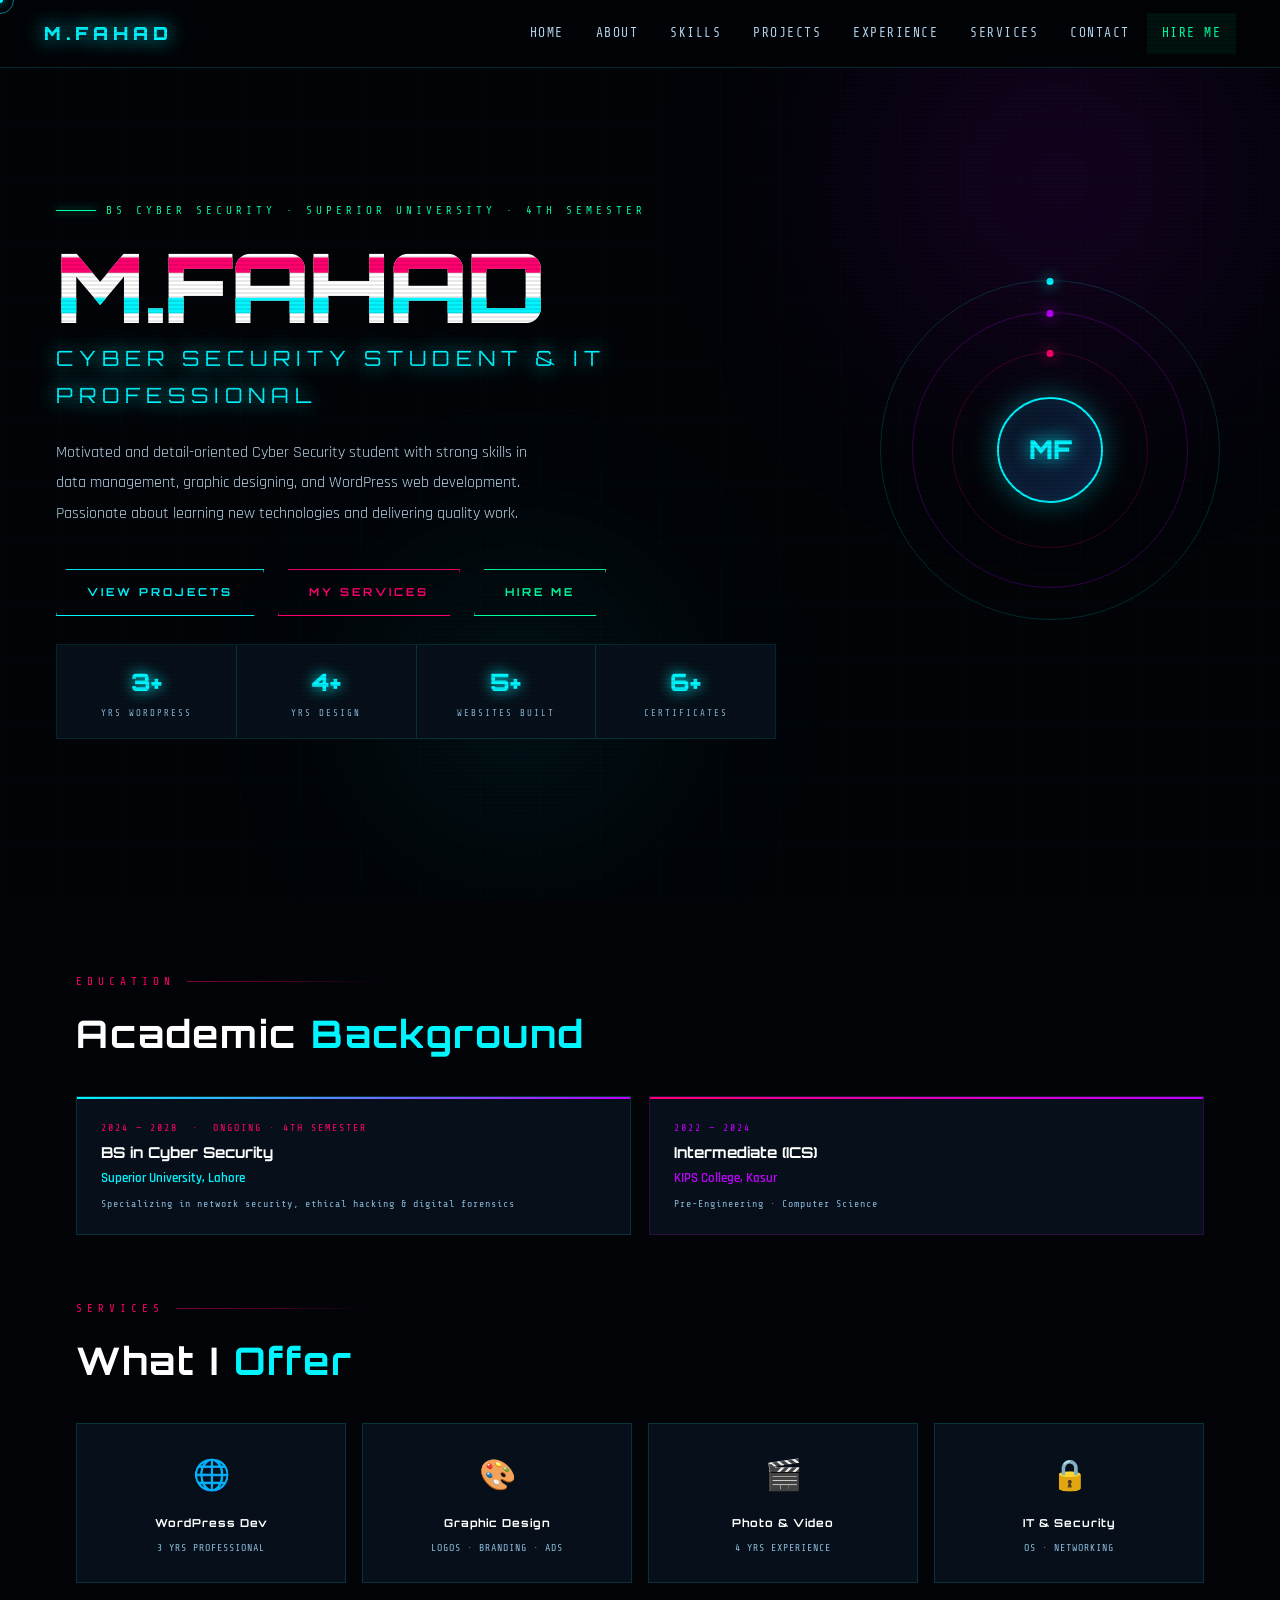
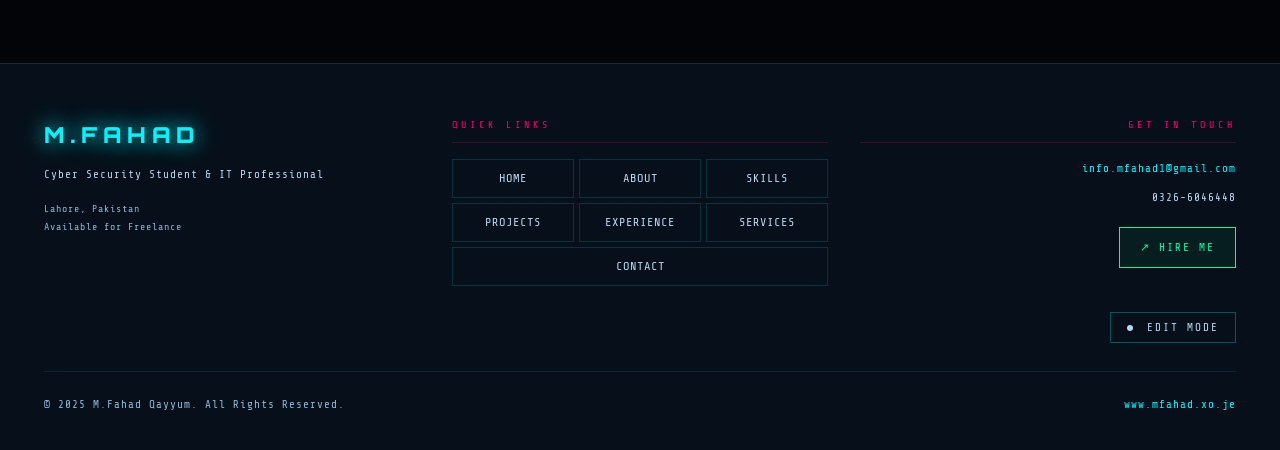
<file: index.html>
<!DOCTYPE html>
<html lang="en">
<head>
<meta charset="UTF-8"><meta name="viewport" content="width=device-width, initial-scale=1.0">
<title>M.Fahad Qayyum — Cyber Security Student & IT Professional</title>
<link rel="stylesheet" href="style.css">

</head>
<body>
<div class="cursor-dot" id="cdot"></div>
<div class="cursor-ring" id="cring"></div>

<nav>
  <a href="index.html" class="nav-logo">M.FAHAD</a>
  <ul class="nav-links">
    <li><a href="index.html" data-page="home">Home</a></li>
    <li><a href="about.html" data-page="about">About</a></li>
    <li><a href="skills.html" data-page="skills">Skills</a></li>
    <li><a href="projects.html" data-page="projects">Projects</a></li>
    <li><a href="experience.html" data-page="experience">Experience</a></li>
    <li><a href="services.html" data-page="services">Services</a></li>
    <li><a href="contact.html" data-page="contact">Contact</a></li>
    <li><a href="contact.html" class="nav-hire">Hire Me</a></li>
  </ul>
</nav>



<section id="hero">
  <div class="hero-bg a"></div>
  <div class="hero-bg b"></div>
  <div class="hero-content">
    <div class="hero-tag">BS CYBER SECURITY · SUPERIOR UNIVERSITY · 4TH SEMESTER</div>
    <h1 class="name" data-text="M.FAHAD" data-editable="hero_name">M.FAHAD</h1>
    <div class="hero-slogan" data-editable="hero_slogan">CYBER SECURITY STUDENT &amp; IT PROFESSIONAL</div>
    <p class="hero-desc" data-editable="hero_desc">Motivated and detail-oriented Cyber Security student with strong skills in data management, graphic designing, and WordPress web development. Passionate about learning new technologies and delivering quality work.</p>
    <div class="hero-btns">
      <a href="projects.html" class="btn-neon">View Projects</a>
      <a href="services.html" class="btn-neon pink">My Services</a>
      <a href="contact.html"  class="btn-neon green">Hire Me</a>
    </div>
    <div class="stats-strip">
      <div class="sstat"><div class="sstat-num" data-editable="s1n">3+</div><div class="sstat-lbl" data-editable="s1l">YRS WORDPRESS</div></div>
      <div class="sstat"><div class="sstat-num" data-editable="s2n">4+</div><div class="sstat-lbl" data-editable="s2l">YRS DESIGN</div></div>
      <div class="sstat"><div class="sstat-num" data-editable="s3n">5+</div><div class="sstat-lbl" data-editable="s3l">WEBSITES BUILT</div></div>
      <div class="sstat"><div class="sstat-num" data-editable="s4n">6+</div><div class="sstat-lbl" data-editable="s4l">CERTIFICATES</div></div>
    </div>
  </div>
  <div class="hero-geo">
    <div class="hring"><div class="hdot"></div></div>
    <div class="hring r2"><div class="hdot"></div></div>
    <div class="hring r3"><div class="hdot"></div></div>
    <div class="geo-mid"><div class="geo-av">MF</div></div>
  </div>
</section>

<!-- EDUCATION -->
<div style="position:relative;z-index:1;padding:72px 56px 0;max-width:1240px;margin:0 auto;">
  <div class="section-label">EDUCATION</div>
  <h2 class="page-title" style="font-size:clamp(22px,3vw,38px);margin-bottom:28px;">Academic <span>Background</span></h2>
  <div class="edu-strip" id="eduContainer">
    <div class="edu-card">
      <div style="position:absolute;top:0;left:0;right:0;height:2px;background:linear-gradient(to right,var(--cyan),var(--purple));"></div>
      <div class="item-actions"><button class="act-btn del" onclick="this.closest('.edu-card').remove()">✕ REMOVE</button></div>
      <div class="edu-year"   data-editable="edu1y">2024 — 2028 &nbsp;·&nbsp; ONGOING · 4TH SEMESTER</div>
      <div class="edu-degree" data-editable="edu1d">BS in Cyber Security</div>
      <div class="edu-inst"   data-editable="edu1i">Superior University, Lahore</div>
      <div class="edu-note"   data-editable="edu1n">Specializing in network security, ethical hacking &amp; digital forensics</div>
    </div>
    <div class="edu-card" style="border-color:rgba(191,0,255,0.18);">
      <div style="position:absolute;top:0;left:0;right:0;height:2px;background:linear-gradient(to right,var(--pink),var(--purple));"></div>
      <div class="item-actions"><button class="act-btn del" onclick="this.closest('.edu-card').remove()">✕ REMOVE</button></div>
      <div class="edu-year"   style="color:var(--purple);" data-editable="edu2y">2022 — 2024</div>
      <div class="edu-degree" data-editable="edu2d">Intermediate (ICS)</div>
      <div class="edu-inst"   style="color:var(--purple);" data-editable="edu2i">KIPS College, Kasur</div>
      <div class="edu-note"   data-editable="edu2n">Pre-Engineering · Computer Science</div>
    </div>
  </div>
  <div class="add-new-row">
    <button class="add-new-btn" onclick="openAddModal('edu')">+ ADD EDUCATION</button>
  </div>
</div>

<!-- SERVICES PREVIEW -->
<div style="position:relative;z-index:1;padding:64px 56px 0;max-width:1240px;margin:0 auto;">
  <div class="section-label">SERVICES</div>
  <h2 class="page-title" style="font-size:clamp(22px,3vw,38px);margin-bottom:28px;">What I <span>Offer</span></h2>
  <div style="display:grid;grid-template-columns:repeat(4,1fr);gap:16px;">
    <a href="services.html" class="cyber-card" style="text-align:center;text-decoration:none;display:block;padding:26px 16px;">
      <div style="font-size:30px;margin-bottom:12px;">🌐</div>
      <div style="font-family:'Orbitron',sans-serif;font-size:11px;font-weight:700;color:#fff;letter-spacing:1px;margin-bottom:5px;">WordPress Dev</div>
      <div style="font-family:'Share Tech Mono',monospace;font-size:10px;color:#8ab8d8;letter-spacing:1px;">3 YRS PROFESSIONAL</div>
    </a>
    <a href="services.html" class="cyber-card" style="text-align:center;text-decoration:none;display:block;padding:26px 16px;">
      <div style="font-size:30px;margin-bottom:12px;">🎨</div>
      <div style="font-family:'Orbitron',sans-serif;font-size:11px;font-weight:700;color:#fff;letter-spacing:1px;margin-bottom:5px;">Graphic Design</div>
      <div style="font-family:'Share Tech Mono',monospace;font-size:10px;color:#8ab8d8;letter-spacing:1px;">LOGOS · BRANDING · ADS</div>
    </a>
    <a href="services.html" class="cyber-card" style="text-align:center;text-decoration:none;display:block;padding:26px 16px;">
      <div style="font-size:30px;margin-bottom:12px;">🎬</div>
      <div style="font-family:'Orbitron',sans-serif;font-size:11px;font-weight:700;color:#fff;letter-spacing:1px;margin-bottom:5px;">Photo &amp; Video</div>
      <div style="font-family:'Share Tech Mono',monospace;font-size:10px;color:#8ab8d8;letter-spacing:1px;">4 YRS EXPERIENCE</div>
    </a>
    <a href="services.html" class="cyber-card" style="text-align:center;text-decoration:none;display:block;padding:26px 16px;">
      <div style="font-size:30px;margin-bottom:12px;">🔒</div>
      <div style="font-family:'Orbitron',sans-serif;font-size:11px;font-weight:700;color:#fff;letter-spacing:1px;margin-bottom:5px;">IT &amp; Security</div>
      <div style="font-family:'Share Tech Mono',monospace;font-size:10px;color:#8ab8d8;letter-spacing:1px;">OS · NETWORKING</div>
    </a>
  </div>
</div>


<footer style="position:relative;z-index:1;background:#07101a;border-top:1px solid rgba(0,245,255,0.15);padding:52px 44px 32px;margin-top:80px;">
  <div style="max-width:1240px;margin:0 auto;display:grid;grid-template-columns:1fr 1fr 1fr;gap:32px;align-items:start;">

    <div>
      <a href="index.html" style="font-family:'Orbitron',sans-serif;font-size:22px;font-weight:900;color:#00f5ff;letter-spacing:6px;text-shadow:0 0 20px #00f5ff,0 0 40px rgba(0,245,255,0.3);display:block;margin-bottom:10px;text-decoration:none;">M.FAHAD</a>
      <div style="font-family:'Share Tech Mono',monospace;font-size:11px;color:#b8d8f0;letter-spacing:1px;margin-bottom:16px;">Cyber Security Student &amp; IT Professional</div>
      <div style="font-family:'Share Tech Mono',monospace;font-size:10px;color:#8ab8d8;letter-spacing:1px;line-height:1.8;">Lahore, Pakistan<br>Available for Freelance</div>
    </div>

    <div>
      <div style="font-family:'Share Tech Mono',monospace;font-size:10px;color:#ff006e;letter-spacing:4px;text-transform:uppercase;margin-bottom:16px;padding-bottom:8px;border-bottom:1px solid rgba(255,0,110,0.2);">Quick Links</div>
      <div style="display:grid;grid-template-columns:1fr 1fr 1fr;gap:5px;">
        <a href="index.html" style="font-family:'Share Tech Mono',monospace;font-size:12px;color:#b8d8f0;text-decoration:none;letter-spacing:1px;text-transform:uppercase;padding:8px 6px;text-align:center;border:1px solid rgba(0,245,255,0.15);display:block;" onmouseover="this.style.color='#00f5ff';this.style.borderColor='rgba(0,245,255,0.5)';this.style.background='rgba(0,245,255,0.08)';this.style.textShadow='0 0 10px rgba(0,245,255,0.7)';" onmouseout="this.style.color='#b8d8f0';this.style.borderColor='rgba(0,245,255,0.15)';this.style.background='transparent';this.style.textShadow='none';">Home</a>
        <a href="about.html" style="font-family:'Share Tech Mono',monospace;font-size:12px;color:#b8d8f0;text-decoration:none;letter-spacing:1px;text-transform:uppercase;padding:8px 6px;text-align:center;border:1px solid rgba(0,245,255,0.15);display:block;" onmouseover="this.style.color='#00f5ff';this.style.borderColor='rgba(0,245,255,0.5)';this.style.background='rgba(0,245,255,0.08)';this.style.textShadow='0 0 10px rgba(0,245,255,0.7)';" onmouseout="this.style.color='#b8d8f0';this.style.borderColor='rgba(0,245,255,0.15)';this.style.background='transparent';this.style.textShadow='none';">About</a>
        <a href="skills.html" style="font-family:'Share Tech Mono',monospace;font-size:12px;color:#b8d8f0;text-decoration:none;letter-spacing:1px;text-transform:uppercase;padding:8px 6px;text-align:center;border:1px solid rgba(0,245,255,0.15);display:block;" onmouseover="this.style.color='#00f5ff';this.style.borderColor='rgba(0,245,255,0.5)';this.style.background='rgba(0,245,255,0.08)';this.style.textShadow='0 0 10px rgba(0,245,255,0.7)';" onmouseout="this.style.color='#b8d8f0';this.style.borderColor='rgba(0,245,255,0.15)';this.style.background='transparent';this.style.textShadow='none';">Skills</a>
        <a href="projects.html" style="font-family:'Share Tech Mono',monospace;font-size:12px;color:#b8d8f0;text-decoration:none;letter-spacing:1px;text-transform:uppercase;padding:8px 6px;text-align:center;border:1px solid rgba(0,245,255,0.15);display:block;" onmouseover="this.style.color='#00f5ff';this.style.borderColor='rgba(0,245,255,0.5)';this.style.background='rgba(0,245,255,0.08)';this.style.textShadow='0 0 10px rgba(0,245,255,0.7)';" onmouseout="this.style.color='#b8d8f0';this.style.borderColor='rgba(0,245,255,0.15)';this.style.background='transparent';this.style.textShadow='none';">Projects</a>
        <a href="experience.html" style="font-family:'Share Tech Mono',monospace;font-size:12px;color:#b8d8f0;text-decoration:none;letter-spacing:1px;text-transform:uppercase;padding:8px 6px;text-align:center;border:1px solid rgba(0,245,255,0.15);display:block;" onmouseover="this.style.color='#00f5ff';this.style.borderColor='rgba(0,245,255,0.5)';this.style.background='rgba(0,245,255,0.08)';this.style.textShadow='0 0 10px rgba(0,245,255,0.7)';" onmouseout="this.style.color='#b8d8f0';this.style.borderColor='rgba(0,245,255,0.15)';this.style.background='transparent';this.style.textShadow='none';">Experience</a>
        <a href="services.html" style="font-family:'Share Tech Mono',monospace;font-size:12px;color:#b8d8f0;text-decoration:none;letter-spacing:1px;text-transform:uppercase;padding:8px 6px;text-align:center;border:1px solid rgba(0,245,255,0.15);display:block;" onmouseover="this.style.color='#00f5ff';this.style.borderColor='rgba(0,245,255,0.5)';this.style.background='rgba(0,245,255,0.08)';this.style.textShadow='0 0 10px rgba(0,245,255,0.7)';" onmouseout="this.style.color='#b8d8f0';this.style.borderColor='rgba(0,245,255,0.15)';this.style.background='transparent';this.style.textShadow='none';">Services</a>
        <a href="contact.html" style="font-family:'Share Tech Mono',monospace;font-size:12px;color:#b8d8f0;text-decoration:none;letter-spacing:1px;text-transform:uppercase;padding:8px 6px;text-align:center;border:1px solid rgba(0,245,255,0.15);display:block; grid-column:1/-1;" onmouseover="this.style.color='#00f5ff';this.style.borderColor='rgba(0,245,255,0.5)';this.style.background='rgba(0,245,255,0.08)';this.style.textShadow='0 0 10px rgba(0,245,255,0.7)';" onmouseout="this.style.color='#b8d8f0';this.style.borderColor='rgba(0,245,255,0.15)';this.style.background='transparent';this.style.textShadow='none';">Contact</a>
      </div>
    </div>

    <div style="text-align:right;">
      <div style="font-family:'Share Tech Mono',monospace;font-size:10px;color:#ff006e;letter-spacing:4px;text-transform:uppercase;margin-bottom:16px;padding-bottom:8px;border-bottom:1px solid rgba(255,0,110,0.2);">Get In Touch</div>
      <p style="font-family:'Share Tech Mono',monospace;font-size:11px;color:#b8d8f0;letter-spacing:1px;margin-bottom:10px;"><a href="mailto:info.mfahad1@gmail.com" style="color:#00f5ff;text-decoration:none;">info.mfahad1@gmail.com</a></p>
      <p style="font-family:'Share Tech Mono',monospace;font-size:11px;color:#b8d8f0;letter-spacing:1px;margin-bottom:20px;"><a href="tel:03266046448" style="color:#b8d8f0;text-decoration:none;">0326-6046448</a></p>
      <a href="contact.html" style="font-family:'Share Tech Mono',monospace;font-size:11px;letter-spacing:2px;padding:10px 20px;border:1px solid #00ff9f;color:#00ff9f;background:rgba(0,255,159,0.06);text-decoration:none;display:inline-block;" onmouseover="this.style.background='rgba(0,255,159,0.15)';this.style.boxShadow='0 0 18px rgba(0,255,159,0.3)';" onmouseout="this.style.background='rgba(0,255,159,0.06)';this.style.boxShadow='none';">↗ HIRE ME</a>
      <br><br>
      <button class="footer-edit-btn" id="footerEditBtn" style="font-family:'Share Tech Mono',monospace;font-size:11px;letter-spacing:2px;padding:8px 16px;border:1px solid rgba(0,245,255,0.3);color:#b8d8f0;background:transparent;cursor:pointer;">
        <span class="edit-dot" style="width:6px;height:6px;border-radius:50%;background:currentColor;display:inline-block;margin-right:6px;"></span><span class="eb-text">EDIT MODE</span>
      </button>
    </div>

  </div>
  <div style="max-width:1240px;margin:28px auto 0;padding-top:18px;border-top:1px solid rgba(0,245,255,0.1);display:flex;justify-content:space-between;align-items:center;flex-wrap:wrap;gap:12px;">
    <p style="font-family:'Share Tech Mono',monospace;font-size:11px;color:#8ab8d8;letter-spacing:1px;">&copy; 2025 M.Fahad Qayyum. All Rights Reserved.</p>
    <p><a href="https://mfahad.xo.je" target="_blank" style="font-family:'Share Tech Mono',monospace;font-size:11px;color:#00f5ff;text-decoration:none;letter-spacing:1px;">www.mfahad.xo.je</a></p>
  </div>
</footer>

<!-- LOGIN -->
<div id="loginOverlay">
  <div class="login-box">
    <div class="login-title">// ADMIN ACCESS</div>
    <div class="login-sub">ENTER CREDENTIALS TO EDIT PORTFOLIO</div>
    <div class="login-field"><label>USERNAME</label><input type="text" id="loginUser" placeholder="username" autocomplete="off"></div>
    <div class="login-field"><label>PASSWORD</label><input type="password" id="loginPass" placeholder="••••••••" autocomplete="off"></div>
    <div class="login-err" id="loginErr"></div>
    <button class="login-submit" id="loginSubmitBtn"><span>↗ AUTHENTICATE</span></button>
    <button class="login-cancel" id="loginCancelBtn">CANCEL</button>
  </div>
</div>
<!-- ADD MODAL -->
<div id="addModal">
  <div class="modal-box">
    <div class="modal-title" id="modalTitle">Add <span>Item</span></div>
    <div id="modalFields"></div>
    <div class="modal-btns">
      <button class="modal-save" id="modalSaveBtn"><span>↗ SAVE</span></button>
      <button class="modal-cancel" id="modalCancelBtn">CANCEL</button>
    </div>
  </div>
</div>
<!-- DETAIL PANEL -->
<div class="detail-panel" id="detailPanel">
  <button class="dp-close" id="dpCloseBtn">✕</button>
  <div class="dp-tag"></div>
  <div class="dp-title"></div>
  <img class="dp-img" alt="" style="display:none;">
  <div class="dp-desc"></div>
  <div class="dp-tags"></div>
  <div id="dpRows"></div>
</div>

<script src="script.js"></script>
<script>
portfolioInit('index');


</script>
</body>
</html>
</file>
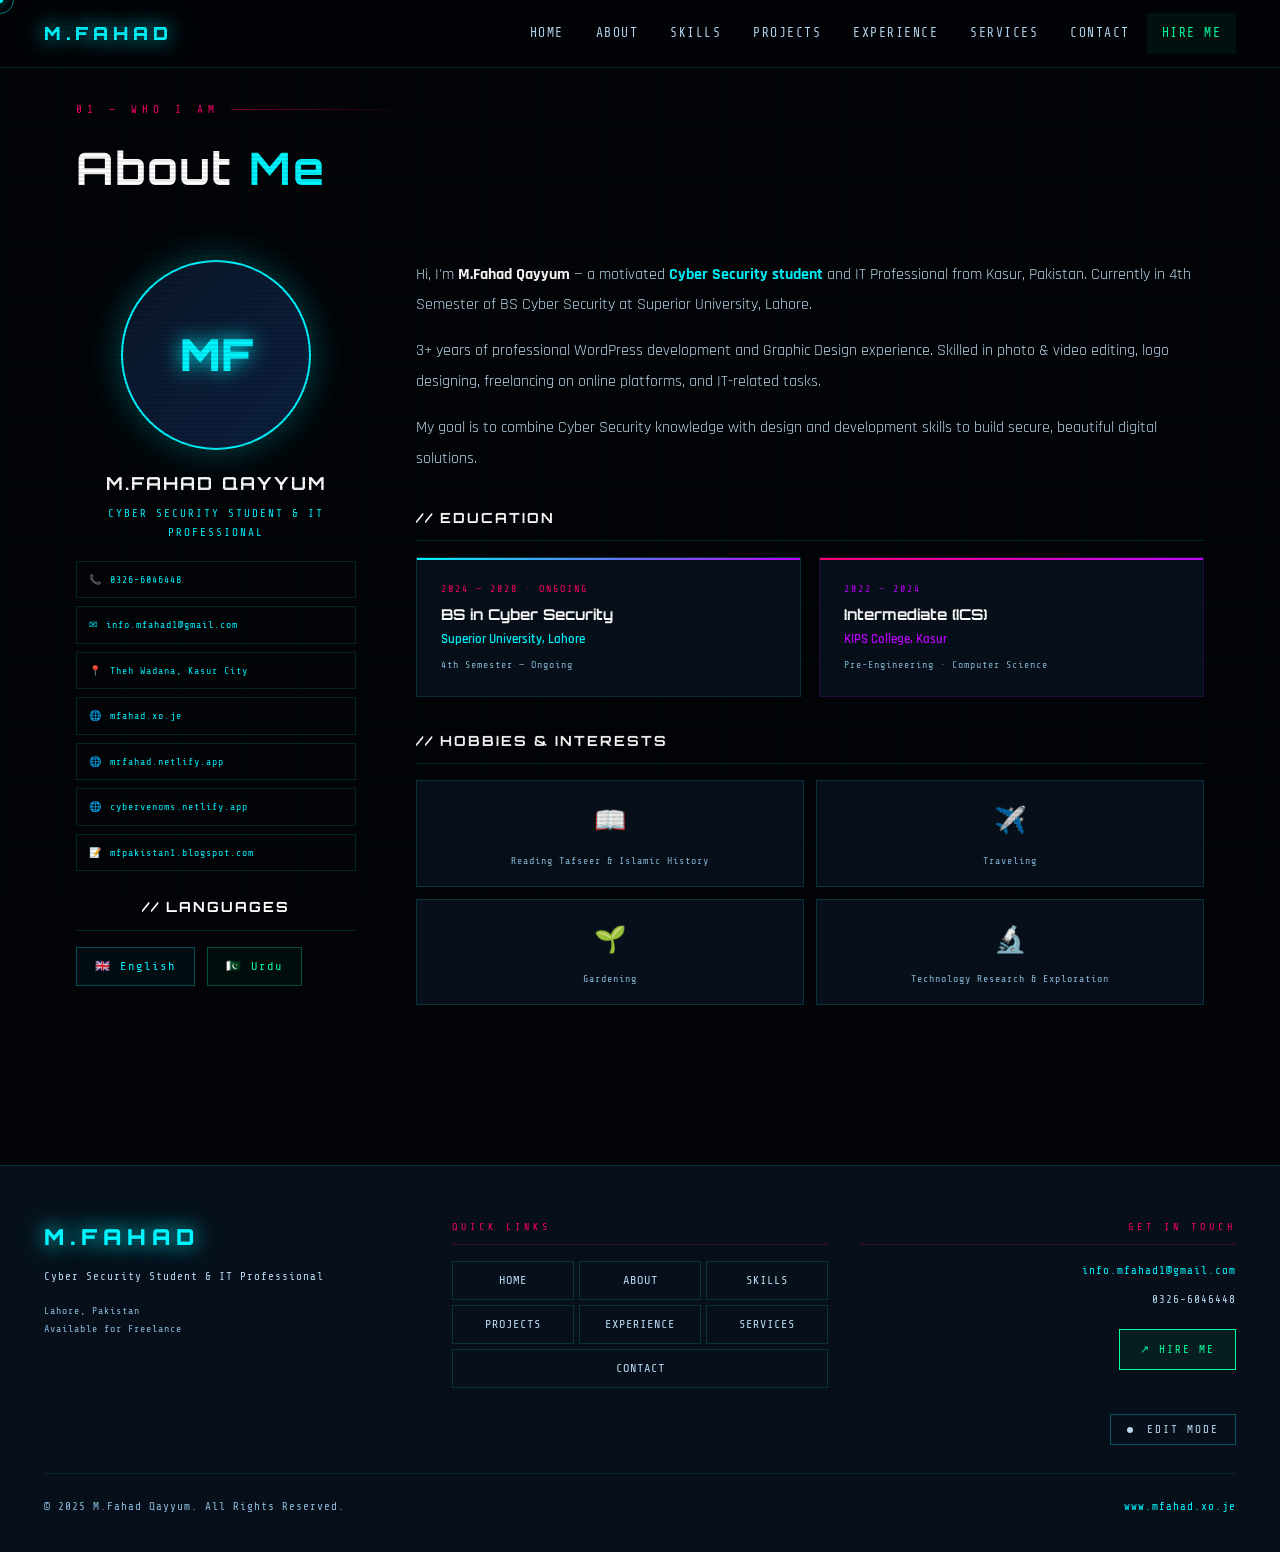
<file: about.html>
<!DOCTYPE html>
<html lang="en">
<head>
<meta charset="UTF-8"><meta name="viewport" content="width=device-width,initial-scale=1.0">
<title>M.Fahad — About Me</title>
<link rel="stylesheet" href="style.css">
</head>
<body>
<div class="cursor-dot" id="cdot"></div>
<div class="cursor-ring" id="cring"></div>
<nav>
  <a href="index.html" class="nav-logo">M.FAHAD</a>
  <ul class="nav-links">
    <li><a href="index.html" data-page="home">Home</a></li>
    <li><a href="about.html" data-page="about">About</a></li>
    <li><a href="skills.html" data-page="skills">Skills</a></li>
    <li><a href="projects.html" data-page="projects">Projects</a></li>
    <li><a href="experience.html" data-page="experience">Experience</a></li>
    <li><a href="services.html" data-page="services">Services</a></li>
    <li><a href="contact.html" data-page="contact">Contact</a></li>
    <li><a href="contact.html" class="nav-hire">Hire Me</a></li>
  </ul>
</nav>


<div class="page-wrap">
  <div class="section-label">01 — WHO I AM</div>
  <h1 class="page-title">About <span>Me</span></h1>
  <div class="about-grid">
    <div class="av-box">
      <div class="av-photo-wrap" id="avPhotoWrap">
        <div class="av-photo-initials">MF</div>
        <div class="av-photo-edit" onclick="triggerPhotoUpload()" title="Update Photo">📷</div>
      </div>
      <input type="file" id="photoFileInput" accept="image/*" style="display:none" onchange="handlePhotoUpload(this)">
      <div class="av-name" data-editable="av_name">M.FAHAD QAYYUM</div>
      <div class="av-role" data-editable="av_role">CYBER SECURITY STUDENT &amp; IT PROFESSIONAL</div>
      <div class="av-links" id="contactLinks">
        <div class="av-link"><span>📞</span><span data-editable="ct_phone">0326-6046448</span></div>
        <div class="av-link"><span>✉</span><span data-editable="ct_email">info.mfahad1@gmail.com</span></div>
        <div class="av-link"><span>📍</span><span data-editable="ct_addr">Theh Wadana, Kasur City</span></div>
        <a href="https://mfahad.xo.je"           target="_blank" class="av-link"><span>🌐</span><span data-editable="ct_w1">mfahad.xo.je</span></a>
        <a href="https://mrfahad.netlify.app"     target="_blank" class="av-link"><span>🌐</span><span data-editable="ct_w2">mrfahad.netlify.app</span></a>
        <a href="https://cybervenoms.netlify.app" target="_blank" class="av-link"><span>🌐</span><span data-editable="ct_w3">cybervenoms.netlify.app</span></a>
        <a href="https://mfpakistan1.blogspot.com" target="_blank" class="av-link"><span>📝</span><span data-editable="ct_w4">mfpakistan1.blogspot.com</span></a>
      </div>
      <div class="add-new-row" style="justify-content:center;">
        <button class="add-new-btn" style="font-size:10px;" onclick="addWebsite()">+ ADD WEBSITE</button>
      </div>
      <div style="margin-top:24px;">
        <div class="skills-title">// LANGUAGES</div>
        <div class="lang-strip" id="langContainer">
          <span class="lang-pill" data-editable="lng1">🇬🇧 English</span>
          <span class="lang-pill" style="color:var(--green);border-color:rgba(0,255,159,0.28);background:rgba(0,255,159,0.04);" data-editable="lng2">🇵🇰 Urdu</span>
        </div>
        <div class="add-new-row"><button class="add-new-btn" style="font-size:10px;" onclick="addLanguage()">+ ADD LANGUAGE</button></div>
      </div>
    </div>
    <div>
      <p class="bio-text" data-editable="bio1">Hi, I'm <strong style="color:#fff">M.Fahad Qayyum</strong> — a motivated <strong style="color:var(--cyan)">Cyber Security student</strong> and IT Professional from Kasur, Pakistan. Currently in 4th Semester of BS Cyber Security at Superior University, Lahore.</p>
      <p class="bio-text" data-editable="bio2">3+ years of professional WordPress development and Graphic Design experience. Skilled in photo &amp; video editing, logo designing, freelancing on online platforms, and IT-related tasks.</p>
      <p class="bio-text" data-editable="bio3">My goal is to combine Cyber Security knowledge with design and development skills to build secure, beautiful digital solutions.</p>
      <div style="margin-top:32px;">
        <div class="skills-title">// EDUCATION</div>
        <div class="edu-strip" id="eduContainer" style="margin-top:14px;">
          <div class="edu-card">
            <div style="position:absolute;top:0;left:0;right:0;height:2px;background:linear-gradient(to right,var(--cyan),var(--purple));"></div>
            <div class="item-actions"><button class="act-btn del" onclick="this.closest('.edu-card').remove()">✕</button></div>
            <div class="edu-year"   data-editable="abt_e1y">2024 — 2028 · ONGOING</div>
            <div class="edu-degree" data-editable="abt_e1d">BS in Cyber Security</div>
            <div class="edu-inst"   data-editable="abt_e1i">Superior University, Lahore</div>
            <div class="edu-note"   data-editable="abt_e1n">4th Semester — Ongoing</div>
          </div>
          <div class="edu-card" style="border-color:rgba(191,0,255,0.18);">
            <div style="position:absolute;top:0;left:0;right:0;height:2px;background:linear-gradient(to right,var(--pink),var(--purple));"></div>
            <div class="item-actions"><button class="act-btn del" onclick="this.closest('.edu-card').remove()">✕</button></div>
            <div class="edu-year"   style="color:var(--purple);" data-editable="abt_e2y">2022 — 2024</div>
            <div class="edu-degree" data-editable="abt_e2d">Intermediate (ICS)</div>
            <div class="edu-inst"   style="color:var(--purple);" data-editable="abt_e2i">KIPS College, Kasur</div>
            <div class="edu-note"   data-editable="abt_e2n">Pre-Engineering · Computer Science</div>
          </div>
        </div>
        <div class="add-new-row"><button class="add-new-btn" onclick="openAddModal('edu')">+ ADD EDUCATION</button></div>
      </div>
      <div style="margin-top:32px;">
        <div class="skills-title">// HOBBIES &amp; INTERESTS</div>
        <div class="hobbies-grid" id="hobbiesContainer">
          <div class="hobby-card"><div class="item-actions" style="justify-content:center;"><button class="act-btn del" onclick="this.closest('.hobby-card').remove()">✕</button></div><span class="hobby-icon" data-editable="hb1i">📖</span><div class="hobby-name" data-editable="hb1n">Reading Tafseer &amp; Islamic History</div></div>
          <div class="hobby-card"><div class="item-actions" style="justify-content:center;"><button class="act-btn del" onclick="this.closest('.hobby-card').remove()">✕</button></div><span class="hobby-icon" data-editable="hb2i">✈️</span><div class="hobby-name" data-editable="hb2n">Traveling</div></div>
          <div class="hobby-card"><div class="item-actions" style="justify-content:center;"><button class="act-btn del" onclick="this.closest('.hobby-card').remove()">✕</button></div><span class="hobby-icon" data-editable="hb3i">🌱</span><div class="hobby-name" data-editable="hb3n">Gardening</div></div>
          <div class="hobby-card"><div class="item-actions" style="justify-content:center;"><button class="act-btn del" onclick="this.closest('.hobby-card').remove()">✕</button></div><span class="hobby-icon" data-editable="hb4i">🔬</span><div class="hobby-name" data-editable="hb4n">Technology Research &amp; Exploration</div></div>
        </div>
        <div class="add-new-row"><button class="add-new-btn" onclick="openAddModal('hobby')">+ ADD HOBBY</button></div>
      </div>
    </div>
  </div>
</div>

<footer style="position:relative;z-index:1;background:#07101a;border-top:1px solid rgba(0,245,255,0.15);padding:52px 44px 32px;margin-top:80px;">
  <div style="max-width:1240px;margin:0 auto;display:grid;grid-template-columns:1fr 1fr 1fr;gap:32px;align-items:start;">

    <div>
      <a href="index.html" style="font-family:'Orbitron',sans-serif;font-size:22px;font-weight:900;color:#00f5ff;letter-spacing:6px;text-shadow:0 0 20px #00f5ff,0 0 40px rgba(0,245,255,0.3);display:block;margin-bottom:10px;text-decoration:none;">M.FAHAD</a>
      <div style="font-family:'Share Tech Mono',monospace;font-size:11px;color:#b8d8f0;letter-spacing:1px;margin-bottom:16px;">Cyber Security Student &amp; IT Professional</div>
      <div style="font-family:'Share Tech Mono',monospace;font-size:10px;color:#8ab8d8;letter-spacing:1px;line-height:1.8;">Lahore, Pakistan<br>Available for Freelance</div>
    </div>

    <div>
      <div style="font-family:'Share Tech Mono',monospace;font-size:10px;color:#ff006e;letter-spacing:4px;text-transform:uppercase;margin-bottom:16px;padding-bottom:8px;border-bottom:1px solid rgba(255,0,110,0.2);">Quick Links</div>
      <div style="display:grid;grid-template-columns:1fr 1fr 1fr;gap:5px;">
        <a href="index.html" style="font-family:'Share Tech Mono',monospace;font-size:12px;color:#b8d8f0;text-decoration:none;letter-spacing:1px;text-transform:uppercase;padding:8px 6px;text-align:center;border:1px solid rgba(0,245,255,0.15);display:block;" onmouseover="this.style.color='#00f5ff';this.style.borderColor='rgba(0,245,255,0.5)';this.style.background='rgba(0,245,255,0.08)';this.style.textShadow='0 0 10px rgba(0,245,255,0.7)';" onmouseout="this.style.color='#b8d8f0';this.style.borderColor='rgba(0,245,255,0.15)';this.style.background='transparent';this.style.textShadow='none';">Home</a>
        <a href="about.html" style="font-family:'Share Tech Mono',monospace;font-size:12px;color:#b8d8f0;text-decoration:none;letter-spacing:1px;text-transform:uppercase;padding:8px 6px;text-align:center;border:1px solid rgba(0,245,255,0.15);display:block;" onmouseover="this.style.color='#00f5ff';this.style.borderColor='rgba(0,245,255,0.5)';this.style.background='rgba(0,245,255,0.08)';this.style.textShadow='0 0 10px rgba(0,245,255,0.7)';" onmouseout="this.style.color='#b8d8f0';this.style.borderColor='rgba(0,245,255,0.15)';this.style.background='transparent';this.style.textShadow='none';">About</a>
        <a href="skills.html" style="font-family:'Share Tech Mono',monospace;font-size:12px;color:#b8d8f0;text-decoration:none;letter-spacing:1px;text-transform:uppercase;padding:8px 6px;text-align:center;border:1px solid rgba(0,245,255,0.15);display:block;" onmouseover="this.style.color='#00f5ff';this.style.borderColor='rgba(0,245,255,0.5)';this.style.background='rgba(0,245,255,0.08)';this.style.textShadow='0 0 10px rgba(0,245,255,0.7)';" onmouseout="this.style.color='#b8d8f0';this.style.borderColor='rgba(0,245,255,0.15)';this.style.background='transparent';this.style.textShadow='none';">Skills</a>
        <a href="projects.html" style="font-family:'Share Tech Mono',monospace;font-size:12px;color:#b8d8f0;text-decoration:none;letter-spacing:1px;text-transform:uppercase;padding:8px 6px;text-align:center;border:1px solid rgba(0,245,255,0.15);display:block;" onmouseover="this.style.color='#00f5ff';this.style.borderColor='rgba(0,245,255,0.5)';this.style.background='rgba(0,245,255,0.08)';this.style.textShadow='0 0 10px rgba(0,245,255,0.7)';" onmouseout="this.style.color='#b8d8f0';this.style.borderColor='rgba(0,245,255,0.15)';this.style.background='transparent';this.style.textShadow='none';">Projects</a>
        <a href="experience.html" style="font-family:'Share Tech Mono',monospace;font-size:12px;color:#b8d8f0;text-decoration:none;letter-spacing:1px;text-transform:uppercase;padding:8px 6px;text-align:center;border:1px solid rgba(0,245,255,0.15);display:block;" onmouseover="this.style.color='#00f5ff';this.style.borderColor='rgba(0,245,255,0.5)';this.style.background='rgba(0,245,255,0.08)';this.style.textShadow='0 0 10px rgba(0,245,255,0.7)';" onmouseout="this.style.color='#b8d8f0';this.style.borderColor='rgba(0,245,255,0.15)';this.style.background='transparent';this.style.textShadow='none';">Experience</a>
        <a href="services.html" style="font-family:'Share Tech Mono',monospace;font-size:12px;color:#b8d8f0;text-decoration:none;letter-spacing:1px;text-transform:uppercase;padding:8px 6px;text-align:center;border:1px solid rgba(0,245,255,0.15);display:block;" onmouseover="this.style.color='#00f5ff';this.style.borderColor='rgba(0,245,255,0.5)';this.style.background='rgba(0,245,255,0.08)';this.style.textShadow='0 0 10px rgba(0,245,255,0.7)';" onmouseout="this.style.color='#b8d8f0';this.style.borderColor='rgba(0,245,255,0.15)';this.style.background='transparent';this.style.textShadow='none';">Services</a>
        <a href="contact.html" style="font-family:'Share Tech Mono',monospace;font-size:12px;color:#b8d8f0;text-decoration:none;letter-spacing:1px;text-transform:uppercase;padding:8px 6px;text-align:center;border:1px solid rgba(0,245,255,0.15);display:block; grid-column:1/-1;" onmouseover="this.style.color='#00f5ff';this.style.borderColor='rgba(0,245,255,0.5)';this.style.background='rgba(0,245,255,0.08)';this.style.textShadow='0 0 10px rgba(0,245,255,0.7)';" onmouseout="this.style.color='#b8d8f0';this.style.borderColor='rgba(0,245,255,0.15)';this.style.background='transparent';this.style.textShadow='none';">Contact</a>
      </div>
    </div>

    <div style="text-align:right;">
      <div style="font-family:'Share Tech Mono',monospace;font-size:10px;color:#ff006e;letter-spacing:4px;text-transform:uppercase;margin-bottom:16px;padding-bottom:8px;border-bottom:1px solid rgba(255,0,110,0.2);">Get In Touch</div>
      <p style="font-family:'Share Tech Mono',monospace;font-size:11px;color:#b8d8f0;letter-spacing:1px;margin-bottom:10px;"><a href="mailto:info.mfahad1@gmail.com" style="color:#00f5ff;text-decoration:none;">info.mfahad1@gmail.com</a></p>
      <p style="font-family:'Share Tech Mono',monospace;font-size:11px;color:#b8d8f0;letter-spacing:1px;margin-bottom:20px;"><a href="tel:03266046448" style="color:#b8d8f0;text-decoration:none;">0326-6046448</a></p>
      <a href="contact.html" style="font-family:'Share Tech Mono',monospace;font-size:11px;letter-spacing:2px;padding:10px 20px;border:1px solid #00ff9f;color:#00ff9f;background:rgba(0,255,159,0.06);text-decoration:none;display:inline-block;" onmouseover="this.style.background='rgba(0,255,159,0.15)';this.style.boxShadow='0 0 18px rgba(0,255,159,0.3)';" onmouseout="this.style.background='rgba(0,255,159,0.06)';this.style.boxShadow='none';">↗ HIRE ME</a>
      <br><br>
      <button class="footer-edit-btn" id="footerEditBtn" style="font-family:'Share Tech Mono',monospace;font-size:11px;letter-spacing:2px;padding:8px 16px;border:1px solid rgba(0,245,255,0.3);color:#b8d8f0;background:transparent;cursor:pointer;">
        <span class="edit-dot" style="width:6px;height:6px;border-radius:50%;background:currentColor;display:inline-block;margin-right:6px;"></span><span class="eb-text">EDIT MODE</span>
      </button>
    </div>

  </div>
  <div style="max-width:1240px;margin:28px auto 0;padding-top:18px;border-top:1px solid rgba(0,245,255,0.1);display:flex;justify-content:space-between;align-items:center;flex-wrap:wrap;gap:12px;">
    <p style="font-family:'Share Tech Mono',monospace;font-size:11px;color:#8ab8d8;letter-spacing:1px;">&copy; 2025 M.Fahad Qayyum. All Rights Reserved.</p>
    <p><a href="https://mfahad.xo.je" target="_blank" style="font-family:'Share Tech Mono',monospace;font-size:11px;color:#00f5ff;text-decoration:none;letter-spacing:1px;">www.mfahad.xo.je</a></p>
  </div>
</footer>

<!-- LOGIN -->
<div id="loginOverlay">
  <div class="login-box">
    <div class="login-title">// ADMIN ACCESS</div>
    <div class="login-sub">ENTER CREDENTIALS TO EDIT PORTFOLIO</div>
    <div class="login-field"><label>USERNAME</label><input type="text" id="loginUser" placeholder="username" autocomplete="off"></div>
    <div class="login-field"><label>PASSWORD</label><input type="password" id="loginPass" placeholder="••••••••" autocomplete="off"></div>
    <div class="login-err" id="loginErr"></div>
    <button class="login-submit" id="loginSubmitBtn"><span>↗ AUTHENTICATE</span></button>
    <button class="login-cancel" id="loginCancelBtn">CANCEL</button>
  </div>
</div>
<!-- ADD MODAL -->
<div id="addModal">
  <div class="modal-box">
    <div class="modal-title" id="modalTitle">Add <span>Item</span></div>
    <div id="modalFields"></div>
    <div class="modal-btns">
      <button class="modal-save" id="modalSaveBtn"><span>↗ SAVE</span></button>
      <button class="modal-cancel" id="modalCancelBtn">CANCEL</button>
    </div>
  </div>
</div>
<!-- DETAIL PANEL -->
<div class="detail-panel" id="detailPanel">
  <button class="dp-close" id="dpCloseBtn">✕</button>
  <div class="dp-tag"></div>
  <div class="dp-title"></div>
  <img class="dp-img" alt="" style="display:none;">
  <div class="dp-desc"></div>
  <div class="dp-tags"></div>
  <div id="dpRows"></div>
</div>

<script src="script.js"></script>
<script>portfolioInit('about');
function addWebsite(){if(!EDIT_MODE)return;const u=prompt('Website URL:','https://');if(!u||u==='https://')return;const l=u.replace(/^https?:\/\//,'');const d=document.createElement('a');d.href=u;d.target='_blank';d.className='av-link';d.innerHTML='<span>🌐</span><span>'+l+'</span><button class="act-btn del" style="margin-left:auto;padding:2px 6px;" onclick="this.closest('a').remove()">✕</button>';document.getElementById('contactLinks').appendChild(d);}
function addLanguage(){if(!EDIT_MODE)return;const l=prompt('Language name:');if(!l)return;const el=document.createElement('span');el.className='lang-pill';el.textContent=l;el.style.cssText='color:var(--yellow);border-color:rgba(255,234,0,0.28);background:rgba(255,234,0,0.04);';document.getElementById('langContainer').appendChild(el);}

</script>
</body>
</html>
</file>
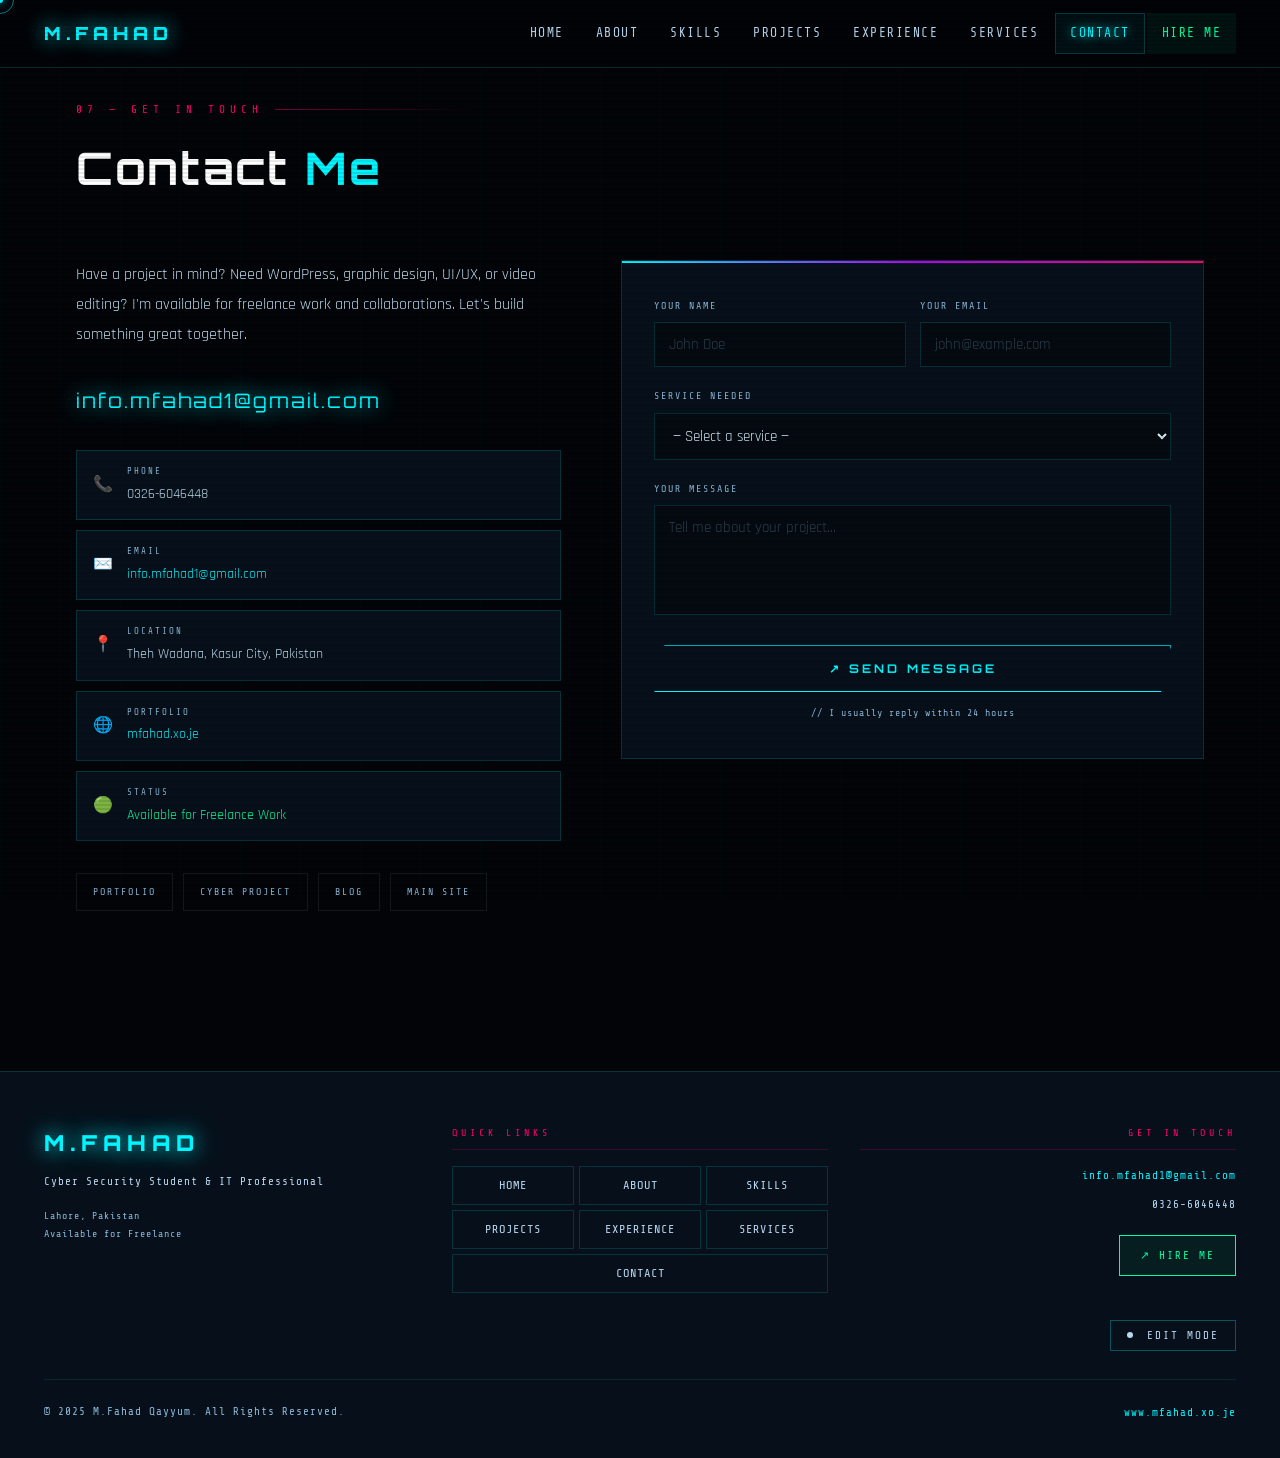
<file: contact.html>
<!DOCTYPE html>
<html lang="en">
<head>
<meta charset="UTF-8"><meta name="viewport" content="width=device-width,initial-scale=1.0">
<title>M.Fahad — Contact</title>
<link rel="stylesheet" href="style.css">
</head>
<body>
<div class="cursor-dot" id="cdot"></div>
<div class="cursor-ring" id="cring"></div>
<nav>
  <a href="index.html" class="nav-logo">M.FAHAD</a>
  <ul class="nav-links">
    <li><a href="index.html" data-page="home">Home</a></li>
    <li><a href="about.html" data-page="about">About</a></li>
    <li><a href="skills.html" data-page="skills">Skills</a></li>
    <li><a href="projects.html" data-page="projects">Projects</a></li>
    <li><a href="experience.html" data-page="experience">Experience</a></li>
    <li><a href="services.html" data-page="services">Services</a></li>
    <li><a href="contact.html" data-page="contact">Contact</a></li>
    <li><a href="contact.html" class="nav-hire">Hire Me</a></li>
  </ul>
</nav>


<div class="page-wrap">
  <div class="section-label">07 — GET IN TOUCH</div>
  <h1 class="page-title">Contact <span>Me</span></h1>
  <div class="contact-wrap">
    <div>
      <p class="contact-intro" data-editable="ct_intro">Have a project in mind? Need WordPress, graphic design, UI/UX, or video editing? I'm available for freelance work and collaborations. Let's build something great together.</p>
      <a href="mailto:info.mfahad1@gmail.com" class="contact-email-big" data-editable="ct_email">info.mfahad1@gmail.com</a>
      <div class="info-list">
        <div class="info-row"><div class="info-icon">📞</div><div><span class="info-label">PHONE</span><div class="info-val" data-editable="ct_ph">0326-6046448</div></div></div>
        <div class="info-row"><div class="info-icon">✉️</div><div><span class="info-label">EMAIL</span><div class="info-val"><a href="mailto:info.mfahad1@gmail.com">info.mfahad1@gmail.com</a></div></div></div>
        <div class="info-row"><div class="info-icon">📍</div><div><span class="info-label">LOCATION</span><div class="info-val" data-editable="ct_loc">Theh Wadana, Kasur City, Pakistan</div></div></div>
        <div class="info-row"><div class="info-icon">🌐</div><div><span class="info-label">PORTFOLIO</span><div class="info-val"><a href="https://mfahad.xo.je" target="_blank">mfahad.xo.je</a></div></div></div>
        <div class="info-row"><div class="info-icon">🟢</div><div><span class="info-label">STATUS</span><div class="info-val" style="color:var(--green);" data-editable="ct_status">Available for Freelance Work</div></div></div>
      </div>
      <div class="social-row">
        <a href="https://mrfahad.netlify.app"     target="_blank" class="soc-btn">PORTFOLIO</a>
        <a href="https://cybervenoms.netlify.app"  target="_blank" class="soc-btn">CYBER PROJECT</a>
        <a href="https://mfpakistan1.blogspot.com" target="_blank" class="soc-btn">BLOG</a>
        <a href="https://mfahad.xo.je"            target="_blank" class="soc-btn">MAIN SITE</a>
      </div>
    </div>
    <div class="contact-form">
      <form id="contactForm" action="https://api.web3forms.com/submit" method="POST" onsubmit="handleFormSubmit(event)">
        <input type="hidden" name="access_key" value="bbc3ee62-3e20-4a64-b081-4c5b3a9c28b7">
        <input type="hidden" name="subject" value="New Message — M.Fahad Portfolio">
        <input type="hidden" name="from_name" value="M.Fahad Portfolio">
        <input type="checkbox" name="botcheck" style="display:none;">
        <div class="form-row two">
          <div><label class="flabel">Your Name</label><input type="text" name="name" class="finput" placeholder="John Doe" required></div>
          <div><label class="flabel">Your Email</label><input type="email" name="email" class="finput" placeholder="john@example.com" required></div>
        </div>
        <div class="form-row"><label class="flabel">Service Needed</label>
          <select name="service" class="finput">
            <option value="">— Select a service —</option>
            <option>WordPress Development</option><option>Graphic Design</option>
            <option>UI/UX Design</option><option>Photo &amp; Video Editing</option>
            <option>HTML/CSS Website</option><option>IT Support / OS</option>
            <option>Data Entry</option><option>Other</option>
          </select>
        </div>
        <div class="form-row"><label class="flabel">Your Message</label><textarea name="message" class="finput" placeholder="Tell me about your project..." required></textarea></div>
        <button type="submit" class="form-submit" id="submitBtn"><span>↗ SEND MESSAGE</span></button>
        <div class="form-note">// I usually reply within 24 hours</div>
        <div id="smsg" style="display:none;background:rgba(0,255,159,0.06);border:1px solid rgba(0,255,159,0.28);padding:14px;text-align:center;font-family:'Share Tech Mono',monospace;font-size:11px;color:#00ff9f;letter-spacing:2px;margin-top:12px;">✓ MESSAGE SENT — I'LL BE IN TOUCH SOON!</div>
        <div id="errmsg" style="display:none;background:rgba(255,0,110,0.06);border:1px solid rgba(255,0,110,0.28);padding:14px;text-align:center;font-family:'Share Tech Mono',monospace;font-size:11px;color:#ff006e;letter-spacing:2px;margin-top:12px;">✕ SOMETHING WENT WRONG. PLEASE TRY AGAIN.</div>
      </form>
    </div>
  </div>
</div>

<footer style="position:relative;z-index:1;background:#07101a;border-top:1px solid rgba(0,245,255,0.15);padding:52px 44px 32px;margin-top:80px;">
  <div style="max-width:1240px;margin:0 auto;display:grid;grid-template-columns:1fr 1fr 1fr;gap:32px;align-items:start;">

    <div>
      <a href="index.html" style="font-family:'Orbitron',sans-serif;font-size:22px;font-weight:900;color:#00f5ff;letter-spacing:6px;text-shadow:0 0 20px #00f5ff,0 0 40px rgba(0,245,255,0.3);display:block;margin-bottom:10px;text-decoration:none;">M.FAHAD</a>
      <div style="font-family:'Share Tech Mono',monospace;font-size:11px;color:#b8d8f0;letter-spacing:1px;margin-bottom:16px;">Cyber Security Student &amp; IT Professional</div>
      <div style="font-family:'Share Tech Mono',monospace;font-size:10px;color:#8ab8d8;letter-spacing:1px;line-height:1.8;">Lahore, Pakistan<br>Available for Freelance</div>
    </div>

    <div>
      <div style="font-family:'Share Tech Mono',monospace;font-size:10px;color:#ff006e;letter-spacing:4px;text-transform:uppercase;margin-bottom:16px;padding-bottom:8px;border-bottom:1px solid rgba(255,0,110,0.2);">Quick Links</div>
      <div style="display:grid;grid-template-columns:1fr 1fr 1fr;gap:5px;">
        <a href="index.html" style="font-family:'Share Tech Mono',monospace;font-size:12px;color:#b8d8f0;text-decoration:none;letter-spacing:1px;text-transform:uppercase;padding:8px 6px;text-align:center;border:1px solid rgba(0,245,255,0.15);display:block;" onmouseover="this.style.color='#00f5ff';this.style.borderColor='rgba(0,245,255,0.5)';this.style.background='rgba(0,245,255,0.08)';this.style.textShadow='0 0 10px rgba(0,245,255,0.7)';" onmouseout="this.style.color='#b8d8f0';this.style.borderColor='rgba(0,245,255,0.15)';this.style.background='transparent';this.style.textShadow='none';">Home</a>
        <a href="about.html" style="font-family:'Share Tech Mono',monospace;font-size:12px;color:#b8d8f0;text-decoration:none;letter-spacing:1px;text-transform:uppercase;padding:8px 6px;text-align:center;border:1px solid rgba(0,245,255,0.15);display:block;" onmouseover="this.style.color='#00f5ff';this.style.borderColor='rgba(0,245,255,0.5)';this.style.background='rgba(0,245,255,0.08)';this.style.textShadow='0 0 10px rgba(0,245,255,0.7)';" onmouseout="this.style.color='#b8d8f0';this.style.borderColor='rgba(0,245,255,0.15)';this.style.background='transparent';this.style.textShadow='none';">About</a>
        <a href="skills.html" style="font-family:'Share Tech Mono',monospace;font-size:12px;color:#b8d8f0;text-decoration:none;letter-spacing:1px;text-transform:uppercase;padding:8px 6px;text-align:center;border:1px solid rgba(0,245,255,0.15);display:block;" onmouseover="this.style.color='#00f5ff';this.style.borderColor='rgba(0,245,255,0.5)';this.style.background='rgba(0,245,255,0.08)';this.style.textShadow='0 0 10px rgba(0,245,255,0.7)';" onmouseout="this.style.color='#b8d8f0';this.style.borderColor='rgba(0,245,255,0.15)';this.style.background='transparent';this.style.textShadow='none';">Skills</a>
        <a href="projects.html" style="font-family:'Share Tech Mono',monospace;font-size:12px;color:#b8d8f0;text-decoration:none;letter-spacing:1px;text-transform:uppercase;padding:8px 6px;text-align:center;border:1px solid rgba(0,245,255,0.15);display:block;" onmouseover="this.style.color='#00f5ff';this.style.borderColor='rgba(0,245,255,0.5)';this.style.background='rgba(0,245,255,0.08)';this.style.textShadow='0 0 10px rgba(0,245,255,0.7)';" onmouseout="this.style.color='#b8d8f0';this.style.borderColor='rgba(0,245,255,0.15)';this.style.background='transparent';this.style.textShadow='none';">Projects</a>
        <a href="experience.html" style="font-family:'Share Tech Mono',monospace;font-size:12px;color:#b8d8f0;text-decoration:none;letter-spacing:1px;text-transform:uppercase;padding:8px 6px;text-align:center;border:1px solid rgba(0,245,255,0.15);display:block;" onmouseover="this.style.color='#00f5ff';this.style.borderColor='rgba(0,245,255,0.5)';this.style.background='rgba(0,245,255,0.08)';this.style.textShadow='0 0 10px rgba(0,245,255,0.7)';" onmouseout="this.style.color='#b8d8f0';this.style.borderColor='rgba(0,245,255,0.15)';this.style.background='transparent';this.style.textShadow='none';">Experience</a>
        <a href="services.html" style="font-family:'Share Tech Mono',monospace;font-size:12px;color:#b8d8f0;text-decoration:none;letter-spacing:1px;text-transform:uppercase;padding:8px 6px;text-align:center;border:1px solid rgba(0,245,255,0.15);display:block;" onmouseover="this.style.color='#00f5ff';this.style.borderColor='rgba(0,245,255,0.5)';this.style.background='rgba(0,245,255,0.08)';this.style.textShadow='0 0 10px rgba(0,245,255,0.7)';" onmouseout="this.style.color='#b8d8f0';this.style.borderColor='rgba(0,245,255,0.15)';this.style.background='transparent';this.style.textShadow='none';">Services</a>
        <a href="contact.html" style="font-family:'Share Tech Mono',monospace;font-size:12px;color:#b8d8f0;text-decoration:none;letter-spacing:1px;text-transform:uppercase;padding:8px 6px;text-align:center;border:1px solid rgba(0,245,255,0.15);display:block; grid-column:1/-1;" onmouseover="this.style.color='#00f5ff';this.style.borderColor='rgba(0,245,255,0.5)';this.style.background='rgba(0,245,255,0.08)';this.style.textShadow='0 0 10px rgba(0,245,255,0.7)';" onmouseout="this.style.color='#b8d8f0';this.style.borderColor='rgba(0,245,255,0.15)';this.style.background='transparent';this.style.textShadow='none';">Contact</a>
      </div>
    </div>

    <div style="text-align:right;">
      <div style="font-family:'Share Tech Mono',monospace;font-size:10px;color:#ff006e;letter-spacing:4px;text-transform:uppercase;margin-bottom:16px;padding-bottom:8px;border-bottom:1px solid rgba(255,0,110,0.2);">Get In Touch</div>
      <p style="font-family:'Share Tech Mono',monospace;font-size:11px;color:#b8d8f0;letter-spacing:1px;margin-bottom:10px;"><a href="mailto:info.mfahad1@gmail.com" style="color:#00f5ff;text-decoration:none;">info.mfahad1@gmail.com</a></p>
      <p style="font-family:'Share Tech Mono',monospace;font-size:11px;color:#b8d8f0;letter-spacing:1px;margin-bottom:20px;"><a href="tel:03266046448" style="color:#b8d8f0;text-decoration:none;">0326-6046448</a></p>
      <a href="contact.html" style="font-family:'Share Tech Mono',monospace;font-size:11px;letter-spacing:2px;padding:10px 20px;border:1px solid #00ff9f;color:#00ff9f;background:rgba(0,255,159,0.06);text-decoration:none;display:inline-block;" onmouseover="this.style.background='rgba(0,255,159,0.15)';this.style.boxShadow='0 0 18px rgba(0,255,159,0.3)';" onmouseout="this.style.background='rgba(0,255,159,0.06)';this.style.boxShadow='none';">↗ HIRE ME</a>
      <br><br>
      <button class="footer-edit-btn" id="footerEditBtn" style="font-family:'Share Tech Mono',monospace;font-size:11px;letter-spacing:2px;padding:8px 16px;border:1px solid rgba(0,245,255,0.3);color:#b8d8f0;background:transparent;cursor:pointer;">
        <span class="edit-dot" style="width:6px;height:6px;border-radius:50%;background:currentColor;display:inline-block;margin-right:6px;"></span><span class="eb-text">EDIT MODE</span>
      </button>
    </div>

  </div>
  <div style="max-width:1240px;margin:28px auto 0;padding-top:18px;border-top:1px solid rgba(0,245,255,0.1);display:flex;justify-content:space-between;align-items:center;flex-wrap:wrap;gap:12px;">
    <p style="font-family:'Share Tech Mono',monospace;font-size:11px;color:#8ab8d8;letter-spacing:1px;">&copy; 2025 M.Fahad Qayyum. All Rights Reserved.</p>
    <p><a href="https://mfahad.xo.je" target="_blank" style="font-family:'Share Tech Mono',monospace;font-size:11px;color:#00f5ff;text-decoration:none;letter-spacing:1px;">www.mfahad.xo.je</a></p>
  </div>
</footer>

<!-- LOGIN -->
<div id="loginOverlay">
  <div class="login-box">
    <div class="login-title">// ADMIN ACCESS</div>
    <div class="login-sub">ENTER CREDENTIALS TO EDIT PORTFOLIO</div>
    <div class="login-field"><label>USERNAME</label><input type="text" id="loginUser" placeholder="username" autocomplete="off"></div>
    <div class="login-field"><label>PASSWORD</label><input type="password" id="loginPass" placeholder="••••••••" autocomplete="off"></div>
    <div class="login-err" id="loginErr"></div>
    <button class="login-submit" id="loginSubmitBtn"><span>↗ AUTHENTICATE</span></button>
    <button class="login-cancel" id="loginCancelBtn">CANCEL</button>
  </div>
</div>
<!-- ADD MODAL -->
<div id="addModal">
  <div class="modal-box">
    <div class="modal-title" id="modalTitle">Add <span>Item</span></div>
    <div id="modalFields"></div>
    <div class="modal-btns">
      <button class="modal-save" id="modalSaveBtn"><span>↗ SAVE</span></button>
      <button class="modal-cancel" id="modalCancelBtn">CANCEL</button>
    </div>
  </div>
</div>
<!-- DETAIL PANEL -->
<div class="detail-panel" id="detailPanel">
  <button class="dp-close" id="dpCloseBtn">✕</button>
  <div class="dp-tag"></div>
  <div class="dp-title"></div>
  <img class="dp-img" alt="" style="display:none;">
  <div class="dp-desc"></div>
  <div class="dp-tags"></div>
  <div id="dpRows"></div>
</div>

<script src="script.js"></script>
<script>portfolioInit('contact');
</script>
</body>
</html>
</file>
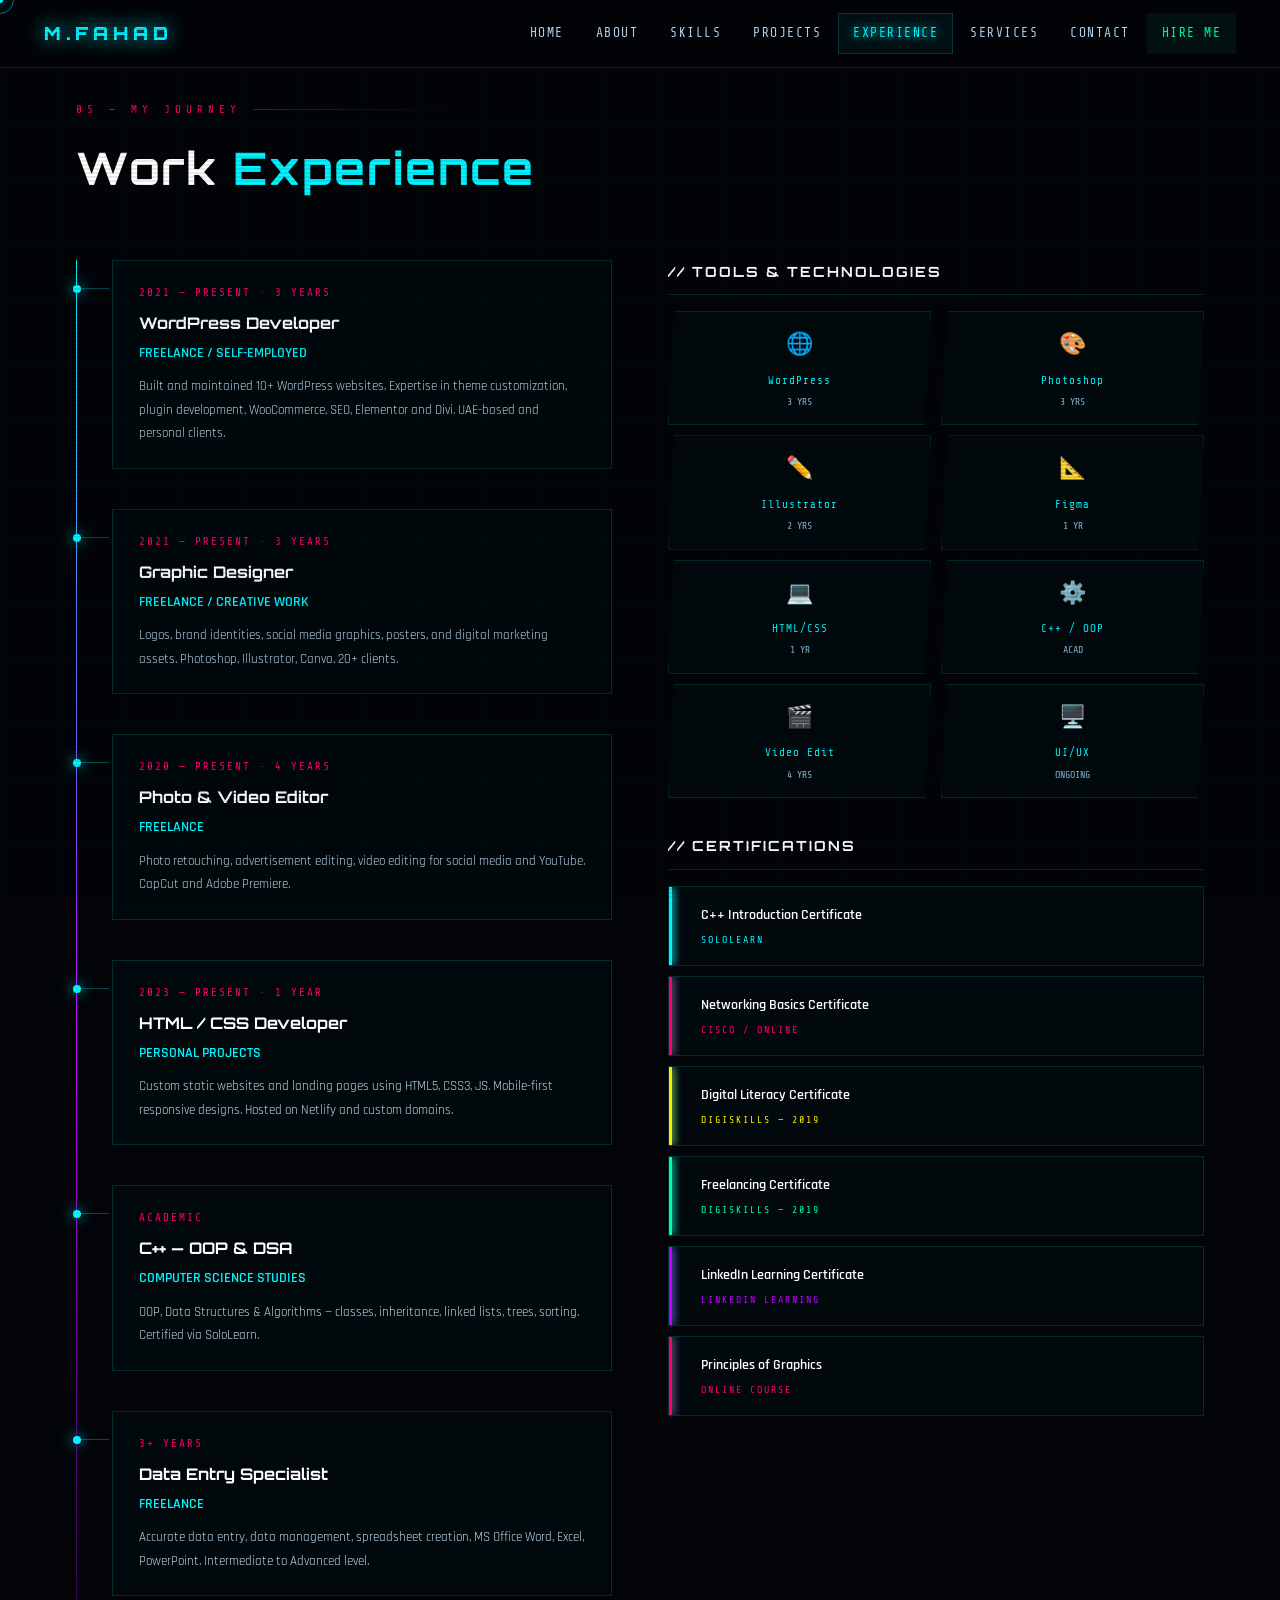
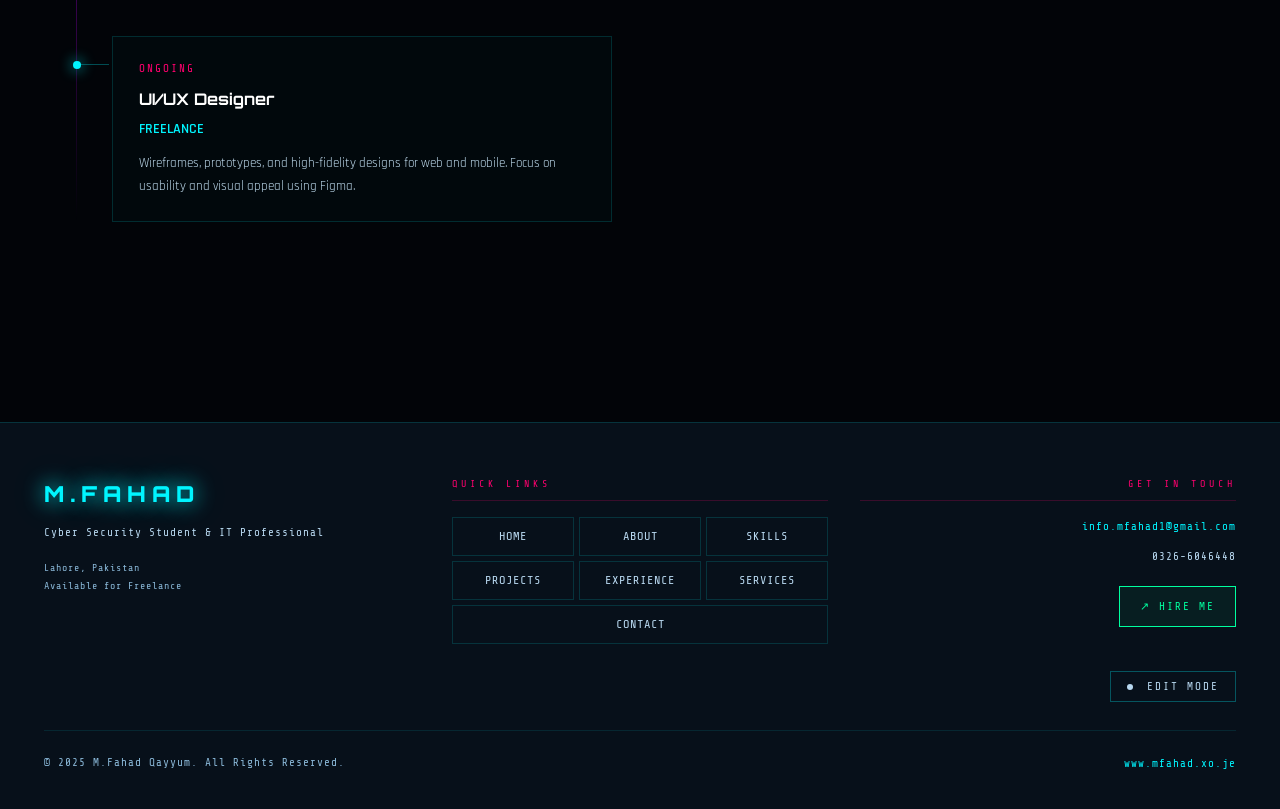
<file: experience.html>
<!DOCTYPE html>
<html lang="en">
<head>
<meta charset="UTF-8"><meta name="viewport" content="width=device-width,initial-scale=1.0">
<title>M.Fahad — Experience</title>
<link rel="stylesheet" href="style.css">
</head>
<body>
<div class="cursor-dot" id="cdot"></div>
<div class="cursor-ring" id="cring"></div>
<nav>
  <a href="index.html" class="nav-logo">M.FAHAD</a>
  <ul class="nav-links">
    <li><a href="index.html" data-page="home">Home</a></li>
    <li><a href="about.html" data-page="about">About</a></li>
    <li><a href="skills.html" data-page="skills">Skills</a></li>
    <li><a href="projects.html" data-page="projects">Projects</a></li>
    <li><a href="experience.html" data-page="experience">Experience</a></li>
    <li><a href="services.html" data-page="services">Services</a></li>
    <li><a href="contact.html" data-page="contact">Contact</a></li>
    <li><a href="contact.html" class="nav-hire">Hire Me</a></li>
  </ul>
</nav>


<div class="page-wrap">
  <div class="section-label">05 — MY JOURNEY</div>
  <h1 class="page-title">Work <span>Experience</span></h1>
  <div style="display:grid;grid-template-columns:1fr 1fr;gap:56px;">
    <div>
      <div class="timeline" id="timelineContainer">
        <div class="tl-item"><div class="item-actions"><button class="act-btn del" onclick="this.closest('.tl-item').remove()">✕</button></div><div class="tl-period" data-editable="e1p">2021 — PRESENT · 3 YEARS</div><div class="tl-role" data-editable="e1r">WordPress Developer</div><div class="tl-company" data-editable="e1c">FREELANCE / SELF-EMPLOYED</div><p class="tl-desc" data-editable="e1d">Built and maintained 10+ WordPress websites. Expertise in theme customization, plugin development, WooCommerce, SEO, Elementor and Divi. UAE-based and personal clients.</p></div>
        <div class="tl-item"><div class="item-actions"><button class="act-btn del" onclick="this.closest('.tl-item').remove()">✕</button></div><div class="tl-period" data-editable="e2p">2021 — PRESENT · 3 YEARS</div><div class="tl-role" data-editable="e2r">Graphic Designer</div><div class="tl-company" data-editable="e2c">FREELANCE / CREATIVE WORK</div><p class="tl-desc" data-editable="e2d">Logos, brand identities, social media graphics, posters, and digital marketing assets. Photoshop, Illustrator, Canva. 20+ clients.</p></div>
        <div class="tl-item"><div class="item-actions"><button class="act-btn del" onclick="this.closest('.tl-item').remove()">✕</button></div><div class="tl-period" data-editable="e3p">2020 — PRESENT · 4 YEARS</div><div class="tl-role" data-editable="e3r">Photo &amp; Video Editor</div><div class="tl-company" data-editable="e3c">FREELANCE</div><p class="tl-desc" data-editable="e3d">Photo retouching, advertisement editing, video editing for social media and YouTube. CapCut and Adobe Premiere.</p></div>
        <div class="tl-item"><div class="item-actions"><button class="act-btn del" onclick="this.closest('.tl-item').remove()">✕</button></div><div class="tl-period" data-editable="e4p">2023 — PRESENT · 1 YEAR</div><div class="tl-role" data-editable="e4r">HTML / CSS Developer</div><div class="tl-company" data-editable="e4c">PERSONAL PROJECTS</div><p class="tl-desc" data-editable="e4d">Custom static websites and landing pages using HTML5, CSS3, JS. Mobile-first responsive designs. Hosted on Netlify and custom domains.</p></div>
        <div class="tl-item"><div class="item-actions"><button class="act-btn del" onclick="this.closest('.tl-item').remove()">✕</button></div><div class="tl-period" data-editable="e5p">ACADEMIC</div><div class="tl-role" data-editable="e5r">C++ — OOP &amp; DSA</div><div class="tl-company" data-editable="e5c">COMPUTER SCIENCE STUDIES</div><p class="tl-desc" data-editable="e5d">OOP, Data Structures &amp; Algorithms — classes, inheritance, linked lists, trees, sorting. Certified via SoloLearn.</p></div>
        <div class="tl-item"><div class="item-actions"><button class="act-btn del" onclick="this.closest('.tl-item').remove()">✕</button></div><div class="tl-period" data-editable="e6p">3+ YEARS</div><div class="tl-role" data-editable="e6r">Data Entry Specialist</div><div class="tl-company" data-editable="e6c">FREELANCE</div><p class="tl-desc" data-editable="e6d">Accurate data entry, data management, spreadsheet creation, MS Office Word, Excel, PowerPoint. Intermediate to Advanced level.</p></div>
        <div class="tl-item"><div class="item-actions"><button class="act-btn del" onclick="this.closest('.tl-item').remove()">✕</button></div><div class="tl-period" data-editable="e7p">ONGOING</div><div class="tl-role" data-editable="e7r">UI/UX Designer</div><div class="tl-company" data-editable="e7c">FREELANCE</div><p class="tl-desc" data-editable="e7d">Wireframes, prototypes, and high-fidelity designs for web and mobile. Focus on usability and visual appeal using Figma.</p></div>
      </div>
      <div class="add-new-row"><button class="add-new-btn" onclick="openAddModal('experience')">+ ADD EXPERIENCE</button></div>
    </div>
    <div>
      <div class="skills-title">// TOOLS &amp; TECHNOLOGIES</div>
      <div class="tool-grid" style="margin-bottom:36px;">
        <div class="tool-card"><div class="item-actions" style="justify-content:center;"><button class="act-btn del" onclick="this.closest('.tool-card').remove()">✕</button></div><div class="tool-icon">🌐</div><div class="tool-name" data-editable="t1">WordPress</div><div class="tool-years" data-editable="t1y">3 YRS</div></div>
        <div class="tool-card"><div class="item-actions" style="justify-content:center;"><button class="act-btn del" onclick="this.closest('.tool-card').remove()">✕</button></div><div class="tool-icon">🎨</div><div class="tool-name" data-editable="t2">Photoshop</div><div class="tool-years" data-editable="t2y">3 YRS</div></div>
        <div class="tool-card"><div class="item-actions" style="justify-content:center;"><button class="act-btn del" onclick="this.closest('.tool-card').remove()">✕</button></div><div class="tool-icon">✏️</div><div class="tool-name" data-editable="t3">Illustrator</div><div class="tool-years" data-editable="t3y">2 YRS</div></div>
        <div class="tool-card"><div class="item-actions" style="justify-content:center;"><button class="act-btn del" onclick="this.closest('.tool-card').remove()">✕</button></div><div class="tool-icon">📐</div><div class="tool-name" data-editable="t4">Figma</div><div class="tool-years" data-editable="t4y">1 YR</div></div>
        <div class="tool-card"><div class="item-actions" style="justify-content:center;"><button class="act-btn del" onclick="this.closest('.tool-card').remove()">✕</button></div><div class="tool-icon">💻</div><div class="tool-name" data-editable="t5">HTML/CSS</div><div class="tool-years" data-editable="t5y">1 YR</div></div>
        <div class="tool-card"><div class="item-actions" style="justify-content:center;"><button class="act-btn del" onclick="this.closest('.tool-card').remove()">✕</button></div><div class="tool-icon">⚙️</div><div class="tool-name" data-editable="t6">C++ / OOP</div><div class="tool-years" data-editable="t6y">ACAD</div></div>
        <div class="tool-card"><div class="item-actions" style="justify-content:center;"><button class="act-btn del" onclick="this.closest('.tool-card').remove()">✕</button></div><div class="tool-icon">🎬</div><div class="tool-name" data-editable="t7">Video Edit</div><div class="tool-years" data-editable="t7y">4 YRS</div></div>
        <div class="tool-card"><div class="item-actions" style="justify-content:center;"><button class="act-btn del" onclick="this.closest('.tool-card').remove()">✕</button></div><div class="tool-icon">🖥️</div><div class="tool-name" data-editable="t8">UI/UX</div><div class="tool-years" data-editable="t8y">ONGOING</div></div>
      </div>
      <div class="skills-title">// CERTIFICATIONS</div>
      <div id="certContainer" style="display:flex;flex-direction:column;gap:10px;">
        <div class="cert-card"><div style="position:absolute;left:0;top:0;bottom:0;width:3px;background:var(--cyan);box-shadow:0 0 8px var(--cyan);"></div><div class="item-actions"><button class="act-btn del" onclick="this.closest('.cert-card').remove()">✕</button></div><div class="cert-card-name" data-editable="xc1n">C++ Introduction Certificate</div><div class="cert-card-src" data-editable="xc1s">SOLOLEARN</div></div>
        <div class="cert-card"><div style="position:absolute;left:0;top:0;bottom:0;width:3px;background:var(--pink);box-shadow:0 0 8px var(--pink);"></div><div class="item-actions"><button class="act-btn del" onclick="this.closest('.cert-card').remove()">✕</button></div><div class="cert-card-name" data-editable="xc2n">Networking Basics Certificate</div><div class="cert-card-src" style="color:var(--pink);" data-editable="xc2s">CISCO / ONLINE</div></div>
        <div class="cert-card"><div style="position:absolute;left:0;top:0;bottom:0;width:3px;background:var(--yellow);box-shadow:0 0 8px var(--yellow);"></div><div class="item-actions"><button class="act-btn del" onclick="this.closest('.cert-card').remove()">✕</button></div><div class="cert-card-name" data-editable="xc3n">Digital Literacy Certificate</div><div class="cert-card-src" style="color:var(--yellow);" data-editable="xc3s">DIGISKILLS — 2019</div></div>
        <div class="cert-card"><div style="position:absolute;left:0;top:0;bottom:0;width:3px;background:var(--green);box-shadow:0 0 8px var(--green);"></div><div class="item-actions"><button class="act-btn del" onclick="this.closest('.cert-card').remove()">✕</button></div><div class="cert-card-name" data-editable="xc4n">Freelancing Certificate</div><div class="cert-card-src" style="color:var(--green);" data-editable="xc4s">DIGISKILLS — 2019</div></div>
        <div class="cert-card"><div style="position:absolute;left:0;top:0;bottom:0;width:3px;background:var(--purple);box-shadow:0 0 8px var(--purple);"></div><div class="item-actions"><button class="act-btn del" onclick="this.closest('.cert-card').remove()">✕</button></div><div class="cert-card-name" data-editable="xc5n">LinkedIn Learning Certificate</div><div class="cert-card-src" style="color:var(--purple);" data-editable="xc5s">LINKEDIN LEARNING</div></div>
        <div class="cert-card"><div style="position:absolute;left:0;top:0;bottom:0;width:3px;background:var(--pink);box-shadow:0 0 8px var(--pink);"></div><div class="item-actions"><button class="act-btn del" onclick="this.closest('.cert-card').remove()">✕</button></div><div class="cert-card-name" data-editable="xc6n">Principles of Graphics</div><div class="cert-card-src" style="color:var(--pink);" data-editable="xc6s">ONLINE COURSE</div></div>
      </div>
      <div class="add-new-row"><button class="add-new-btn" onclick="openAddModal('cert')">+ ADD CERTIFICATE</button></div>
    </div>
  </div>
</div>

<footer style="position:relative;z-index:1;background:#07101a;border-top:1px solid rgba(0,245,255,0.15);padding:52px 44px 32px;margin-top:80px;">
  <div style="max-width:1240px;margin:0 auto;display:grid;grid-template-columns:1fr 1fr 1fr;gap:32px;align-items:start;">

    <div>
      <a href="index.html" style="font-family:'Orbitron',sans-serif;font-size:22px;font-weight:900;color:#00f5ff;letter-spacing:6px;text-shadow:0 0 20px #00f5ff,0 0 40px rgba(0,245,255,0.3);display:block;margin-bottom:10px;text-decoration:none;">M.FAHAD</a>
      <div style="font-family:'Share Tech Mono',monospace;font-size:11px;color:#b8d8f0;letter-spacing:1px;margin-bottom:16px;">Cyber Security Student &amp; IT Professional</div>
      <div style="font-family:'Share Tech Mono',monospace;font-size:10px;color:#8ab8d8;letter-spacing:1px;line-height:1.8;">Lahore, Pakistan<br>Available for Freelance</div>
    </div>

    <div>
      <div style="font-family:'Share Tech Mono',monospace;font-size:10px;color:#ff006e;letter-spacing:4px;text-transform:uppercase;margin-bottom:16px;padding-bottom:8px;border-bottom:1px solid rgba(255,0,110,0.2);">Quick Links</div>
      <div style="display:grid;grid-template-columns:1fr 1fr 1fr;gap:5px;">
        <a href="index.html" style="font-family:'Share Tech Mono',monospace;font-size:12px;color:#b8d8f0;text-decoration:none;letter-spacing:1px;text-transform:uppercase;padding:8px 6px;text-align:center;border:1px solid rgba(0,245,255,0.15);display:block;" onmouseover="this.style.color='#00f5ff';this.style.borderColor='rgba(0,245,255,0.5)';this.style.background='rgba(0,245,255,0.08)';this.style.textShadow='0 0 10px rgba(0,245,255,0.7)';" onmouseout="this.style.color='#b8d8f0';this.style.borderColor='rgba(0,245,255,0.15)';this.style.background='transparent';this.style.textShadow='none';">Home</a>
        <a href="about.html" style="font-family:'Share Tech Mono',monospace;font-size:12px;color:#b8d8f0;text-decoration:none;letter-spacing:1px;text-transform:uppercase;padding:8px 6px;text-align:center;border:1px solid rgba(0,245,255,0.15);display:block;" onmouseover="this.style.color='#00f5ff';this.style.borderColor='rgba(0,245,255,0.5)';this.style.background='rgba(0,245,255,0.08)';this.style.textShadow='0 0 10px rgba(0,245,255,0.7)';" onmouseout="this.style.color='#b8d8f0';this.style.borderColor='rgba(0,245,255,0.15)';this.style.background='transparent';this.style.textShadow='none';">About</a>
        <a href="skills.html" style="font-family:'Share Tech Mono',monospace;font-size:12px;color:#b8d8f0;text-decoration:none;letter-spacing:1px;text-transform:uppercase;padding:8px 6px;text-align:center;border:1px solid rgba(0,245,255,0.15);display:block;" onmouseover="this.style.color='#00f5ff';this.style.borderColor='rgba(0,245,255,0.5)';this.style.background='rgba(0,245,255,0.08)';this.style.textShadow='0 0 10px rgba(0,245,255,0.7)';" onmouseout="this.style.color='#b8d8f0';this.style.borderColor='rgba(0,245,255,0.15)';this.style.background='transparent';this.style.textShadow='none';">Skills</a>
        <a href="projects.html" style="font-family:'Share Tech Mono',monospace;font-size:12px;color:#b8d8f0;text-decoration:none;letter-spacing:1px;text-transform:uppercase;padding:8px 6px;text-align:center;border:1px solid rgba(0,245,255,0.15);display:block;" onmouseover="this.style.color='#00f5ff';this.style.borderColor='rgba(0,245,255,0.5)';this.style.background='rgba(0,245,255,0.08)';this.style.textShadow='0 0 10px rgba(0,245,255,0.7)';" onmouseout="this.style.color='#b8d8f0';this.style.borderColor='rgba(0,245,255,0.15)';this.style.background='transparent';this.style.textShadow='none';">Projects</a>
        <a href="experience.html" style="font-family:'Share Tech Mono',monospace;font-size:12px;color:#b8d8f0;text-decoration:none;letter-spacing:1px;text-transform:uppercase;padding:8px 6px;text-align:center;border:1px solid rgba(0,245,255,0.15);display:block;" onmouseover="this.style.color='#00f5ff';this.style.borderColor='rgba(0,245,255,0.5)';this.style.background='rgba(0,245,255,0.08)';this.style.textShadow='0 0 10px rgba(0,245,255,0.7)';" onmouseout="this.style.color='#b8d8f0';this.style.borderColor='rgba(0,245,255,0.15)';this.style.background='transparent';this.style.textShadow='none';">Experience</a>
        <a href="services.html" style="font-family:'Share Tech Mono',monospace;font-size:12px;color:#b8d8f0;text-decoration:none;letter-spacing:1px;text-transform:uppercase;padding:8px 6px;text-align:center;border:1px solid rgba(0,245,255,0.15);display:block;" onmouseover="this.style.color='#00f5ff';this.style.borderColor='rgba(0,245,255,0.5)';this.style.background='rgba(0,245,255,0.08)';this.style.textShadow='0 0 10px rgba(0,245,255,0.7)';" onmouseout="this.style.color='#b8d8f0';this.style.borderColor='rgba(0,245,255,0.15)';this.style.background='transparent';this.style.textShadow='none';">Services</a>
        <a href="contact.html" style="font-family:'Share Tech Mono',monospace;font-size:12px;color:#b8d8f0;text-decoration:none;letter-spacing:1px;text-transform:uppercase;padding:8px 6px;text-align:center;border:1px solid rgba(0,245,255,0.15);display:block; grid-column:1/-1;" onmouseover="this.style.color='#00f5ff';this.style.borderColor='rgba(0,245,255,0.5)';this.style.background='rgba(0,245,255,0.08)';this.style.textShadow='0 0 10px rgba(0,245,255,0.7)';" onmouseout="this.style.color='#b8d8f0';this.style.borderColor='rgba(0,245,255,0.15)';this.style.background='transparent';this.style.textShadow='none';">Contact</a>
      </div>
    </div>

    <div style="text-align:right;">
      <div style="font-family:'Share Tech Mono',monospace;font-size:10px;color:#ff006e;letter-spacing:4px;text-transform:uppercase;margin-bottom:16px;padding-bottom:8px;border-bottom:1px solid rgba(255,0,110,0.2);">Get In Touch</div>
      <p style="font-family:'Share Tech Mono',monospace;font-size:11px;color:#b8d8f0;letter-spacing:1px;margin-bottom:10px;"><a href="mailto:info.mfahad1@gmail.com" style="color:#00f5ff;text-decoration:none;">info.mfahad1@gmail.com</a></p>
      <p style="font-family:'Share Tech Mono',monospace;font-size:11px;color:#b8d8f0;letter-spacing:1px;margin-bottom:20px;"><a href="tel:03266046448" style="color:#b8d8f0;text-decoration:none;">0326-6046448</a></p>
      <a href="contact.html" style="font-family:'Share Tech Mono',monospace;font-size:11px;letter-spacing:2px;padding:10px 20px;border:1px solid #00ff9f;color:#00ff9f;background:rgba(0,255,159,0.06);text-decoration:none;display:inline-block;" onmouseover="this.style.background='rgba(0,255,159,0.15)';this.style.boxShadow='0 0 18px rgba(0,255,159,0.3)';" onmouseout="this.style.background='rgba(0,255,159,0.06)';this.style.boxShadow='none';">↗ HIRE ME</a>
      <br><br>
      <button class="footer-edit-btn" id="footerEditBtn" style="font-family:'Share Tech Mono',monospace;font-size:11px;letter-spacing:2px;padding:8px 16px;border:1px solid rgba(0,245,255,0.3);color:#b8d8f0;background:transparent;cursor:pointer;">
        <span class="edit-dot" style="width:6px;height:6px;border-radius:50%;background:currentColor;display:inline-block;margin-right:6px;"></span><span class="eb-text">EDIT MODE</span>
      </button>
    </div>

  </div>
  <div style="max-width:1240px;margin:28px auto 0;padding-top:18px;border-top:1px solid rgba(0,245,255,0.1);display:flex;justify-content:space-between;align-items:center;flex-wrap:wrap;gap:12px;">
    <p style="font-family:'Share Tech Mono',monospace;font-size:11px;color:#8ab8d8;letter-spacing:1px;">&copy; 2025 M.Fahad Qayyum. All Rights Reserved.</p>
    <p><a href="https://mfahad.xo.je" target="_blank" style="font-family:'Share Tech Mono',monospace;font-size:11px;color:#00f5ff;text-decoration:none;letter-spacing:1px;">www.mfahad.xo.je</a></p>
  </div>
</footer>

<!-- LOGIN -->
<div id="loginOverlay">
  <div class="login-box">
    <div class="login-title">// ADMIN ACCESS</div>
    <div class="login-sub">ENTER CREDENTIALS TO EDIT PORTFOLIO</div>
    <div class="login-field"><label>USERNAME</label><input type="text" id="loginUser" placeholder="username" autocomplete="off"></div>
    <div class="login-field"><label>PASSWORD</label><input type="password" id="loginPass" placeholder="••••••••" autocomplete="off"></div>
    <div class="login-err" id="loginErr"></div>
    <button class="login-submit" id="loginSubmitBtn"><span>↗ AUTHENTICATE</span></button>
    <button class="login-cancel" id="loginCancelBtn">CANCEL</button>
  </div>
</div>
<!-- ADD MODAL -->
<div id="addModal">
  <div class="modal-box">
    <div class="modal-title" id="modalTitle">Add <span>Item</span></div>
    <div id="modalFields"></div>
    <div class="modal-btns">
      <button class="modal-save" id="modalSaveBtn"><span>↗ SAVE</span></button>
      <button class="modal-cancel" id="modalCancelBtn">CANCEL</button>
    </div>
  </div>
</div>
<!-- DETAIL PANEL -->
<div class="detail-panel" id="detailPanel">
  <button class="dp-close" id="dpCloseBtn">✕</button>
  <div class="dp-tag"></div>
  <div class="dp-title"></div>
  <img class="dp-img" alt="" style="display:none;">
  <div class="dp-desc"></div>
  <div class="dp-tags"></div>
  <div id="dpRows"></div>
</div>

<script src="script.js"></script>
<script>portfolioInit('experience');function addSvcPhoto(i){const f=i.files[0];if(!f)return;const r=new FileReader();r.onload=e=>{const img=document.createElement('img');img.src=e.target.result;img.style.cssText='width:100%;height:120px;object-fit:cover;margin-bottom:14px;border:1px solid var(--border);display:block;';i.closest('.svc-card').insertBefore(img,i.closest('.svc-card').querySelector('.svc-icon'));};r.readAsDataURL(f);}
</script>
</body>
</html>
</file>
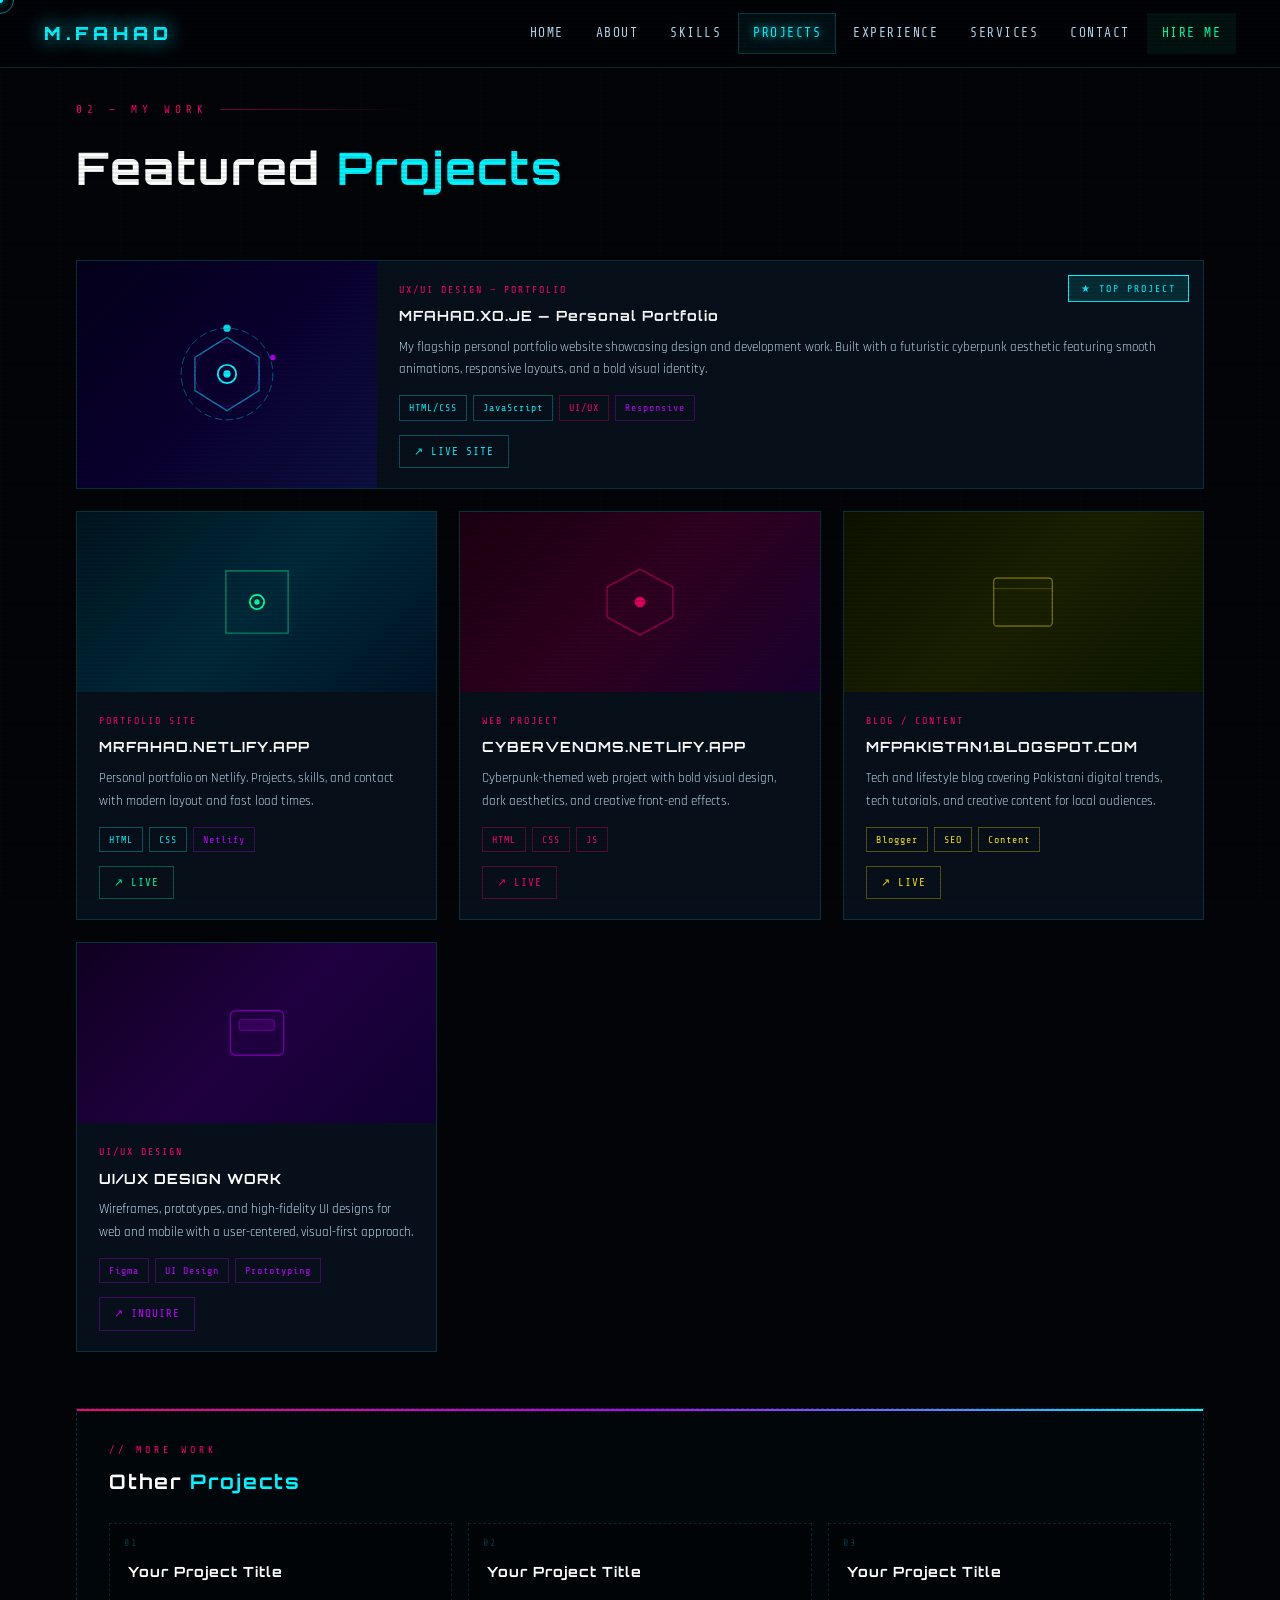
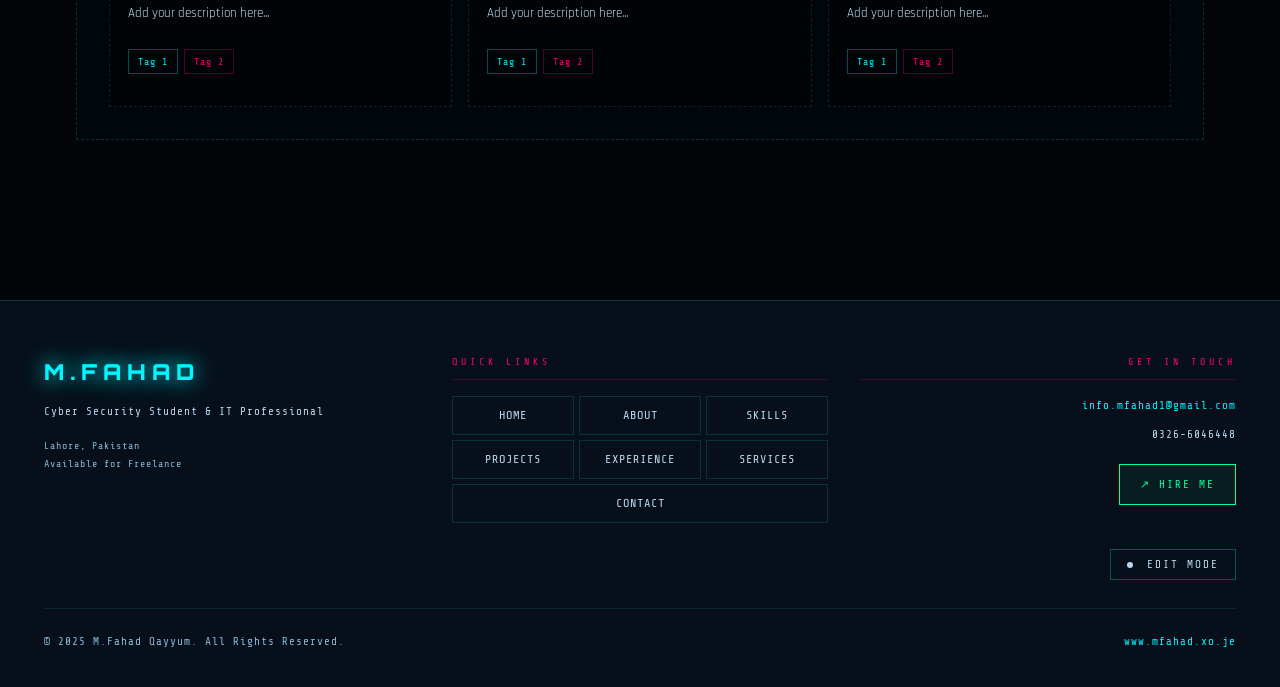
<file: projects.html>
<!DOCTYPE html>
<html lang="en">
<head>
<meta charset="UTF-8"><meta name="viewport" content="width=device-width,initial-scale=1.0">
<title>M.Fahad — Projects</title>
<link rel="stylesheet" href="style.css">
</head>
<body>
<div class="cursor-dot" id="cdot"></div>
<div class="cursor-ring" id="cring"></div>
<nav>
  <a href="index.html" class="nav-logo">M.FAHAD</a>
  <ul class="nav-links">
    <li><a href="index.html" data-page="home">Home</a></li>
    <li><a href="about.html" data-page="about">About</a></li>
    <li><a href="skills.html" data-page="skills">Skills</a></li>
    <li><a href="projects.html" data-page="projects">Projects</a></li>
    <li><a href="experience.html" data-page="experience">Experience</a></li>
    <li><a href="services.html" data-page="services">Services</a></li>
    <li><a href="contact.html" data-page="contact">Contact</a></li>
    <li><a href="contact.html" class="nav-hire">Hire Me</a></li>
  </ul>
</nav>


<div class="page-wrap">
  <div class="section-label">02 — MY WORK</div>
  <h1 class="page-title">Featured <span>Projects</span></h1>

  <div class="proj-grid" id="projGrid">
    <!-- FEATURED -->
    <div class="proj-card featured">
      <div class="feat-badge">★ TOP PROJECT</div>
      <div class="proj-thumb" style="background:linear-gradient(135deg,#04001a,#0a0030,#0d1040);">
        <svg width="110" height="110" viewBox="0 0 120 120"><circle cx="60" cy="60" r="50" fill="none" stroke="#00f5ff" stroke-width="1" opacity=".4" stroke-dasharray="8 4"/><circle cx="60" cy="60" r="35" fill="none" stroke="#bf00ff" stroke-width="1" opacity=".3"/><polygon points="60,20 95,42 95,78 60,100 25,78 25,42" fill="none" stroke="#00f5ff" stroke-width="1.5" opacity=".5"/><circle cx="60" cy="60" r="10" fill="none" stroke="#00f5ff" stroke-width="2"/><circle cx="60" cy="60" r="4" fill="#00f5ff"/><circle cx="60" cy="10" r="4" fill="#00f5ff" opacity=".9"/><circle cx="110" cy="42" r="3" fill="#bf00ff" opacity=".9"/></svg>
      </div>
      <div class="proj-body">
        <div class="item-actions">
          <button class="act-btn upd" onclick="this.closest('.proj-card').querySelector('input[type=file]').click()">📷 UPDATE PHOTO</button>
          <button class="act-btn del" onclick="this.closest('.proj-card').remove()">✕ DELETE</button>
          <input type="file" accept="image/*" style="display:none" onchange="updateStaticThumb(this)">
        </div>
        <div class="proj-tag"  data-editable="f_tag">UX/UI DESIGN — PORTFOLIO</div>
        <div class="proj-name" data-editable="f_name">MFAHAD.XO.JE — Personal Portfolio</div>
        <p class="proj-desc"   data-editable="f_desc">My flagship personal portfolio website showcasing design and development work. Built with a futuristic cyberpunk aesthetic featuring smooth animations, responsive layouts, and a bold visual identity.</p>
        <div class="proj-stack"><span class="pstag cyan">HTML/CSS</span><span class="pstag cyan">JavaScript</span><span class="pstag pink">UI/UX</span><span class="pstag">Responsive</span></div>
        <div class="proj-links"><a href="https://mfahad.xo.je" target="_blank" class="proj-link">↗ LIVE SITE</a></div>
      </div>
    </div>
    <!-- Card 2 -->
    <div class="proj-card">
      <div class="proj-thumb" style="background:linear-gradient(135deg,#001420,#002a3a,#001428);">
        <svg width="80" height="80" viewBox="0 0 90 90"><rect x="10" y="10" width="70" height="70" fill="none" stroke="#00ff9f" stroke-width="1.5" opacity=".45"/><circle cx="45" cy="45" r="8" fill="none" stroke="#00ff9f" stroke-width="2"/><circle cx="45" cy="45" r="3" fill="#00ff9f"/></svg>
      </div>
      <div class="proj-body">
        <div class="item-actions">
          <button class="act-btn upd" onclick="this.closest('.proj-card').querySelector('input[type=file]').click()">📷 PHOTO</button>
          <button class="act-btn del" onclick="this.closest('.proj-card').remove()">✕</button>
          <input type="file" accept="image/*" style="display:none" onchange="updateStaticThumb(this)">
        </div>
        <div class="proj-tag"  data-editable="p2t">PORTFOLIO SITE</div>
        <div class="proj-name" data-editable="p2n">MRFAHAD.NETLIFY.APP</div>
        <p class="proj-desc"   data-editable="p2d">Personal portfolio on Netlify. Projects, skills, and contact with modern layout and fast load times.</p>
        <div class="proj-stack"><span class="pstag cyan">HTML</span><span class="pstag cyan">CSS</span><span class="pstag">Netlify</span></div>
        <div class="proj-links"><a href="https://mrfahad.netlify.app" target="_blank" class="proj-link" style="color:var(--green);border-color:rgba(0,255,159,.3)">↗ LIVE</a></div>
      </div>
    </div>
    <!-- Card 3 -->
    <div class="proj-card">
      <div class="proj-thumb" style="background:linear-gradient(135deg,#1a0010,#300020,#1a0030);">
        <svg width="80" height="80" viewBox="0 0 90 90"><polygon points="45,8 82,28 82,62 45,82 8,62 8,28" fill="none" stroke="#ff006e" stroke-width="1.5" opacity=".5"/><circle cx="45" cy="45" r="6" fill="#ff006e" opacity=".85"/></svg>
      </div>
      <div class="proj-body">
        <div class="item-actions">
          <button class="act-btn upd" onclick="this.closest('.proj-card').querySelector('input[type=file]').click()">📷 PHOTO</button>
          <button class="act-btn del" onclick="this.closest('.proj-card').remove()">✕</button>
          <input type="file" accept="image/*" style="display:none" onchange="updateStaticThumb(this)">
        </div>
        <div class="proj-tag"  data-editable="p3t">WEB PROJECT</div>
        <div class="proj-name" data-editable="p3n">CYBERVENOMS.NETLIFY.APP</div>
        <p class="proj-desc"   data-editable="p3d">Cyberpunk-themed web project with bold visual design, dark aesthetics, and creative front-end effects.</p>
        <div class="proj-stack"><span class="pstag pink">HTML</span><span class="pstag pink">CSS</span><span class="pstag pink">JS</span></div>
        <div class="proj-links"><a href="https://cybervenoms.netlify.app" target="_blank" class="proj-link" style="color:var(--pink);border-color:rgba(255,0,110,.3)">↗ LIVE</a></div>
      </div>
    </div>
    <!-- Card 4 -->
    <div class="proj-card">
      <div class="proj-thumb" style="background:linear-gradient(135deg,#0d1200,#1a2000,#0d1800);">
        <svg width="80" height="80" viewBox="0 0 90 90"><rect x="12" y="18" width="66" height="54" rx="4" fill="none" stroke="#ffea00" stroke-width="1.5" opacity=".4"/><line x1="12" y1="30" x2="78" y2="30" stroke="#ffea00" stroke-width=".8" opacity=".35"/></svg>
      </div>
      <div class="proj-body">
        <div class="item-actions">
          <button class="act-btn upd" onclick="this.closest('.proj-card').querySelector('input[type=file]').click()">📷 PHOTO</button>
          <button class="act-btn del" onclick="this.closest('.proj-card').remove()">✕</button>
          <input type="file" accept="image/*" style="display:none" onchange="updateStaticThumb(this)">
        </div>
        <div class="proj-tag"  data-editable="p4t">BLOG / CONTENT</div>
        <div class="proj-name" data-editable="p4n">MFPAKISTAN1.BLOGSPOT.COM</div>
        <p class="proj-desc"   data-editable="p4d">Tech and lifestyle blog covering Pakistani digital trends, tech tutorials, and creative content for local audiences.</p>
        <div class="proj-stack"><span class="pstag yellow">Blogger</span><span class="pstag yellow">SEO</span><span class="pstag yellow">Content</span></div>
        <div class="proj-links"><a href="https://mfpakistan1.blogspot.com" target="_blank" class="proj-link" style="color:var(--yellow);border-color:rgba(255,234,0,.3)">↗ LIVE</a></div>
      </div>
    </div>
    <!-- Card 5 -->
    <div class="proj-card">
      <div class="proj-thumb" style="background:linear-gradient(135deg,#100020,#200040,#100030);">
        <svg width="80" height="80" viewBox="0 0 90 90"><rect x="15" y="20" width="60" height="50" rx="6" fill="none" stroke="#bf00ff" stroke-width="1.5" opacity=".5"/><rect x="25" y="30" width="40" height="12" rx="3" fill="rgba(191,0,255,0.2)" stroke="#bf00ff" stroke-width=".8" opacity=".6"/></svg>
      </div>
      <div class="proj-body">
        <div class="item-actions">
          <button class="act-btn upd" onclick="this.closest('.proj-card').querySelector('input[type=file]').click()">📷 PHOTO</button>
          <button class="act-btn del" onclick="this.closest('.proj-card').remove()">✕</button>
          <input type="file" accept="image/*" style="display:none" onchange="updateStaticThumb(this)">
        </div>
        <div class="proj-tag"  data-editable="p5t">UI/UX DESIGN</div>
        <div class="proj-name" data-editable="p5n">UI/UX DESIGN WORK</div>
        <p class="proj-desc"   data-editable="p5d">Wireframes, prototypes, and high-fidelity UI designs for web and mobile with a user-centered, visual-first approach.</p>
        <div class="proj-stack"><span class="pstag">Figma</span><span class="pstag">UI Design</span><span class="pstag">Prototyping</span></div>
        <div class="proj-links"><a href="contact.html" class="proj-link" style="color:var(--purple);border-color:rgba(191,0,255,.3)">↗ INQUIRE</a></div>
      </div>
    </div>
  </div>

  <div class="add-new-row"><button class="add-new-btn" onclick="openAddModal('project')">+ ADD NEW PROJECT</button></div>

  <!-- OTHER PROJECTS -->
  <div class="custom-section">
    <div style="font-family:'Share Tech Mono',monospace;font-size:10px;color:var(--pink);letter-spacing:4px;margin-bottom:6px;">// MORE WORK</div>
    <div style="font-family:'Orbitron',sans-serif;font-size:20px;font-weight:700;color:#fff;letter-spacing:2px;margin-bottom:24px;">Other <span style="color:var(--cyan)">Projects</span></div>
    <div class="custom-grid" id="customGrid">
      <div class="custom-slot">
        <div class="slot-num">01</div>
        <div class="item-actions">
          <button class="act-btn upd" onclick="this.closest('.custom-slot').querySelector('input[type=file]').click()">📷 PHOTO</button>
          <button class="act-btn del" onclick="this.closest('.custom-slot').remove()">✕</button>
          <input type="file" accept="image/*" style="display:none" onchange="updateSlotThumb(this)">
        </div>
        <div class="proj-name" data-editable="cs1n" style="margin-top:20px;">Your Project Title</div>
        <p class="proj-desc"   data-editable="cs1d">Add your description here...</p>
        <div class="proj-stack"><span class="pstag cyan" data-editable="cs1t1">Tag 1</span><span class="pstag pink" data-editable="cs1t2">Tag 2</span></div>
      </div>
      <div class="custom-slot">
        <div class="slot-num">02</div>
        <div class="item-actions">
          <button class="act-btn upd" onclick="this.closest('.custom-slot').querySelector('input[type=file]').click()">📷 PHOTO</button>
          <button class="act-btn del" onclick="this.closest('.custom-slot').remove()">✕</button>
          <input type="file" accept="image/*" style="display:none" onchange="updateSlotThumb(this)">
        </div>
        <div class="proj-name" data-editable="cs2n" style="margin-top:20px;">Your Project Title</div>
        <p class="proj-desc"   data-editable="cs2d">Add your description here...</p>
        <div class="proj-stack"><span class="pstag cyan" data-editable="cs2t1">Tag 1</span><span class="pstag pink" data-editable="cs2t2">Tag 2</span></div>
      </div>
      <div class="custom-slot">
        <div class="slot-num">03</div>
        <div class="item-actions">
          <button class="act-btn upd" onclick="this.closest('.custom-slot').querySelector('input[type=file]').click()">📷 PHOTO</button>
          <button class="act-btn del" onclick="this.closest('.custom-slot').remove()">✕</button>
          <input type="file" accept="image/*" style="display:none" onchange="updateSlotThumb(this)">
        </div>
        <div class="proj-name" data-editable="cs3n" style="margin-top:20px;">Your Project Title</div>
        <p class="proj-desc"   data-editable="cs3d">Add your description here...</p>
        <div class="proj-stack"><span class="pstag cyan" data-editable="cs3t1">Tag 1</span><span class="pstag pink" data-editable="cs3t2">Tag 2</span></div>
      </div>
    </div>
    <div class="add-new-row"><button class="add-new-btn" onclick="openAddModal('custom')">+ ADD OTHER PROJECT</button></div>
  </div>
</div>

<footer style="position:relative;z-index:1;background:#07101a;border-top:1px solid rgba(0,245,255,0.15);padding:52px 44px 32px;margin-top:80px;">
  <div style="max-width:1240px;margin:0 auto;display:grid;grid-template-columns:1fr 1fr 1fr;gap:32px;align-items:start;">

    <div>
      <a href="index.html" style="font-family:'Orbitron',sans-serif;font-size:22px;font-weight:900;color:#00f5ff;letter-spacing:6px;text-shadow:0 0 20px #00f5ff,0 0 40px rgba(0,245,255,0.3);display:block;margin-bottom:10px;text-decoration:none;">M.FAHAD</a>
      <div style="font-family:'Share Tech Mono',monospace;font-size:11px;color:#b8d8f0;letter-spacing:1px;margin-bottom:16px;">Cyber Security Student &amp; IT Professional</div>
      <div style="font-family:'Share Tech Mono',monospace;font-size:10px;color:#8ab8d8;letter-spacing:1px;line-height:1.8;">Lahore, Pakistan<br>Available for Freelance</div>
    </div>

    <div>
      <div style="font-family:'Share Tech Mono',monospace;font-size:10px;color:#ff006e;letter-spacing:4px;text-transform:uppercase;margin-bottom:16px;padding-bottom:8px;border-bottom:1px solid rgba(255,0,110,0.2);">Quick Links</div>
      <div style="display:grid;grid-template-columns:1fr 1fr 1fr;gap:5px;">
        <a href="index.html" style="font-family:'Share Tech Mono',monospace;font-size:12px;color:#b8d8f0;text-decoration:none;letter-spacing:1px;text-transform:uppercase;padding:8px 6px;text-align:center;border:1px solid rgba(0,245,255,0.15);display:block;" onmouseover="this.style.color='#00f5ff';this.style.borderColor='rgba(0,245,255,0.5)';this.style.background='rgba(0,245,255,0.08)';this.style.textShadow='0 0 10px rgba(0,245,255,0.7)';" onmouseout="this.style.color='#b8d8f0';this.style.borderColor='rgba(0,245,255,0.15)';this.style.background='transparent';this.style.textShadow='none';">Home</a>
        <a href="about.html" style="font-family:'Share Tech Mono',monospace;font-size:12px;color:#b8d8f0;text-decoration:none;letter-spacing:1px;text-transform:uppercase;padding:8px 6px;text-align:center;border:1px solid rgba(0,245,255,0.15);display:block;" onmouseover="this.style.color='#00f5ff';this.style.borderColor='rgba(0,245,255,0.5)';this.style.background='rgba(0,245,255,0.08)';this.style.textShadow='0 0 10px rgba(0,245,255,0.7)';" onmouseout="this.style.color='#b8d8f0';this.style.borderColor='rgba(0,245,255,0.15)';this.style.background='transparent';this.style.textShadow='none';">About</a>
        <a href="skills.html" style="font-family:'Share Tech Mono',monospace;font-size:12px;color:#b8d8f0;text-decoration:none;letter-spacing:1px;text-transform:uppercase;padding:8px 6px;text-align:center;border:1px solid rgba(0,245,255,0.15);display:block;" onmouseover="this.style.color='#00f5ff';this.style.borderColor='rgba(0,245,255,0.5)';this.style.background='rgba(0,245,255,0.08)';this.style.textShadow='0 0 10px rgba(0,245,255,0.7)';" onmouseout="this.style.color='#b8d8f0';this.style.borderColor='rgba(0,245,255,0.15)';this.style.background='transparent';this.style.textShadow='none';">Skills</a>
        <a href="projects.html" style="font-family:'Share Tech Mono',monospace;font-size:12px;color:#b8d8f0;text-decoration:none;letter-spacing:1px;text-transform:uppercase;padding:8px 6px;text-align:center;border:1px solid rgba(0,245,255,0.15);display:block;" onmouseover="this.style.color='#00f5ff';this.style.borderColor='rgba(0,245,255,0.5)';this.style.background='rgba(0,245,255,0.08)';this.style.textShadow='0 0 10px rgba(0,245,255,0.7)';" onmouseout="this.style.color='#b8d8f0';this.style.borderColor='rgba(0,245,255,0.15)';this.style.background='transparent';this.style.textShadow='none';">Projects</a>
        <a href="experience.html" style="font-family:'Share Tech Mono',monospace;font-size:12px;color:#b8d8f0;text-decoration:none;letter-spacing:1px;text-transform:uppercase;padding:8px 6px;text-align:center;border:1px solid rgba(0,245,255,0.15);display:block;" onmouseover="this.style.color='#00f5ff';this.style.borderColor='rgba(0,245,255,0.5)';this.style.background='rgba(0,245,255,0.08)';this.style.textShadow='0 0 10px rgba(0,245,255,0.7)';" onmouseout="this.style.color='#b8d8f0';this.style.borderColor='rgba(0,245,255,0.15)';this.style.background='transparent';this.style.textShadow='none';">Experience</a>
        <a href="services.html" style="font-family:'Share Tech Mono',monospace;font-size:12px;color:#b8d8f0;text-decoration:none;letter-spacing:1px;text-transform:uppercase;padding:8px 6px;text-align:center;border:1px solid rgba(0,245,255,0.15);display:block;" onmouseover="this.style.color='#00f5ff';this.style.borderColor='rgba(0,245,255,0.5)';this.style.background='rgba(0,245,255,0.08)';this.style.textShadow='0 0 10px rgba(0,245,255,0.7)';" onmouseout="this.style.color='#b8d8f0';this.style.borderColor='rgba(0,245,255,0.15)';this.style.background='transparent';this.style.textShadow='none';">Services</a>
        <a href="contact.html" style="font-family:'Share Tech Mono',monospace;font-size:12px;color:#b8d8f0;text-decoration:none;letter-spacing:1px;text-transform:uppercase;padding:8px 6px;text-align:center;border:1px solid rgba(0,245,255,0.15);display:block; grid-column:1/-1;" onmouseover="this.style.color='#00f5ff';this.style.borderColor='rgba(0,245,255,0.5)';this.style.background='rgba(0,245,255,0.08)';this.style.textShadow='0 0 10px rgba(0,245,255,0.7)';" onmouseout="this.style.color='#b8d8f0';this.style.borderColor='rgba(0,245,255,0.15)';this.style.background='transparent';this.style.textShadow='none';">Contact</a>
      </div>
    </div>

    <div style="text-align:right;">
      <div style="font-family:'Share Tech Mono',monospace;font-size:10px;color:#ff006e;letter-spacing:4px;text-transform:uppercase;margin-bottom:16px;padding-bottom:8px;border-bottom:1px solid rgba(255,0,110,0.2);">Get In Touch</div>
      <p style="font-family:'Share Tech Mono',monospace;font-size:11px;color:#b8d8f0;letter-spacing:1px;margin-bottom:10px;"><a href="mailto:info.mfahad1@gmail.com" style="color:#00f5ff;text-decoration:none;">info.mfahad1@gmail.com</a></p>
      <p style="font-family:'Share Tech Mono',monospace;font-size:11px;color:#b8d8f0;letter-spacing:1px;margin-bottom:20px;"><a href="tel:03266046448" style="color:#b8d8f0;text-decoration:none;">0326-6046448</a></p>
      <a href="contact.html" style="font-family:'Share Tech Mono',monospace;font-size:11px;letter-spacing:2px;padding:10px 20px;border:1px solid #00ff9f;color:#00ff9f;background:rgba(0,255,159,0.06);text-decoration:none;display:inline-block;" onmouseover="this.style.background='rgba(0,255,159,0.15)';this.style.boxShadow='0 0 18px rgba(0,255,159,0.3)';" onmouseout="this.style.background='rgba(0,255,159,0.06)';this.style.boxShadow='none';">↗ HIRE ME</a>
      <br><br>
      <button class="footer-edit-btn" id="footerEditBtn" style="font-family:'Share Tech Mono',monospace;font-size:11px;letter-spacing:2px;padding:8px 16px;border:1px solid rgba(0,245,255,0.3);color:#b8d8f0;background:transparent;cursor:pointer;">
        <span class="edit-dot" style="width:6px;height:6px;border-radius:50%;background:currentColor;display:inline-block;margin-right:6px;"></span><span class="eb-text">EDIT MODE</span>
      </button>
    </div>

  </div>
  <div style="max-width:1240px;margin:28px auto 0;padding-top:18px;border-top:1px solid rgba(0,245,255,0.1);display:flex;justify-content:space-between;align-items:center;flex-wrap:wrap;gap:12px;">
    <p style="font-family:'Share Tech Mono',monospace;font-size:11px;color:#8ab8d8;letter-spacing:1px;">&copy; 2025 M.Fahad Qayyum. All Rights Reserved.</p>
    <p><a href="https://mfahad.xo.je" target="_blank" style="font-family:'Share Tech Mono',monospace;font-size:11px;color:#00f5ff;text-decoration:none;letter-spacing:1px;">www.mfahad.xo.je</a></p>
  </div>
</footer>

<!-- LOGIN -->
<div id="loginOverlay">
  <div class="login-box">
    <div class="login-title">// ADMIN ACCESS</div>
    <div class="login-sub">ENTER CREDENTIALS TO EDIT PORTFOLIO</div>
    <div class="login-field"><label>USERNAME</label><input type="text" id="loginUser" placeholder="username" autocomplete="off"></div>
    <div class="login-field"><label>PASSWORD</label><input type="password" id="loginPass" placeholder="••••••••" autocomplete="off"></div>
    <div class="login-err" id="loginErr"></div>
    <button class="login-submit" id="loginSubmitBtn"><span>↗ AUTHENTICATE</span></button>
    <button class="login-cancel" id="loginCancelBtn">CANCEL</button>
  </div>
</div>
<!-- ADD MODAL -->
<div id="addModal">
  <div class="modal-box">
    <div class="modal-title" id="modalTitle">Add <span>Item</span></div>
    <div id="modalFields"></div>
    <div class="modal-btns">
      <button class="modal-save" id="modalSaveBtn"><span>↗ SAVE</span></button>
      <button class="modal-cancel" id="modalCancelBtn">CANCEL</button>
    </div>
  </div>
</div>
<!-- DETAIL PANEL -->
<div class="detail-panel" id="detailPanel">
  <button class="dp-close" id="dpCloseBtn">✕</button>
  <div class="dp-tag"></div>
  <div class="dp-title"></div>
  <img class="dp-img" alt="" style="display:none;">
  <div class="dp-desc"></div>
  <div class="dp-tags"></div>
  <div id="dpRows"></div>
</div>

<script src="script.js"></script>
<script>portfolioInit('projects');
function updateStaticThumb(input){
  const file=input.files[0];if(!file)return;
  const reader=new FileReader();
  reader.onload=e=>{
    const thumb=input.closest('.proj-card').querySelector('.proj-thumb');
    thumb.innerHTML='<img src="'+e.target.result+'" style="width:100%;height:100%;object-fit:cover;object-position:center;display:block;">';
  };
  reader.readAsDataURL(file);
}
function updateSlotThumb(input){
  const file=input.files[0];if(!file)return;
  const reader=new FileReader();
  reader.onload=e=>{
    const slot=input.closest('.custom-slot');
    let img=slot.querySelector('.slot-img');
    if(!img){img=document.createElement('div');img.className='slot-img';slot.insertBefore(img,slot.querySelector('.proj-name'));}
    img.innerHTML='<img src="'+e.target.result+'" style="width:100%;height:100%;object-fit:cover;display:block;">';
  };
  reader.readAsDataURL(file);
}

</script>
</body>
</html>
</file>
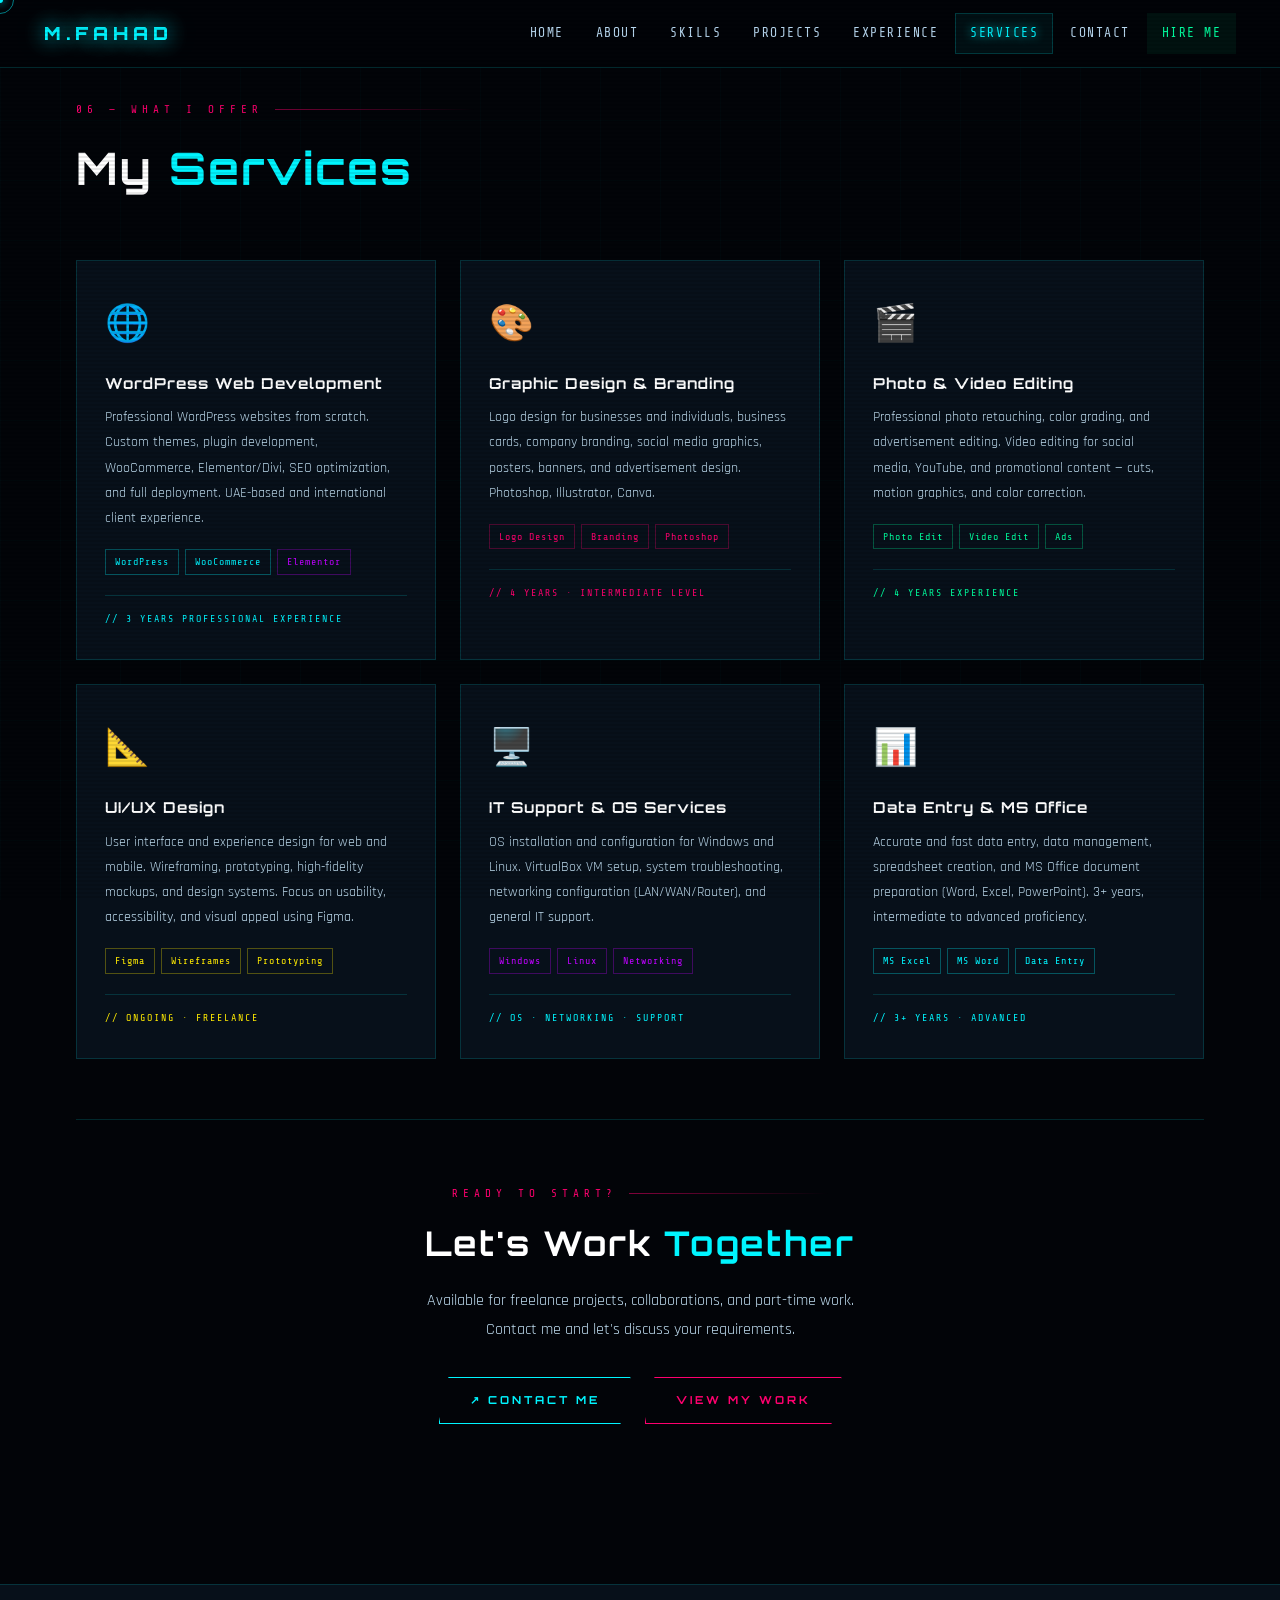
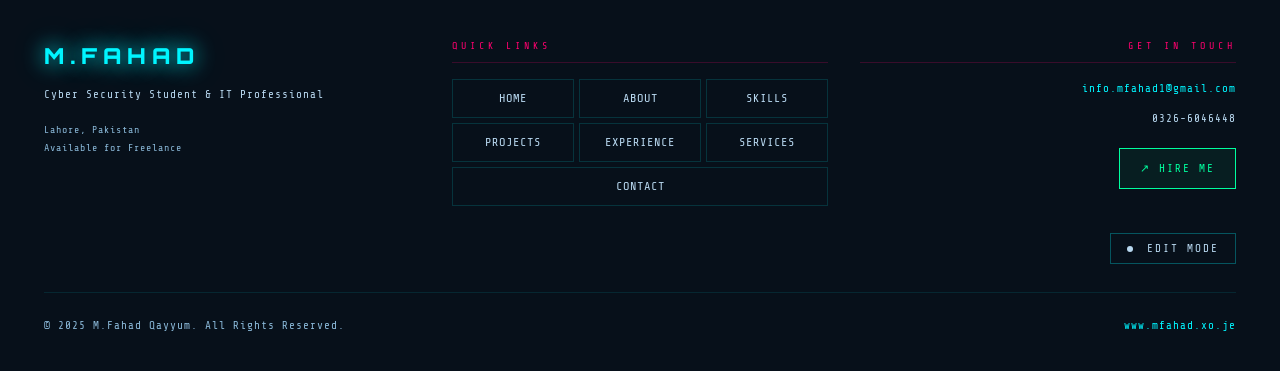
<file: services.html>
<!DOCTYPE html>
<html lang="en">
<head>
<meta charset="UTF-8"><meta name="viewport" content="width=device-width,initial-scale=1.0">
<title>M.Fahad — Services</title>
<link rel="stylesheet" href="style.css">
</head>
<body>
<div class="cursor-dot" id="cdot"></div>
<div class="cursor-ring" id="cring"></div>
<nav>
  <a href="index.html" class="nav-logo">M.FAHAD</a>
  <ul class="nav-links">
    <li><a href="index.html" data-page="home">Home</a></li>
    <li><a href="about.html" data-page="about">About</a></li>
    <li><a href="skills.html" data-page="skills">Skills</a></li>
    <li><a href="projects.html" data-page="projects">Projects</a></li>
    <li><a href="experience.html" data-page="experience">Experience</a></li>
    <li><a href="services.html" data-page="services">Services</a></li>
    <li><a href="contact.html" data-page="contact">Contact</a></li>
    <li><a href="contact.html" class="nav-hire">Hire Me</a></li>
  </ul>
</nav>


<div class="page-wrap">
  <div class="section-label">06 — WHAT I OFFER</div>
  <h1 class="page-title">My <span>Services</span></h1>
  <div class="services-grid" id="svcGrid">
    <div class="svc-card c1"><div class="item-actions"><button class="act-btn upd" onclick="this.closest('.svc-card').querySelector('input[type=file]').click()">📷 PHOTO</button><button class="act-btn del" onclick="this.closest('.svc-card').remove()">✕</button><input type="file" accept="image/*" style="display:none" onchange="addSvcPhoto(this)"></div><span class="svc-icon" data-editable="sv1i">🌐</span><div class="svc-title" data-editable="sv1t">WordPress Web Development</div><p class="svc-desc" data-editable="sv1d">Professional WordPress websites from scratch. Custom themes, plugin development, WooCommerce, Elementor/Divi, SEO optimization, and full deployment. UAE-based and international client experience.</p><div class="svc-tags"><span class="pstag cyan">WordPress</span><span class="pstag cyan">WooCommerce</span><span class="pstag">Elementor</span></div><div class="svc-price" data-editable="sv1n">// 3 YEARS PROFESSIONAL EXPERIENCE</div></div>
    <div class="svc-card c2"><div class="item-actions"><button class="act-btn upd" onclick="this.closest('.svc-card').querySelector('input[type=file]').click()">📷 PHOTO</button><button class="act-btn del" onclick="this.closest('.svc-card').remove()">✕</button><input type="file" accept="image/*" style="display:none" onchange="addSvcPhoto(this)"></div><span class="svc-icon" data-editable="sv2i">🎨</span><div class="svc-title" data-editable="sv2t">Graphic Design &amp; Branding</div><p class="svc-desc" data-editable="sv2d">Logo design for businesses and individuals, business cards, company branding, social media graphics, posters, banners, and advertisement design. Photoshop, Illustrator, Canva.</p><div class="svc-tags"><span class="pstag pink">Logo Design</span><span class="pstag pink">Branding</span><span class="pstag pink">Photoshop</span></div><div class="svc-price" style="color:var(--pink);" data-editable="sv2n">// 4 YEARS · INTERMEDIATE LEVEL</div></div>
    <div class="svc-card c3"><div class="item-actions"><button class="act-btn upd" onclick="this.closest('.svc-card').querySelector('input[type=file]').click()">📷 PHOTO</button><button class="act-btn del" onclick="this.closest('.svc-card').remove()">✕</button><input type="file" accept="image/*" style="display:none" onchange="addSvcPhoto(this)"></div><span class="svc-icon" data-editable="sv3i">🎬</span><div class="svc-title" data-editable="sv3t">Photo &amp; Video Editing</div><p class="svc-desc" data-editable="sv3d">Professional photo retouching, color grading, and advertisement editing. Video editing for social media, YouTube, and promotional content — cuts, motion graphics, and color correction.</p><div class="svc-tags"><span class="pstag green">Photo Edit</span><span class="pstag green">Video Edit</span><span class="pstag green">Ads</span></div><div class="svc-price" style="color:var(--green);" data-editable="sv3n">// 4 YEARS EXPERIENCE</div></div>
    <div class="svc-card c4"><div class="item-actions"><button class="act-btn upd" onclick="this.closest('.svc-card').querySelector('input[type=file]').click()">📷 PHOTO</button><button class="act-btn del" onclick="this.closest('.svc-card').remove()">✕</button><input type="file" accept="image/*" style="display:none" onchange="addSvcPhoto(this)"></div><span class="svc-icon" data-editable="sv4i">📐</span><div class="svc-title" data-editable="sv4t">UI/UX Design</div><p class="svc-desc" data-editable="sv4d">User interface and experience design for web and mobile. Wireframing, prototyping, high-fidelity mockups, and design systems. Focus on usability, accessibility, and visual appeal using Figma.</p><div class="svc-tags"><span class="pstag yellow">Figma</span><span class="pstag yellow">Wireframes</span><span class="pstag yellow">Prototyping</span></div><div class="svc-price" style="color:var(--yellow);" data-editable="sv4n">// ONGOING · FREELANCE</div></div>
    <div class="svc-card c5"><div class="item-actions"><button class="act-btn upd" onclick="this.closest('.svc-card').querySelector('input[type=file]').click()">📷 PHOTO</button><button class="act-btn del" onclick="this.closest('.svc-card').remove()">✕</button><input type="file" accept="image/*" style="display:none" onchange="addSvcPhoto(this)"></div><span class="svc-icon" data-editable="sv5i">🖥️</span><div class="svc-title" data-editable="sv5t">IT Support &amp; OS Services</div><p class="svc-desc" data-editable="sv5d">OS installation and configuration for Windows and Linux. VirtualBox VM setup, system troubleshooting, networking configuration (LAN/WAN/Router), and general IT support.</p><div class="svc-tags"><span class="pstag">Windows</span><span class="pstag">Linux</span><span class="pstag">Networking</span></div><div class="svc-price" data-editable="sv5n">// OS · NETWORKING · SUPPORT</div></div>
    <div class="svc-card c6"><div class="item-actions"><button class="act-btn upd" onclick="this.closest('.svc-card').querySelector('input[type=file]').click()">📷 PHOTO</button><button class="act-btn del" onclick="this.closest('.svc-card').remove()">✕</button><input type="file" accept="image/*" style="display:none" onchange="addSvcPhoto(this)"></div><span class="svc-icon" data-editable="sv6i">📊</span><div class="svc-title" data-editable="sv6t">Data Entry &amp; MS Office</div><p class="svc-desc" data-editable="sv6d">Accurate and fast data entry, data management, spreadsheet creation, and MS Office document preparation (Word, Excel, PowerPoint). 3+ years, intermediate to advanced proficiency.</p><div class="svc-tags"><span class="pstag cyan">MS Excel</span><span class="pstag cyan">MS Word</span><span class="pstag cyan">Data Entry</span></div><div class="svc-price" data-editable="sv6n">// 3+ YEARS · ADVANCED</div></div>
  </div>
  <div class="add-new-row"><button class="add-new-btn" onclick="openAddModal('service')">+ ADD NEW SERVICE</button></div>
  <div style="text-align:center;padding:64px 0 0;border-top:1px solid var(--border);margin-top:60px;">
    <div class="section-label" style="justify-content:center;">READY TO START?</div>
    <h2 style="font-family:'Orbitron',sans-serif;font-size:clamp(20px,3vw,34px);font-weight:700;color:#fff;margin-bottom:14px;letter-spacing:2px;">Let's Work <span style="color:var(--cyan)">Together</span></h2>
    <p style="color:#c0ddf0;max-width:480px;margin:0 auto 32px;font-size:16px;line-height:1.8;" data-editable="svc_cta">Available for freelance projects, collaborations, and part-time work. Contact me and let's discuss your requirements.</p>
    <div style="display:flex;gap:14px;justify-content:center;flex-wrap:wrap;">
      <a href="contact.html" class="btn-neon">↗ CONTACT ME</a>
      <a href="projects.html" class="btn-neon pink">VIEW MY WORK</a>
    </div>
  </div>
</div>

<footer style="position:relative;z-index:1;background:#07101a;border-top:1px solid rgba(0,245,255,0.15);padding:52px 44px 32px;margin-top:80px;">
  <div style="max-width:1240px;margin:0 auto;display:grid;grid-template-columns:1fr 1fr 1fr;gap:32px;align-items:start;">

    <div>
      <a href="index.html" style="font-family:'Orbitron',sans-serif;font-size:22px;font-weight:900;color:#00f5ff;letter-spacing:6px;text-shadow:0 0 20px #00f5ff,0 0 40px rgba(0,245,255,0.3);display:block;margin-bottom:10px;text-decoration:none;">M.FAHAD</a>
      <div style="font-family:'Share Tech Mono',monospace;font-size:11px;color:#b8d8f0;letter-spacing:1px;margin-bottom:16px;">Cyber Security Student &amp; IT Professional</div>
      <div style="font-family:'Share Tech Mono',monospace;font-size:10px;color:#8ab8d8;letter-spacing:1px;line-height:1.8;">Lahore, Pakistan<br>Available for Freelance</div>
    </div>

    <div>
      <div style="font-family:'Share Tech Mono',monospace;font-size:10px;color:#ff006e;letter-spacing:4px;text-transform:uppercase;margin-bottom:16px;padding-bottom:8px;border-bottom:1px solid rgba(255,0,110,0.2);">Quick Links</div>
      <div style="display:grid;grid-template-columns:1fr 1fr 1fr;gap:5px;">
        <a href="index.html" style="font-family:'Share Tech Mono',monospace;font-size:12px;color:#b8d8f0;text-decoration:none;letter-spacing:1px;text-transform:uppercase;padding:8px 6px;text-align:center;border:1px solid rgba(0,245,255,0.15);display:block;" onmouseover="this.style.color='#00f5ff';this.style.borderColor='rgba(0,245,255,0.5)';this.style.background='rgba(0,245,255,0.08)';this.style.textShadow='0 0 10px rgba(0,245,255,0.7)';" onmouseout="this.style.color='#b8d8f0';this.style.borderColor='rgba(0,245,255,0.15)';this.style.background='transparent';this.style.textShadow='none';">Home</a>
        <a href="about.html" style="font-family:'Share Tech Mono',monospace;font-size:12px;color:#b8d8f0;text-decoration:none;letter-spacing:1px;text-transform:uppercase;padding:8px 6px;text-align:center;border:1px solid rgba(0,245,255,0.15);display:block;" onmouseover="this.style.color='#00f5ff';this.style.borderColor='rgba(0,245,255,0.5)';this.style.background='rgba(0,245,255,0.08)';this.style.textShadow='0 0 10px rgba(0,245,255,0.7)';" onmouseout="this.style.color='#b8d8f0';this.style.borderColor='rgba(0,245,255,0.15)';this.style.background='transparent';this.style.textShadow='none';">About</a>
        <a href="skills.html" style="font-family:'Share Tech Mono',monospace;font-size:12px;color:#b8d8f0;text-decoration:none;letter-spacing:1px;text-transform:uppercase;padding:8px 6px;text-align:center;border:1px solid rgba(0,245,255,0.15);display:block;" onmouseover="this.style.color='#00f5ff';this.style.borderColor='rgba(0,245,255,0.5)';this.style.background='rgba(0,245,255,0.08)';this.style.textShadow='0 0 10px rgba(0,245,255,0.7)';" onmouseout="this.style.color='#b8d8f0';this.style.borderColor='rgba(0,245,255,0.15)';this.style.background='transparent';this.style.textShadow='none';">Skills</a>
        <a href="projects.html" style="font-family:'Share Tech Mono',monospace;font-size:12px;color:#b8d8f0;text-decoration:none;letter-spacing:1px;text-transform:uppercase;padding:8px 6px;text-align:center;border:1px solid rgba(0,245,255,0.15);display:block;" onmouseover="this.style.color='#00f5ff';this.style.borderColor='rgba(0,245,255,0.5)';this.style.background='rgba(0,245,255,0.08)';this.style.textShadow='0 0 10px rgba(0,245,255,0.7)';" onmouseout="this.style.color='#b8d8f0';this.style.borderColor='rgba(0,245,255,0.15)';this.style.background='transparent';this.style.textShadow='none';">Projects</a>
        <a href="experience.html" style="font-family:'Share Tech Mono',monospace;font-size:12px;color:#b8d8f0;text-decoration:none;letter-spacing:1px;text-transform:uppercase;padding:8px 6px;text-align:center;border:1px solid rgba(0,245,255,0.15);display:block;" onmouseover="this.style.color='#00f5ff';this.style.borderColor='rgba(0,245,255,0.5)';this.style.background='rgba(0,245,255,0.08)';this.style.textShadow='0 0 10px rgba(0,245,255,0.7)';" onmouseout="this.style.color='#b8d8f0';this.style.borderColor='rgba(0,245,255,0.15)';this.style.background='transparent';this.style.textShadow='none';">Experience</a>
        <a href="services.html" style="font-family:'Share Tech Mono',monospace;font-size:12px;color:#b8d8f0;text-decoration:none;letter-spacing:1px;text-transform:uppercase;padding:8px 6px;text-align:center;border:1px solid rgba(0,245,255,0.15);display:block;" onmouseover="this.style.color='#00f5ff';this.style.borderColor='rgba(0,245,255,0.5)';this.style.background='rgba(0,245,255,0.08)';this.style.textShadow='0 0 10px rgba(0,245,255,0.7)';" onmouseout="this.style.color='#b8d8f0';this.style.borderColor='rgba(0,245,255,0.15)';this.style.background='transparent';this.style.textShadow='none';">Services</a>
        <a href="contact.html" style="font-family:'Share Tech Mono',monospace;font-size:12px;color:#b8d8f0;text-decoration:none;letter-spacing:1px;text-transform:uppercase;padding:8px 6px;text-align:center;border:1px solid rgba(0,245,255,0.15);display:block; grid-column:1/-1;" onmouseover="this.style.color='#00f5ff';this.style.borderColor='rgba(0,245,255,0.5)';this.style.background='rgba(0,245,255,0.08)';this.style.textShadow='0 0 10px rgba(0,245,255,0.7)';" onmouseout="this.style.color='#b8d8f0';this.style.borderColor='rgba(0,245,255,0.15)';this.style.background='transparent';this.style.textShadow='none';">Contact</a>
      </div>
    </div>

    <div style="text-align:right;">
      <div style="font-family:'Share Tech Mono',monospace;font-size:10px;color:#ff006e;letter-spacing:4px;text-transform:uppercase;margin-bottom:16px;padding-bottom:8px;border-bottom:1px solid rgba(255,0,110,0.2);">Get In Touch</div>
      <p style="font-family:'Share Tech Mono',monospace;font-size:11px;color:#b8d8f0;letter-spacing:1px;margin-bottom:10px;"><a href="mailto:info.mfahad1@gmail.com" style="color:#00f5ff;text-decoration:none;">info.mfahad1@gmail.com</a></p>
      <p style="font-family:'Share Tech Mono',monospace;font-size:11px;color:#b8d8f0;letter-spacing:1px;margin-bottom:20px;"><a href="tel:03266046448" style="color:#b8d8f0;text-decoration:none;">0326-6046448</a></p>
      <a href="contact.html" style="font-family:'Share Tech Mono',monospace;font-size:11px;letter-spacing:2px;padding:10px 20px;border:1px solid #00ff9f;color:#00ff9f;background:rgba(0,255,159,0.06);text-decoration:none;display:inline-block;" onmouseover="this.style.background='rgba(0,255,159,0.15)';this.style.boxShadow='0 0 18px rgba(0,255,159,0.3)';" onmouseout="this.style.background='rgba(0,255,159,0.06)';this.style.boxShadow='none';">↗ HIRE ME</a>
      <br><br>
      <button class="footer-edit-btn" id="footerEditBtn" style="font-family:'Share Tech Mono',monospace;font-size:11px;letter-spacing:2px;padding:8px 16px;border:1px solid rgba(0,245,255,0.3);color:#b8d8f0;background:transparent;cursor:pointer;">
        <span class="edit-dot" style="width:6px;height:6px;border-radius:50%;background:currentColor;display:inline-block;margin-right:6px;"></span><span class="eb-text">EDIT MODE</span>
      </button>
    </div>

  </div>
  <div style="max-width:1240px;margin:28px auto 0;padding-top:18px;border-top:1px solid rgba(0,245,255,0.1);display:flex;justify-content:space-between;align-items:center;flex-wrap:wrap;gap:12px;">
    <p style="font-family:'Share Tech Mono',monospace;font-size:11px;color:#8ab8d8;letter-spacing:1px;">&copy; 2025 M.Fahad Qayyum. All Rights Reserved.</p>
    <p><a href="https://mfahad.xo.je" target="_blank" style="font-family:'Share Tech Mono',monospace;font-size:11px;color:#00f5ff;text-decoration:none;letter-spacing:1px;">www.mfahad.xo.je</a></p>
  </div>
</footer>

<!-- LOGIN -->
<div id="loginOverlay">
  <div class="login-box">
    <div class="login-title">// ADMIN ACCESS</div>
    <div class="login-sub">ENTER CREDENTIALS TO EDIT PORTFOLIO</div>
    <div class="login-field"><label>USERNAME</label><input type="text" id="loginUser" placeholder="username" autocomplete="off"></div>
    <div class="login-field"><label>PASSWORD</label><input type="password" id="loginPass" placeholder="••••••••" autocomplete="off"></div>
    <div class="login-err" id="loginErr"></div>
    <button class="login-submit" id="loginSubmitBtn"><span>↗ AUTHENTICATE</span></button>
    <button class="login-cancel" id="loginCancelBtn">CANCEL</button>
  </div>
</div>
<!-- ADD MODAL -->
<div id="addModal">
  <div class="modal-box">
    <div class="modal-title" id="modalTitle">Add <span>Item</span></div>
    <div id="modalFields"></div>
    <div class="modal-btns">
      <button class="modal-save" id="modalSaveBtn"><span>↗ SAVE</span></button>
      <button class="modal-cancel" id="modalCancelBtn">CANCEL</button>
    </div>
  </div>
</div>
<!-- DETAIL PANEL -->
<div class="detail-panel" id="detailPanel">
  <button class="dp-close" id="dpCloseBtn">✕</button>
  <div class="dp-tag"></div>
  <div class="dp-title"></div>
  <img class="dp-img" alt="" style="display:none;">
  <div class="dp-desc"></div>
  <div class="dp-tags"></div>
  <div id="dpRows"></div>
</div>

<script src="script.js"></script>
<script>portfolioInit('services');function addSvcPhoto(i){const f=i.files[0];if(!f)return;const r=new FileReader();r.onload=e=>{const img=document.createElement('img');img.src=e.target.result;img.style.cssText='width:100%;height:120px;object-fit:cover;margin-bottom:14px;border:1px solid var(--border);display:block;';i.closest('.svc-card').insertBefore(img,i.closest('.svc-card').querySelector('.svc-icon'));};r.readAsDataURL(f);}
</script>
</body>
</html>
</file>
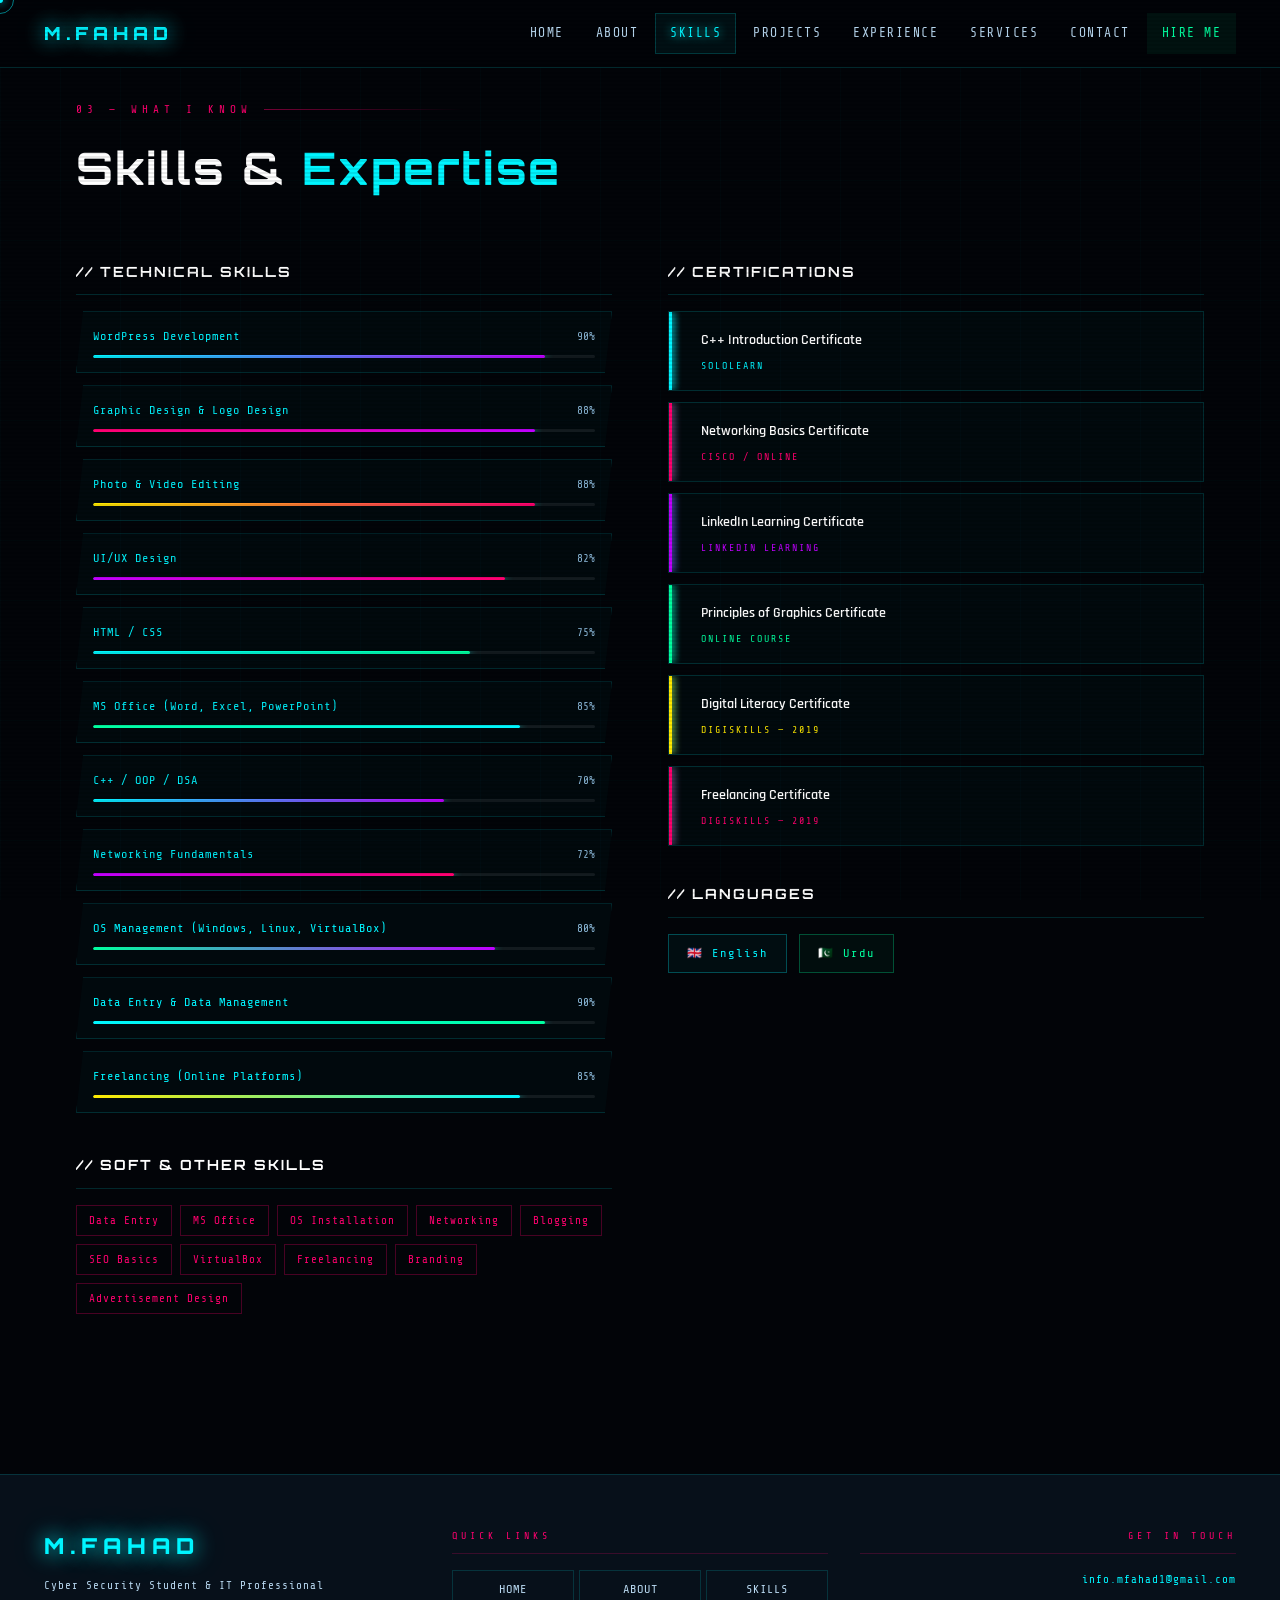
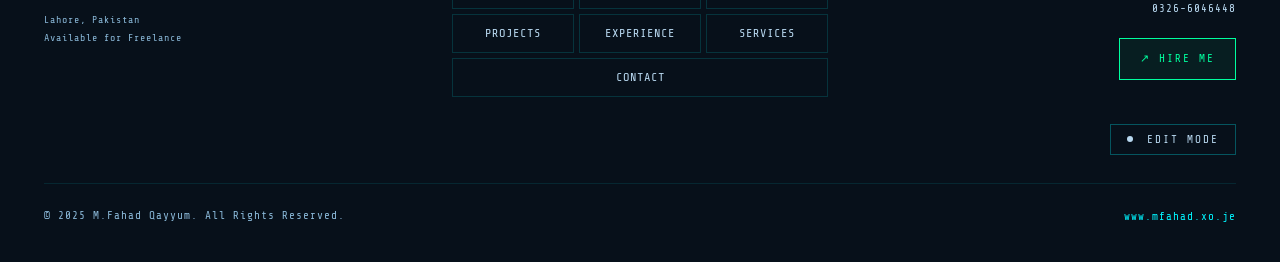
<file: skills.html>
<!DOCTYPE html>
<html lang="en">
<head>
<meta charset="UTF-8"><meta name="viewport" content="width=device-width,initial-scale=1.0">
<title>M.Fahad — Skills & Certifications</title>
<link rel="stylesheet" href="style.css">
</head>
<body>
<div class="cursor-dot" id="cdot"></div>
<div class="cursor-ring" id="cring"></div>
<nav>
  <a href="index.html" class="nav-logo">M.FAHAD</a>
  <ul class="nav-links">
    <li><a href="index.html" data-page="home">Home</a></li>
    <li><a href="about.html" data-page="about">About</a></li>
    <li><a href="skills.html" data-page="skills">Skills</a></li>
    <li><a href="projects.html" data-page="projects">Projects</a></li>
    <li><a href="experience.html" data-page="experience">Experience</a></li>
    <li><a href="services.html" data-page="services">Services</a></li>
    <li><a href="contact.html" data-page="contact">Contact</a></li>
    <li><a href="contact.html" class="nav-hire">Hire Me</a></li>
  </ul>
</nav>


<div class="page-wrap">
  <div class="section-label">03 — WHAT I KNOW</div>
  <h1 class="page-title">Skills &amp; <span>Expertise</span></h1>
  <div style="display:grid;grid-template-columns:1fr 1fr;gap:56px;">
    <div>
      <div class="skills-title">// TECHNICAL SKILLS</div>
      <div id="skillsGrid" style="display:flex;flex-direction:column;gap:12px;">
        <div class="skill-item"><div class="item-actions"><button class="act-btn upd" onclick='editSkill("sk_wp")'>✎ EDIT</button><button class="act-btn del" onclick="this.closest('.skill-item').remove()">✕</button></div><div class="sk-top"><span class="sk-name" data-editable="sk_wp_n">WordPress Development</span><span class="sk-pct" data-editable="sk_wp_p">90%</span></div><div class="sk-bar"><div class="sk-fill" style="width:90%;background:linear-gradient(to right,var(--cyan),var(--purple))"></div></div></div>
        <div class="skill-item"><div class="item-actions"><button class="act-btn del" onclick="this.closest('.skill-item').remove()">✕</button></div><div class="sk-top"><span class="sk-name" data-editable="sk_gd_n">Graphic Design &amp; Logo Design</span><span class="sk-pct" data-editable="sk_gd_p">88%</span></div><div class="sk-bar"><div class="sk-fill" style="width:88%;background:linear-gradient(to right,var(--pink),var(--purple));animation-delay:.1s"></div></div></div>
        <div class="skill-item"><div class="item-actions"><button class="act-btn del" onclick="this.closest('.skill-item').remove()">✕</button></div><div class="sk-top"><span class="sk-name" data-editable="sk_ve_n">Photo &amp; Video Editing</span><span class="sk-pct" data-editable="sk_ve_p">88%</span></div><div class="sk-bar"><div class="sk-fill" style="width:88%;background:linear-gradient(to right,var(--yellow),var(--pink));animation-delay:.15s"></div></div></div>
        <div class="skill-item"><div class="item-actions"><button class="act-btn del" onclick="this.closest('.skill-item').remove()">✕</button></div><div class="sk-top"><span class="sk-name" data-editable="sk_ui_n">UI/UX Design</span><span class="sk-pct" data-editable="sk_ui_p">82%</span></div><div class="sk-bar"><div class="sk-fill" style="width:82%;background:linear-gradient(to right,var(--purple),var(--pink));animation-delay:.2s"></div></div></div>
        <div class="skill-item"><div class="item-actions"><button class="act-btn del" onclick="this.closest('.skill-item').remove()">✕</button></div><div class="sk-top"><span class="sk-name" data-editable="sk_ht_n">HTML / CSS</span><span class="sk-pct" data-editable="sk_ht_p">75%</span></div><div class="sk-bar"><div class="sk-fill" style="width:75%;background:linear-gradient(to right,var(--cyan),var(--green));animation-delay:.25s"></div></div></div>
        <div class="skill-item"><div class="item-actions"><button class="act-btn del" onclick="this.closest('.skill-item').remove()">✕</button></div><div class="sk-top"><span class="sk-name" data-editable="sk_ms_n">MS Office (Word, Excel, PowerPoint)</span><span class="sk-pct" data-editable="sk_ms_p">85%</span></div><div class="sk-bar"><div class="sk-fill" style="width:85%;background:linear-gradient(to right,var(--green),var(--cyan));animation-delay:.3s"></div></div></div>
        <div class="skill-item"><div class="item-actions"><button class="act-btn del" onclick="this.closest('.skill-item').remove()">✕</button></div><div class="sk-top"><span class="sk-name" data-editable="sk_cp_n">C++ / OOP / DSA</span><span class="sk-pct" data-editable="sk_cp_p">70%</span></div><div class="sk-bar"><div class="sk-fill" style="width:70%;background:linear-gradient(to right,var(--cyan),var(--purple));animation-delay:.35s"></div></div></div>
        <div class="skill-item"><div class="item-actions"><button class="act-btn del" onclick="this.closest('.skill-item').remove()">✕</button></div><div class="sk-top"><span class="sk-name" data-editable="sk_nt_n">Networking Fundamentals</span><span class="sk-pct" data-editable="sk_nt_p">72%</span></div><div class="sk-bar"><div class="sk-fill" style="width:72%;background:linear-gradient(to right,var(--purple),var(--pink));animation-delay:.4s"></div></div></div>
        <div class="skill-item"><div class="item-actions"><button class="act-btn del" onclick="this.closest('.skill-item').remove()">✕</button></div><div class="sk-top"><span class="sk-name" data-editable="sk_os_n">OS Management (Windows, Linux, VirtualBox)</span><span class="sk-pct" data-editable="sk_os_p">80%</span></div><div class="sk-bar"><div class="sk-fill" style="width:80%;background:linear-gradient(to right,var(--green),var(--purple));animation-delay:.45s"></div></div></div>
        <div class="skill-item"><div class="item-actions"><button class="act-btn del" onclick="this.closest('.skill-item').remove()">✕</button></div><div class="sk-top"><span class="sk-name" data-editable="sk_de_n">Data Entry &amp; Data Management</span><span class="sk-pct" data-editable="sk_de_p">90%</span></div><div class="sk-bar"><div class="sk-fill" style="width:90%;background:linear-gradient(to right,var(--cyan),var(--green));animation-delay:.5s"></div></div></div>
        <div class="skill-item"><div class="item-actions"><button class="act-btn del" onclick="this.closest('.skill-item').remove()">✕</button></div><div class="sk-top"><span class="sk-name" data-editable="sk_fl_n">Freelancing (Online Platforms)</span><span class="sk-pct" data-editable="sk_fl_p">85%</span></div><div class="sk-bar"><div class="sk-fill" style="width:85%;background:linear-gradient(to right,var(--yellow),var(--cyan));animation-delay:.55s"></div></div></div>
      </div>
      <div class="add-new-row"><button class="add-new-btn" onclick="openAddModal('skill')">+ ADD NEW SKILL</button></div>
      <div style="margin-top:40px;">
        <div class="skills-title">// SOFT &amp; OTHER SKILLS</div>
        <div class="tags-row" id="softRow">
          <span class="etag" data-editable="ot1">Data Entry</span><span class="etag" data-editable="ot2">MS Office</span><span class="etag" data-editable="ot3">OS Installation</span><span class="etag" data-editable="ot4">Networking</span><span class="etag" data-editable="ot5">Blogging</span><span class="etag" data-editable="ot6">SEO Basics</span><span class="etag" data-editable="ot7">VirtualBox</span><span class="etag" data-editable="ot8">Freelancing</span><span class="etag" data-editable="ot9">Branding</span><span class="etag" data-editable="ot10">Advertisement Design</span>
        </div>
        <div class="add-new-row"><button class="add-new-btn" onclick="addSoftSkill()">+ ADD SKILL TAG</button></div>
      </div>
    </div>
    <div>
      <div class="skills-title">// CERTIFICATIONS</div>
      <div id="certContainer" style="display:flex;flex-direction:column;gap:11px;margin-bottom:32px;">
        <div class="cert-card"><div style="position:absolute;left:0;top:0;bottom:0;width:3px;background:var(--cyan);box-shadow:0 0 8px var(--cyan);"></div><div class="item-actions"><button class="act-btn upd" onclick="editCert('cts1')">✎</button><button class="act-btn del" onclick="this.closest('.cert-card').remove()">✕</button></div><div class="cert-card-name" data-editable="ct1n">C++ Introduction Certificate</div><div class="cert-card-src" data-editable="ct1s">SOLOLEARN</div></div>
        <div class="cert-card"><div style="position:absolute;left:0;top:0;bottom:0;width:3px;background:var(--pink);box-shadow:0 0 8px var(--pink);"></div><div class="item-actions"><button class="act-btn del" onclick="this.closest('.cert-card').remove()">✕</button></div><div class="cert-card-name" data-editable="ct2n">Networking Basics Certificate</div><div class="cert-card-src" style="color:var(--pink);" data-editable="ct2s">CISCO / ONLINE</div></div>
        <div class="cert-card"><div style="position:absolute;left:0;top:0;bottom:0;width:3px;background:var(--purple);box-shadow:0 0 8px var(--purple);"></div><div class="item-actions"><button class="act-btn del" onclick="this.closest('.cert-card').remove()">✕</button></div><div class="cert-card-name" data-editable="ct3n">LinkedIn Learning Certificate</div><div class="cert-card-src" style="color:var(--purple);" data-editable="ct3s">LINKEDIN LEARNING</div></div>
        <div class="cert-card"><div style="position:absolute;left:0;top:0;bottom:0;width:3px;background:var(--green);box-shadow:0 0 8px var(--green);"></div><div class="item-actions"><button class="act-btn del" onclick="this.closest('.cert-card').remove()">✕</button></div><div class="cert-card-name" data-editable="ct4n">Principles of Graphics Certificate</div><div class="cert-card-src" style="color:var(--green);" data-editable="ct4s">ONLINE COURSE</div></div>
        <div class="cert-card"><div style="position:absolute;left:0;top:0;bottom:0;width:3px;background:var(--yellow);box-shadow:0 0 8px var(--yellow);"></div><div class="item-actions"><button class="act-btn del" onclick="this.closest('.cert-card').remove()">✕</button></div><div class="cert-card-name" data-editable="ct5n">Digital Literacy Certificate</div><div class="cert-card-src" style="color:var(--yellow);" data-editable="ct5s">DIGISKILLS — 2019</div></div>
        <div class="cert-card"><div style="position:absolute;left:0;top:0;bottom:0;width:3px;background:var(--pink);box-shadow:0 0 8px var(--pink);"></div><div class="item-actions"><button class="act-btn del" onclick="this.closest('.cert-card').remove()">✕</button></div><div class="cert-card-name" data-editable="ct6n">Freelancing Certificate</div><div class="cert-card-src" style="color:var(--pink);" data-editable="ct6s">DIGISKILLS — 2019</div></div>
      </div>
      <div class="add-new-row"><button class="add-new-btn" onclick="openAddModal('cert')">+ ADD CERTIFICATE</button></div>
      <div style="margin-top:36px;">
        <div class="skills-title">// LANGUAGES</div>
        <div class="lang-strip">
          <span class="lang-pill" data-editable="lng_en">🇬🇧 English</span>
          <span class="lang-pill" style="color:var(--green);border-color:rgba(0,255,159,0.28);background:rgba(0,255,159,0.04);" data-editable="lng_ur">🇵🇰 Urdu</span>
        </div>
      </div>
    </div>
  </div>
</div>

<footer style="position:relative;z-index:1;background:#07101a;border-top:1px solid rgba(0,245,255,0.15);padding:52px 44px 32px;margin-top:80px;">
  <div style="max-width:1240px;margin:0 auto;display:grid;grid-template-columns:1fr 1fr 1fr;gap:32px;align-items:start;">

    <div>
      <a href="index.html" style="font-family:'Orbitron',sans-serif;font-size:22px;font-weight:900;color:#00f5ff;letter-spacing:6px;text-shadow:0 0 20px #00f5ff,0 0 40px rgba(0,245,255,0.3);display:block;margin-bottom:10px;text-decoration:none;">M.FAHAD</a>
      <div style="font-family:'Share Tech Mono',monospace;font-size:11px;color:#b8d8f0;letter-spacing:1px;margin-bottom:16px;">Cyber Security Student &amp; IT Professional</div>
      <div style="font-family:'Share Tech Mono',monospace;font-size:10px;color:#8ab8d8;letter-spacing:1px;line-height:1.8;">Lahore, Pakistan<br>Available for Freelance</div>
    </div>

    <div>
      <div style="font-family:'Share Tech Mono',monospace;font-size:10px;color:#ff006e;letter-spacing:4px;text-transform:uppercase;margin-bottom:16px;padding-bottom:8px;border-bottom:1px solid rgba(255,0,110,0.2);">Quick Links</div>
      <div style="display:grid;grid-template-columns:1fr 1fr 1fr;gap:5px;">
        <a href="index.html" style="font-family:'Share Tech Mono',monospace;font-size:12px;color:#b8d8f0;text-decoration:none;letter-spacing:1px;text-transform:uppercase;padding:8px 6px;text-align:center;border:1px solid rgba(0,245,255,0.15);display:block;" onmouseover="this.style.color='#00f5ff';this.style.borderColor='rgba(0,245,255,0.5)';this.style.background='rgba(0,245,255,0.08)';this.style.textShadow='0 0 10px rgba(0,245,255,0.7)';" onmouseout="this.style.color='#b8d8f0';this.style.borderColor='rgba(0,245,255,0.15)';this.style.background='transparent';this.style.textShadow='none';">Home</a>
        <a href="about.html" style="font-family:'Share Tech Mono',monospace;font-size:12px;color:#b8d8f0;text-decoration:none;letter-spacing:1px;text-transform:uppercase;padding:8px 6px;text-align:center;border:1px solid rgba(0,245,255,0.15);display:block;" onmouseover="this.style.color='#00f5ff';this.style.borderColor='rgba(0,245,255,0.5)';this.style.background='rgba(0,245,255,0.08)';this.style.textShadow='0 0 10px rgba(0,245,255,0.7)';" onmouseout="this.style.color='#b8d8f0';this.style.borderColor='rgba(0,245,255,0.15)';this.style.background='transparent';this.style.textShadow='none';">About</a>
        <a href="skills.html" style="font-family:'Share Tech Mono',monospace;font-size:12px;color:#b8d8f0;text-decoration:none;letter-spacing:1px;text-transform:uppercase;padding:8px 6px;text-align:center;border:1px solid rgba(0,245,255,0.15);display:block;" onmouseover="this.style.color='#00f5ff';this.style.borderColor='rgba(0,245,255,0.5)';this.style.background='rgba(0,245,255,0.08)';this.style.textShadow='0 0 10px rgba(0,245,255,0.7)';" onmouseout="this.style.color='#b8d8f0';this.style.borderColor='rgba(0,245,255,0.15)';this.style.background='transparent';this.style.textShadow='none';">Skills</a>
        <a href="projects.html" style="font-family:'Share Tech Mono',monospace;font-size:12px;color:#b8d8f0;text-decoration:none;letter-spacing:1px;text-transform:uppercase;padding:8px 6px;text-align:center;border:1px solid rgba(0,245,255,0.15);display:block;" onmouseover="this.style.color='#00f5ff';this.style.borderColor='rgba(0,245,255,0.5)';this.style.background='rgba(0,245,255,0.08)';this.style.textShadow='0 0 10px rgba(0,245,255,0.7)';" onmouseout="this.style.color='#b8d8f0';this.style.borderColor='rgba(0,245,255,0.15)';this.style.background='transparent';this.style.textShadow='none';">Projects</a>
        <a href="experience.html" style="font-family:'Share Tech Mono',monospace;font-size:12px;color:#b8d8f0;text-decoration:none;letter-spacing:1px;text-transform:uppercase;padding:8px 6px;text-align:center;border:1px solid rgba(0,245,255,0.15);display:block;" onmouseover="this.style.color='#00f5ff';this.style.borderColor='rgba(0,245,255,0.5)';this.style.background='rgba(0,245,255,0.08)';this.style.textShadow='0 0 10px rgba(0,245,255,0.7)';" onmouseout="this.style.color='#b8d8f0';this.style.borderColor='rgba(0,245,255,0.15)';this.style.background='transparent';this.style.textShadow='none';">Experience</a>
        <a href="services.html" style="font-family:'Share Tech Mono',monospace;font-size:12px;color:#b8d8f0;text-decoration:none;letter-spacing:1px;text-transform:uppercase;padding:8px 6px;text-align:center;border:1px solid rgba(0,245,255,0.15);display:block;" onmouseover="this.style.color='#00f5ff';this.style.borderColor='rgba(0,245,255,0.5)';this.style.background='rgba(0,245,255,0.08)';this.style.textShadow='0 0 10px rgba(0,245,255,0.7)';" onmouseout="this.style.color='#b8d8f0';this.style.borderColor='rgba(0,245,255,0.15)';this.style.background='transparent';this.style.textShadow='none';">Services</a>
        <a href="contact.html" style="font-family:'Share Tech Mono',monospace;font-size:12px;color:#b8d8f0;text-decoration:none;letter-spacing:1px;text-transform:uppercase;padding:8px 6px;text-align:center;border:1px solid rgba(0,245,255,0.15);display:block; grid-column:1/-1;" onmouseover="this.style.color='#00f5ff';this.style.borderColor='rgba(0,245,255,0.5)';this.style.background='rgba(0,245,255,0.08)';this.style.textShadow='0 0 10px rgba(0,245,255,0.7)';" onmouseout="this.style.color='#b8d8f0';this.style.borderColor='rgba(0,245,255,0.15)';this.style.background='transparent';this.style.textShadow='none';">Contact</a>
      </div>
    </div>

    <div style="text-align:right;">
      <div style="font-family:'Share Tech Mono',monospace;font-size:10px;color:#ff006e;letter-spacing:4px;text-transform:uppercase;margin-bottom:16px;padding-bottom:8px;border-bottom:1px solid rgba(255,0,110,0.2);">Get In Touch</div>
      <p style="font-family:'Share Tech Mono',monospace;font-size:11px;color:#b8d8f0;letter-spacing:1px;margin-bottom:10px;"><a href="mailto:info.mfahad1@gmail.com" style="color:#00f5ff;text-decoration:none;">info.mfahad1@gmail.com</a></p>
      <p style="font-family:'Share Tech Mono',monospace;font-size:11px;color:#b8d8f0;letter-spacing:1px;margin-bottom:20px;"><a href="tel:03266046448" style="color:#b8d8f0;text-decoration:none;">0326-6046448</a></p>
      <a href="contact.html" style="font-family:'Share Tech Mono',monospace;font-size:11px;letter-spacing:2px;padding:10px 20px;border:1px solid #00ff9f;color:#00ff9f;background:rgba(0,255,159,0.06);text-decoration:none;display:inline-block;" onmouseover="this.style.background='rgba(0,255,159,0.15)';this.style.boxShadow='0 0 18px rgba(0,255,159,0.3)';" onmouseout="this.style.background='rgba(0,255,159,0.06)';this.style.boxShadow='none';">↗ HIRE ME</a>
      <br><br>
      <button class="footer-edit-btn" id="footerEditBtn" style="font-family:'Share Tech Mono',monospace;font-size:11px;letter-spacing:2px;padding:8px 16px;border:1px solid rgba(0,245,255,0.3);color:#b8d8f0;background:transparent;cursor:pointer;">
        <span class="edit-dot" style="width:6px;height:6px;border-radius:50%;background:currentColor;display:inline-block;margin-right:6px;"></span><span class="eb-text">EDIT MODE</span>
      </button>
    </div>

  </div>
  <div style="max-width:1240px;margin:28px auto 0;padding-top:18px;border-top:1px solid rgba(0,245,255,0.1);display:flex;justify-content:space-between;align-items:center;flex-wrap:wrap;gap:12px;">
    <p style="font-family:'Share Tech Mono',monospace;font-size:11px;color:#8ab8d8;letter-spacing:1px;">&copy; 2025 M.Fahad Qayyum. All Rights Reserved.</p>
    <p><a href="https://mfahad.xo.je" target="_blank" style="font-family:'Share Tech Mono',monospace;font-size:11px;color:#00f5ff;text-decoration:none;letter-spacing:1px;">www.mfahad.xo.je</a></p>
  </div>
</footer>

<!-- LOGIN -->
<div id="loginOverlay">
  <div class="login-box">
    <div class="login-title">// ADMIN ACCESS</div>
    <div class="login-sub">ENTER CREDENTIALS TO EDIT PORTFOLIO</div>
    <div class="login-field"><label>USERNAME</label><input type="text" id="loginUser" placeholder="username" autocomplete="off"></div>
    <div class="login-field"><label>PASSWORD</label><input type="password" id="loginPass" placeholder="••••••••" autocomplete="off"></div>
    <div class="login-err" id="loginErr"></div>
    <button class="login-submit" id="loginSubmitBtn"><span>↗ AUTHENTICATE</span></button>
    <button class="login-cancel" id="loginCancelBtn">CANCEL</button>
  </div>
</div>
<!-- ADD MODAL -->
<div id="addModal">
  <div class="modal-box">
    <div class="modal-title" id="modalTitle">Add <span>Item</span></div>
    <div id="modalFields"></div>
    <div class="modal-btns">
      <button class="modal-save" id="modalSaveBtn"><span>↗ SAVE</span></button>
      <button class="modal-cancel" id="modalCancelBtn">CANCEL</button>
    </div>
  </div>
</div>
<!-- DETAIL PANEL -->
<div class="detail-panel" id="detailPanel">
  <button class="dp-close" id="dpCloseBtn">✕</button>
  <div class="dp-tag"></div>
  <div class="dp-title"></div>
  <img class="dp-img" alt="" style="display:none;">
  <div class="dp-desc"></div>
  <div class="dp-tags"></div>
  <div id="dpRows"></div>
</div>

<script src="script.js"></script>
<script>portfolioInit('skills');function addSoftSkill(){if(!EDIT_MODE)return;const s=prompt('Skill name:');if(!s)return;const el=document.createElement('span');el.className='etag';el.textContent=s;el.addEventListener('click',()=>{if(EDIT_MODE&&confirm('Delete?'))el.remove();});document.getElementById('softRow').appendChild(el);}
</script>
</body>
</html>
</file>
<file: style.css>
@import url('https://fonts.googleapis.com/css2?family=Orbitron:wght@400;700;900&family=Share+Tech+Mono&family=Rajdhani:wght@300;400;500;600&display=swap');

/* ════════ VARIABLES ════════ */
:root {
  --cyan:   #00f5ff;
  --pink:   #ff006e;
  --purple: #bf00ff;
  --green:  #00ff9f;
  --yellow: #ffea00;
  --bg:     #020408;
  --bg2:    #07101a;
  --bg3:    #0d1e2e;
  --dim:    #8ab8d8;   /* brighter dim */
  --text:   #d8eef8;   /* brighter text */
  --border: rgba(0,245,255,0.15);
  --border2:rgba(0,245,255,0.35);
}

/* ════════ RESET ════════ */
*,*::before,*::after { margin:0; padding:0; box-sizing:border-box; }
html { scroll-behavior:smooth; }
body {
  background:var(--bg); color:var(--text);
  font-family:'Rajdhani',sans-serif;
  font-size:16px; font-weight:400;
  overflow-x:hidden; cursor:crosshair;
  min-height:100vh; line-height:1.75;
}
body::before {
  content:''; position:fixed; inset:0;
  background:repeating-linear-gradient(0deg,transparent,transparent 2px,rgba(0,0,0,0.09) 2px,rgba(0,0,0,0.09) 4px);
  pointer-events:none; z-index:9999;
}
body::after {
  content:''; position:fixed; inset:0;
  background-image:linear-gradient(rgba(0,245,255,0.02) 1px,transparent 1px),linear-gradient(90deg,rgba(0,245,255,0.02) 1px,transparent 1px);
  background-size:60px 60px; pointer-events:none; z-index:0;
}

/* ════════ CURSOR ════════ */
.cursor-dot  { position:fixed;width:6px;height:6px;background:var(--cyan);border-radius:50%;pointer-events:none;z-index:99999;transform:translate(-50%,-50%);box-shadow:0 0 10px var(--cyan); }
.cursor-ring { position:fixed;width:28px;height:28px;border:1px solid rgba(0,245,255,0.5);border-radius:50%;pointer-events:none;z-index:99998;transform:translate(-50%,-50%);transition:left .08s,top .08s,width .18s,height .18s,border-color .18s; }

/* ════════ NAV ════════ */
nav {
  position:fixed; top:0; left:0; right:0; z-index:1000;
  display:flex; justify-content:space-between; align-items:center;
  padding:0 44px; height:68px;
  background:rgba(2,4,8,0.96);
  backdrop-filter:blur(20px);
  border-bottom:1px solid var(--border);
  overflow:visible;
}
.nav-logo {
  font-family:'Orbitron',sans-serif; font-size:18px; font-weight:900;
  letter-spacing:5px; color:var(--cyan); text-decoration:none; flex-shrink:0;
  text-shadow:0 0 20px var(--cyan),0 0 40px rgba(0,245,255,0.3);
}
.nav-links { display:flex; gap:2px; list-style:none; align-items:center; position:relative; }

/* Nav links — bright visible text */
.nav-links > li > a {
  font-family:'Share Tech Mono',monospace;
  font-size:13px; color:#b8d8f0;
  text-decoration:none; letter-spacing:1.5px; text-transform:uppercase;
  padding:8px 14px;
  border:1px solid transparent;
  transition:color .2s, background .2s, border-color .2s, box-shadow .2s, text-shadow .2s;
  display:flex; align-items:center; gap:4px;
}
.nav-links > li > a:hover {
  color:var(--cyan);
  background:rgba(0,245,255,0.08);
  border-color:rgba(0,245,255,0.35);
  box-shadow:0 0 14px rgba(0,245,255,0.2), inset 0 0 8px rgba(0,245,255,0.05);
  text-shadow:0 0 10px rgba(0,245,255,0.7);
}
.nav-links > li > a.active {
  color:var(--cyan);
  border-color:rgba(0,245,255,0.2);
  background:rgba(0,245,255,0.05);
  text-shadow:0 0 10px var(--cyan);
}

/* Hire Me button */
.nav-hire {
  font-family:'Share Tech Mono',monospace; font-size:10px; letter-spacing:2px;
  padding:7px 18px; border:1px solid var(--green); color:#00ff9f !important;
  background:rgba(0,255,159,0.06); cursor:pointer; transition:all .2s;
  text-decoration:none; white-space:nowrap;
  text-shadow:none !important;
}
.nav-hire:hover { background:rgba(0,255,159,0.12); box-shadow:0 0 18px rgba(0,255,159,0.25); }

/* Edit button */
.nav-edit-btn {
  font-family:'Share Tech Mono',monospace; font-size:10px; letter-spacing:2px;
  padding:7px 16px; border:1px solid rgba(0,245,255,0.3); color:#b8d8f0;
  background:transparent; cursor:pointer; transition:all .2s;
  display:flex; align-items:center; gap:7px; white-space:nowrap;
}
.nav-edit-btn:hover { border-color:var(--cyan); color:var(--cyan); }
.nav-edit-btn.active { border-color:var(--pink); color:var(--pink); background:rgba(255,0,110,0.08); }
.edit-dot { width:6px;height:6px;border-radius:50%;background:currentColor;flex-shrink:0;transition:all .2s; }
.nav-edit-btn.active .edit-dot { box-shadow:0 0 8px var(--pink); }

/* Dropdown — "More" */
.nav-dropdown { position:relative; }
.nav-drop-btn {
  font-family:'Share Tech Mono',monospace;
  font-size:11px; color:#b8d8f0; letter-spacing:1.5px; text-transform:uppercase;
  padding:7px 11px; background:transparent; border:none;
  cursor:pointer; transition:color .2s,background .2s;
  display:flex; align-items:center; gap:4px; user-select:none;
}
.nav-drop-btn:hover { color:var(--cyan); background:rgba(0,245,255,0.07); }
.nav-drop-btn .arr { font-size:8px; opacity:.7; transition:transform .2s; display:inline-block; }
/* arr rotation handled by JS */
.drop-menu {
  position:absolute; top:calc(100% + 10px); left:0;
  background:rgba(5,12,22,0.99); border:1px solid rgba(0,245,255,0.25);
  backdrop-filter:blur(20px); min-width:180px;
  opacity:0; visibility:hidden; pointer-events:none;
  transform:translateY(-8px);
  transition:opacity .2s, visibility .2s, transform .2s;
  z-index:9999;
  box-shadow:0 12px 40px rgba(0,0,0,0.8);
}
/* drop-menu shown via JS .open class only */

.drop-menu a {
  display:block; padding:11px 18px;
  font-family:'Share Tech Mono',monospace; font-size:10px;
  color:#b8d8f0; letter-spacing:2px; text-transform:uppercase;
  text-decoration:none; border-bottom:1px solid rgba(0,245,255,0.07);
  transition:color .2s,background .2s;
}
.drop-menu a:last-child { border-bottom:none; }
.drop-menu a:hover { color:var(--cyan); background:rgba(0,245,255,0.06); }

/* ════════ PAGE WRAP ════════ */
.page-wrap { position:relative; z-index:1; padding:100px 56px 80px; max-width:1240px; margin:0 auto; }

.section-label {
  font-family:'Share Tech Mono',monospace; font-size:11px; color:var(--pink);
  letter-spacing:5px; text-transform:uppercase; margin-bottom:10px;
  display:flex; align-items:center; gap:12px;
}
.section-label::after { content:''; flex:1; height:1px; background:linear-gradient(to right,rgba(255,0,110,0.5),transparent); max-width:200px; }

.page-title {
  font-family:'Orbitron',sans-serif; font-size:clamp(26px,3.5vw,48px);
  font-weight:700; color:#fff; margin-bottom:52px; letter-spacing:2px;
}
.page-title span { color:var(--cyan); }

/* ════════ BUTTONS ════════ */
.btn-neon {
  font-family:'Orbitron',sans-serif; font-size:11px; font-weight:700;
  letter-spacing:3px; text-transform:uppercase;
  text-decoration:none; padding:13px 30px;
  border:1px solid var(--cyan); color:var(--cyan);
  background:transparent;
  clip-path:polygon(10px 0%,100% 0%,calc(100% - 10px) 100%,0% 100%);
  cursor:pointer; transition:all .2s; position:relative; overflow:hidden; display:inline-block;
}
.btn-neon::before { content:'';position:absolute;inset:0;background:var(--cyan);transform:translateX(-105%);transition:transform .3s;z-index:-1; }
.btn-neon:hover { color:#000; box-shadow:0 0 28px var(--cyan); }
.btn-neon:hover::before { transform:translateX(0); }
.btn-neon.pink { border-color:var(--pink); color:var(--pink); }
.btn-neon.pink::before { background:var(--pink); }
.btn-neon.pink:hover { color:#fff; box-shadow:0 0 28px var(--pink); }
.btn-neon.green { border-color:var(--green); color:var(--green); }
.btn-neon.green::before { background:var(--green); }
.btn-neon.green:hover { color:#000; box-shadow:0 0 28px var(--green); }

/* ════════ FOOTER ════════ */
footer { position:relative; z-index:1; background:var(--bg2); border-top:1px solid var(--border); padding:48px 40px 32px; margin-top:80px; }
.footer-inner { max-width:1240px; margin:0 auto; display:grid; grid-template-columns:1fr 1.6fr 1fr; gap:24px; align-items:start; }
.footer-brand .fb-logo { font-family:'Orbitron',sans-serif; font-size:24px; font-weight:900; color:var(--cyan); letter-spacing:6px; text-shadow:0 0 20px var(--cyan),0 0 40px rgba(0,245,255,0.3); display:block; margin-bottom:10px; text-decoration:none; }
.footer-brand .fb-sub { font-family:'Share Tech Mono',monospace; font-size:11px; color:#b8d8f0; letter-spacing:1px; }
.footer-nav { display:grid; grid-template-columns:repeat(3,minmax(0,1fr)); gap:3px; align-items:start; }
.footer-nav a { font-family:'Share Tech Mono',monospace; font-size:11px; color:#b8d8f0; text-decoration:none; letter-spacing:1px; text-transform:uppercase; padding:7px 4px; text-align:center; border:1px solid transparent; transition:color .2s, background .2s, border-color .2s, text-shadow .2s; border-radius:2px; display:block; white-space:nowrap; overflow:hidden; text-overflow:ellipsis; }
.footer-nav a:hover { color:var(--cyan); background:rgba(0,245,255,0.07); border-color:rgba(0,245,255,0.28); text-shadow:0 0 8px rgba(0,245,255,0.5); }
.footer-right { text-align:right; }
.footer-right a { color:var(--cyan); text-decoration:none; font-family:'Share Tech Mono',monospace; font-size:12px; letter-spacing:1px; }
.footer-right a:hover { text-shadow:0 0 10px var(--cyan); }
.footer-right p { font-family:'Share Tech Mono',monospace; font-size:11px; color:#b8d8f0; letter-spacing:1px; margin-bottom:8px; }
.footer-edit-btn { font-family:'Share Tech Mono',monospace; font-size:11px; letter-spacing:2px; padding:9px 20px; border:1px solid rgba(0,245,255,0.3); color:#b8d8f0; background:transparent; cursor:pointer; transition:all .2s; margin-top:16px; display:inline-flex; align-items:center; gap:8px; }
.footer-edit-btn:hover { border-color:var(--cyan); color:var(--cyan); }
.footer-edit-btn.active { border-color:var(--pink); color:var(--pink); background:rgba(255,0,110,0.07); }
.footer-bottom { max-width:1240px; margin:28px auto 0; padding-top:18px; border-top:1px solid var(--border); display:flex; justify-content:space-between; align-items:center; flex-wrap:wrap; gap:12px; }
.footer-bottom p { font-family:'Share Tech Mono',monospace; font-size:11px; color:#b8d8f0; letter-spacing:1px; }

/* ════════ CARDS ════════ */
.cyber-card { background:var(--bg2); border:1px solid var(--border); padding:24px 28px; transition:all .25s; position:relative; }
.cyber-card::before { content:''; position:absolute; top:0;left:0;right:0; height:2px; background:linear-gradient(to right,var(--cyan),var(--purple),var(--pink)); transform:scaleX(0); transition:transform .3s; transform-origin:left; }
.cyber-card:hover { border-color:var(--border2); transform:translateY(-3px); box-shadow:0 16px 40px rgba(0,0,0,.5),0 0 22px rgba(0,245,255,.07); }
.cyber-card:hover::before { transform:scaleX(1); }

/* ════════ EDIT MODE ════════ */
/* All editable elements get dashed border in edit mode */
body.edit-mode [data-editable] {
  outline:1px dashed rgba(0,245,255,0.4) !important;
  cursor:text !important;
  min-height:1.2em;
  border-radius:2px;
  transition:outline .15s,background .15s;
}
body.edit-mode [data-editable]:hover {
  outline:1px dashed var(--cyan) !important;
  background:rgba(0,245,255,0.04) !important;
}
body.edit-mode [data-editable]:focus {
  outline:1px solid var(--cyan) !important;
  background:rgba(0,245,255,0.07) !important;
}

/* Item action buttons — shown only in edit mode */
.item-actions { display:none; gap:6px; margin-bottom:10px; flex-wrap:wrap; align-items:center; }
body.edit-mode .item-actions { display:flex !important; }

.act-btn {
  font-family:'Share Tech Mono',monospace; font-size:9px; letter-spacing:1px;
  padding:4px 10px; border:1px solid rgba(0,245,255,0.3);
  background:transparent; color:var(--cyan); cursor:pointer; transition:all .15s;
}
.act-btn:hover { background:rgba(0,245,255,0.1); }
.act-btn.del { border-color:rgba(255,0,110,0.35); color:var(--pink); }
.act-btn.del:hover { background:rgba(255,0,110,0.1); }
.act-btn.upd { border-color:rgba(255,234,0,0.35); color:var(--yellow); }
.act-btn.upd:hover { background:rgba(255,234,0,0.08); }

/* Add new row — shows at section end only in edit mode */
.add-new-row { display:none !important; margin-top:24px; gap:12px; flex-wrap:wrap; }
body.edit-mode .add-new-row { display:flex !important; }

.add-new-btn {
  font-family:'Share Tech Mono',monospace; font-size:11px; letter-spacing:2px;
  padding:11px 22px; border:1px dashed rgba(0,245,255,0.35);
  background:transparent; color:var(--cyan); cursor:pointer;
  transition:all .2s; display:flex; align-items:center; gap:8px;
}
.add-new-btn:hover { background:rgba(0,245,255,0.05); border-color:var(--cyan); box-shadow:0 0 18px rgba(0,245,255,0.1); }
.add-new-btn.pink  { border-color:rgba(255,0,110,0.35); color:var(--pink); }
.add-new-btn.pink:hover { background:rgba(255,0,110,0.05); border-color:var(--pink); }

/* Photo edit button */
.av-photo-edit { display:none !important; }
body.edit-mode .av-photo-edit { display:flex !important; }

/* ════════ LOGIN MODAL ════════ */
#loginOverlay { position:fixed;inset:0;z-index:100000;background:rgba(2,4,8,0.97);backdrop-filter:blur(16px);display:none;align-items:center;justify-content:center; }
#loginOverlay.show { display:flex; }
.login-box { background:var(--bg2);border:1px solid rgba(0,245,255,0.22);padding:52px 48px;width:100%;max-width:440px;position:relative; }
.login-box::before { content:'';position:absolute;top:0;left:0;right:0;height:2px;background:linear-gradient(to right,var(--cyan),var(--purple),var(--pink)); }
.login-title { font-family:'Orbitron',sans-serif;font-size:20px;font-weight:700;color:#fff;letter-spacing:3px;margin-bottom:5px; }
.login-sub { font-family:'Share Tech Mono',monospace;font-size:10px;color:#8ab8d8;letter-spacing:3px;margin-bottom:36px; }
.login-field { margin-bottom:20px; }
.login-field label { font-family:'Share Tech Mono',monospace;font-size:10px;color:var(--pink);letter-spacing:3px;display:block;margin-bottom:8px; }
.login-field input { width:100%;background:rgba(0,0,0,0.5);border:1px solid rgba(0,245,255,0.15);color:var(--text);font-family:'Share Tech Mono',monospace;font-size:14px;padding:12px 16px;letter-spacing:2px;outline:none;transition:border-color .2s; }
.login-field input:focus { border-color:var(--cyan);box-shadow:0 0 14px rgba(0,245,255,0.1); }
.login-err { font-family:'Share Tech Mono',monospace;font-size:11px;color:var(--pink);letter-spacing:2px;margin-bottom:16px;display:none;padding:9px 12px;border:1px solid rgba(255,0,110,0.2);background:rgba(255,0,110,0.05); }
.login-err.show { display:block; }
.login-submit { width:100%;padding:14px;font-family:'Orbitron',sans-serif;font-size:12px;font-weight:700;letter-spacing:3px;background:transparent;border:1px solid var(--cyan);color:var(--cyan);cursor:pointer;clip-path:polygon(8px 0%,100% 0%,calc(100% - 8px) 100%,0% 100%);transition:all .2s;position:relative;overflow:hidden; }
.login-submit::before { content:'';position:absolute;inset:0;background:var(--cyan);transform:translateX(-105%);transition:transform .3s;z-index:0; }
.login-submit span { position:relative;z-index:1; }
.login-submit:hover { color:#000;box-shadow:0 0 28px var(--cyan); }
.login-submit:hover::before { transform:translateX(0); }
.login-cancel { width:100%;margin-top:10px;padding:10px;font-family:'Share Tech Mono',monospace;font-size:10px;letter-spacing:2px;background:transparent;border:1px solid rgba(255,255,255,0.07);color:#8ab8d8;cursor:pointer;transition:all .2s; }
.login-cancel:hover { border-color:var(--pink);color:var(--pink); }

/* ════════ ADD MODAL ════════ */
#addModal { position:fixed;inset:0;z-index:90000;background:rgba(2,4,8,0.96);backdrop-filter:blur(12px);display:none;align-items:flex-start;justify-content:center;padding:80px 20px;overflow-y:auto; }
#addModal.show { display:flex; }
.modal-box { background:var(--bg2);border:1px solid rgba(0,245,255,0.2);padding:44px 40px;width:100%;max-width:660px;position:relative;align-self:flex-start; }
.modal-box::before { content:'';position:absolute;top:0;left:0;right:0;height:2px;background:linear-gradient(to right,var(--pink),var(--purple),var(--cyan)); }
.modal-title { font-family:'Orbitron',sans-serif;font-size:18px;font-weight:700;color:#fff;letter-spacing:2px;margin-bottom:30px; }
.modal-title span { color:var(--cyan); }
.mfield { margin-bottom:18px; }
.mfield label { font-family:'Share Tech Mono',monospace;font-size:10px;color:#8ab8d8;letter-spacing:3px;display:block;margin-bottom:8px;text-transform:uppercase; }
.mfield input,.mfield textarea,.mfield select { width:100%;background:rgba(0,0,0,0.4);border:1px solid rgba(0,245,255,0.15);color:var(--text);font-family:'Rajdhani',sans-serif;font-size:14px;padding:11px 14px;outline:none;transition:border-color .2s;resize:vertical; }
.mfield input:focus,.mfield textarea:focus,.mfield select:focus { border-color:var(--cyan);box-shadow:0 0 12px rgba(0,245,255,0.1); }
.mfield textarea { min-height:90px; }
.mfield select option { background:var(--bg2); }
.mfield input::placeholder,.mfield textarea::placeholder { color:rgba(138,184,216,0.35); }
.img-upload-zone { border:1px dashed rgba(0,245,255,0.25);padding:24px;text-align:center;cursor:pointer;transition:all .2s; }
.img-upload-zone:hover { border-color:var(--cyan);background:rgba(0,245,255,0.03); }
.img-upload-zone input[type=file] { display:none; }
.img-upload-label { font-family:'Share Tech Mono',monospace;font-size:11px;color:#8ab8d8;letter-spacing:2px;cursor:pointer;display:block; }
.img-preview { max-width:100%;max-height:180px;object-fit:cover;margin:14px auto 0;border:1px solid rgba(0,245,255,0.2);display:none; }
.img-preview.show { display:block; }
.tag-add-row { display:flex;gap:8px;align-items:center;margin-top:8px; }
.tag-add-row input { flex:1; }
.tag-chips { display:flex;flex-wrap:wrap;gap:7px;margin-top:9px; }
.t-chip { font-family:'Share Tech Mono',monospace;font-size:10px;padding:3px 10px;letter-spacing:1px;display:flex;align-items:center;gap:5px; }
.t-chip.cyan   { color:var(--cyan);border:1px solid rgba(0,245,255,0.3); }
.t-chip.pink   { color:var(--pink);border:1px solid rgba(255,0,110,0.3); }
.t-chip.purple { color:var(--purple);border:1px solid rgba(191,0,255,0.3); }
.t-chip .tx { cursor:pointer;opacity:.6;font-size:11px; }
.t-chip .tx:hover { opacity:1; }
.col-btns { display:flex;gap:6px;margin-top:4px; }
.col-btn { width:22px;height:22px;border-radius:50%;cursor:pointer;border:2px solid transparent;transition:border-color .15s; }
.col-btn.sel { border-color:#fff; }
.col-btn.c { background:var(--cyan); }
.col-btn.p { background:var(--pink); }
.col-btn.pu { background:var(--purple); }
.modal-btns { display:flex;gap:12px;margin-top:30px; }
.modal-save { flex:1;padding:14px;font-family:'Orbitron',sans-serif;font-size:12px;font-weight:700;letter-spacing:3px;background:transparent;border:1px solid var(--cyan);color:var(--cyan);cursor:pointer;clip-path:polygon(8px 0%,100% 0%,calc(100% - 8px) 100%,0% 100%);transition:all .2s;position:relative;overflow:hidden; }
.modal-save::before { content:'';position:absolute;inset:0;background:var(--cyan);transform:translateX(-105%);transition:transform .3s;z-index:0; }
.modal-save span { position:relative;z-index:1; }
.modal-save:hover { color:#000;box-shadow:0 0 22px var(--cyan); }
.modal-save:hover::before { transform:translateX(0); }
.modal-cancel { padding:14px 22px;font-family:'Share Tech Mono',monospace;font-size:11px;letter-spacing:2px;background:transparent;border:1px solid rgba(255,255,255,0.08);color:#8ab8d8;cursor:pointer;transition:all .2s; }
.modal-cancel:hover { border-color:var(--pink);color:var(--pink); }

/* ════════ DETAIL PANEL ════════ */
.detail-panel { position:fixed;top:0;right:-480px;bottom:0;width:460px;background:var(--bg2);border-left:1px solid var(--border);z-index:8000;transition:right .35s cubic-bezier(.4,0,.2,1);overflow-y:auto;padding:48px 32px; }
.detail-panel.open { right:0; }
.detail-panel::before { content:'';position:absolute;top:0;left:0;right:0;height:3px;background:linear-gradient(to right,var(--cyan),var(--purple),var(--pink)); }
.dp-close { position:absolute;top:16px;right:20px;background:transparent;border:none;color:#8ab8d8;font-size:18px;cursor:pointer;transition:color .2s; }
.dp-close:hover { color:var(--pink); }
.dp-tag   { font-family:'Share Tech Mono',monospace;font-size:10px;color:var(--pink);letter-spacing:3px;margin-bottom:10px; }
.dp-title { font-family:'Orbitron',sans-serif;font-size:22px;font-weight:700;color:#fff;margin-bottom:16px;line-height:1.3; }
.dp-img   { width:100%;height:200px;object-fit:cover;border:1px solid var(--border);margin-bottom:20px;display:block; }
.dp-desc  { font-size:15px;color:var(--text);line-height:1.85;margin-bottom:20px; }
.dp-tags  { display:flex;flex-wrap:wrap;gap:7px;margin-bottom:20px; }
.dp-row   { display:flex;justify-content:space-between;padding:10px 0;border-bottom:1px solid rgba(0,245,255,0.07); }
.dp-row-label { font-family:'Share Tech Mono',monospace;font-size:10px;color:#8ab8d8;letter-spacing:2px; }
.dp-row-val   { font-size:14px;color:var(--text); }

/* ════════ PROJECT CARDS ════════ */
.proj-grid { display:grid;grid-template-columns:repeat(3,1fr);gap:22px; }
.proj-card { background:var(--bg2);border:1px solid var(--border);position:relative;overflow:hidden;transition:all .3s;display:flex;flex-direction:column;min-width:0;cursor:pointer; }
.proj-card::before { content:'';position:absolute;top:0;left:0;right:0;height:2px;background:linear-gradient(to right,var(--cyan),var(--purple),var(--pink));transform:scaleX(0);transition:transform .3s;transform-origin:left; }
.proj-card:hover { border-color:rgba(0,245,255,0.4);transform:translateY(-4px);box-shadow:0 18px 48px rgba(0,0,0,.6),0 0 28px rgba(0,245,255,.09); }
.proj-card:hover::before { transform:scaleX(1); }
.proj-card.featured { grid-column:1/-1;flex-direction:row; }
.proj-card.featured .proj-thumb { width:300px;min-width:300px;height:auto;flex-shrink:0; }
.proj-card.featured .proj-body  { flex:1;min-width:0; }
.feat-badge { position:absolute;top:14px;right:14px;font-family:'Share Tech Mono',monospace;font-size:10px;background:rgba(0,245,255,0.12);color:var(--cyan);border:1px solid var(--cyan);padding:4px 12px;letter-spacing:2px;z-index:2;white-space:nowrap; }
.proj-thumb { height:180px;position:relative;overflow:hidden;display:flex;align-items:center;justify-content:center;flex-shrink:0; }
.proj-thumb img { position:absolute;inset:0;width:100%;height:100%;object-fit:cover;object-position:center;display:block; }
.proj-thumb svg { position:relative;z-index:1; }
.proj-body { padding:20px 22px;flex:1;display:flex;flex-direction:column;min-width:0;overflow:hidden; }
.proj-tag  { font-family:'Share Tech Mono',monospace;font-size:10px;color:var(--pink);letter-spacing:2px;margin-bottom:8px;white-space:nowrap;overflow:hidden;text-overflow:ellipsis; }
.proj-name { font-family:'Orbitron',sans-serif;font-size:14px;font-weight:700;color:#fff;margin-bottom:10px;letter-spacing:1px;word-break:break-word;line-height:1.4; }
.proj-desc { font-size:13px;color:#c0ddf0;line-height:1.75;margin-bottom:14px;font-weight:400;flex:1;word-break:break-word; }
.proj-stack { display:flex;flex-wrap:wrap;gap:6px;margin-bottom:14px; }
.pstag { font-family:'Share Tech Mono',monospace;font-size:10px;color:var(--purple);border:1px solid rgba(191,0,255,0.3);padding:3px 9px;letter-spacing:1px;white-space:nowrap; }
.pstag.cyan   { color:var(--cyan);border-color:rgba(0,245,255,0.3); }
.pstag.pink   { color:var(--pink);border-color:rgba(255,0,110,0.3); }
.pstag.green  { color:var(--green);border-color:rgba(0,255,159,0.3); }
.pstag.yellow { color:var(--yellow);border-color:rgba(255,234,0,0.3); }
.proj-links { display:flex;gap:10px;flex-wrap:wrap;margin-top:auto; }
.proj-link { font-family:'Share Tech Mono',monospace;font-size:11px;color:var(--cyan);text-decoration:none;letter-spacing:1px;border:1px solid rgba(0,245,255,0.28);padding:6px 14px;transition:all .2s;white-space:nowrap; }
.proj-link:hover { background:rgba(0,245,255,0.1);box-shadow:0 0 14px rgba(0,245,255,0.2); }

/* Custom slots */
.custom-section { margin-top:56px;border:1px dashed rgba(0,245,255,0.18);padding:32px;position:relative;background:rgba(0,245,255,0.01); }
.custom-section::before { content:'';position:absolute;top:0;left:0;right:0;height:2px;background:linear-gradient(to right,var(--pink),var(--purple),var(--cyan)); }
.custom-grid { display:grid;grid-template-columns:repeat(3,1fr);gap:16px; }
.custom-slot { background:rgba(0,0,0,0.25);border:1px dashed rgba(0,245,255,0.14);min-height:160px;display:flex;flex-direction:column;padding:18px;gap:10px;transition:border-color .2s;position:relative;min-width:0;overflow:hidden;cursor:pointer; }
.custom-slot:hover { border-color:rgba(0,245,255,0.3); }
.slot-num { position:absolute;top:10px;left:14px;font-family:'Share Tech Mono',monospace;font-size:10px;color:rgba(0,245,255,0.22);letter-spacing:2px; }
.slot-img { width:100%;height:130px;background-size:cover;background-position:center;border-radius:2px;border:1px solid var(--border);overflow:hidden;flex-shrink:0; }
.slot-img img { width:100%;height:100%;object-fit:cover;object-position:center;display:block; }

/* ════════ SKILL BARS ════════ */
.skill-item { background:rgba(0,245,255,0.025);border:1px solid var(--border);padding:14px 16px;clip-path:polygon(7px 0%,100% 0%,calc(100% - 7px) 100%,0% 100%);transition:all .2s;cursor:pointer; }
.skill-item:hover { border-color:var(--cyan);background:rgba(0,245,255,0.06);box-shadow:0 0 18px rgba(0,245,255,0.07); }
.sk-top { display:flex;justify-content:space-between;align-items:center;margin-bottom:8px; }
.sk-name { font-family:'Share Tech Mono',monospace;font-size:12px;color:var(--cyan);letter-spacing:1px; }
.sk-pct  { font-family:'Share Tech Mono',monospace;font-size:11px;color:#8ab8d8; }
.sk-bar  { height:3px;background:rgba(255,255,255,0.07);border-radius:2px;overflow:hidden; }
.sk-fill { height:100%;border-radius:2px;box-shadow:0 0 8px var(--cyan);animation:bfill 1.4s ease-out both; }
@keyframes bfill { from { width:0; } }

/* ════════ TIMELINE ════════ */
.timeline { position:relative;padding-left:36px; }
.timeline::before { content:'';position:absolute;left:0;top:0;bottom:0;width:1px;background:linear-gradient(to bottom,var(--cyan),var(--purple),transparent); }
.tl-item { position:relative;margin-bottom:40px;padding:22px 26px;background:rgba(0,245,255,0.02);border:1px solid var(--border);transition:all .2s;cursor:pointer; }
.tl-item:hover { border-color:rgba(0,245,255,0.3);background:rgba(0,245,255,0.04); }
.tl-item::before { content:'';position:absolute;left:-40px;top:24px;width:8px;height:8px;border-radius:50%;background:var(--cyan);box-shadow:0 0 14px var(--cyan); }
.tl-item::after  { content:'';position:absolute;left:-36px;top:27px;width:32px;height:1px;background:rgba(0,245,255,0.3); }
.tl-period  { font-family:'Share Tech Mono',monospace;font-size:11px;color:var(--pink);letter-spacing:2px;margin-bottom:7px; }
.tl-role    { font-family:'Orbitron',sans-serif;font-size:16px;font-weight:700;color:#fff;margin-bottom:4px; }
.tl-company { font-size:14px;color:var(--cyan);margin-bottom:10px;font-weight:600; }
.tl-desc    { font-size:13px;color:#c0ddf0;line-height:1.8;font-weight:400; }

/* ════════ CERT CARDS ════════ */
.cert-card { background:rgba(0,245,255,0.025);border:1px solid var(--border);padding:16px 18px;transition:all .2s;position:relative;overflow:hidden;cursor:pointer; }
.cert-card::before { content:'';position:absolute;left:0;top:0;bottom:0;width:3px;background:var(--cyan);box-shadow:0 0 8px var(--cyan); }
.cert-card:hover { border-color:rgba(0,245,255,0.3);background:rgba(0,245,255,0.05); }
.cert-card-name { font-family:'Rajdhani',sans-serif;font-size:14px;font-weight:600;color:#fff;margin-bottom:4px;padding-left:14px; }
.cert-card-src  { font-family:'Share Tech Mono',monospace;font-size:10px;color:var(--cyan);letter-spacing:2px;padding-left:14px; }

/* ════════ SERVICE CARDS ════════ */
.services-grid { display:grid;grid-template-columns:repeat(3,1fr);gap:24px; }
.svc-card { background:var(--bg2);border:1px solid var(--border);padding:32px 28px;position:relative;overflow:hidden;transition:all .3s;cursor:pointer; }
.svc-card::before { content:'';position:absolute;top:0;left:0;right:0;height:2px;transform:scaleX(0);transition:transform .3s;transform-origin:left; }
.svc-card:hover { border-color:var(--border2);transform:translateY(-4px);box-shadow:0 18px 48px rgba(0,0,0,.5),0 0 28px rgba(0,245,255,.08); }
.svc-card:hover::before { transform:scaleX(1); }
.svc-card.c1::before { background:linear-gradient(to right,var(--cyan),var(--purple)); }
.svc-card.c2::before { background:linear-gradient(to right,var(--pink),var(--purple)); }
.svc-card.c3::before { background:linear-gradient(to right,var(--green),var(--cyan)); }
.svc-card.c4::before { background:linear-gradient(to right,var(--yellow),var(--pink)); }
.svc-card.c5::before { background:linear-gradient(to right,var(--purple),var(--cyan)); }
.svc-card.c6::before { background:linear-gradient(to right,var(--pink),var(--cyan)); }
.svc-icon  { font-size:36px;margin-bottom:18px;display:block; }
.svc-title { font-family:'Orbitron',sans-serif;font-size:15px;font-weight:700;color:#fff;letter-spacing:1px;margin-bottom:12px;line-height:1.3; }
.svc-desc  { font-size:14px;color:#c0ddf0;line-height:1.8;margin-bottom:18px; }
.svc-tags  { display:flex;flex-wrap:wrap;gap:6px;margin-bottom:20px; }
.svc-price { font-family:'Share Tech Mono',monospace;font-size:10px;color:var(--cyan);letter-spacing:2px;padding-top:14px;border-top:1px solid var(--border); }

/* ════════ ABOUT PAGE ════════ */
.about-grid { display:grid;grid-template-columns:280px 1fr;gap:60px;align-items:start; }
.av-box { text-align:center; }
.av-photo-wrap { width:190px;height:190px;border-radius:50%;margin:0 auto 18px;position:relative; }
.av-photo-initials { width:100%;height:100%;border-radius:50%;display:flex;align-items:center;justify-content:center;font-family:'Orbitron',sans-serif;font-size:44px;font-weight:900;color:var(--cyan);text-shadow:0 0 20px var(--cyan);background:linear-gradient(135deg,#0a1628,#0d2040);border:2px solid var(--cyan);box-shadow:0 0 36px rgba(0,245,255,0.3); }
.av-photo-edit { position:absolute;bottom:6px;right:6px;width:32px;height:32px;border-radius:50%;background:var(--bg2);border:1px solid var(--cyan);align-items:center;justify-content:center;cursor:pointer;font-size:14px; }
.av-name { font-family:'Orbitron',sans-serif;font-size:18px;font-weight:700;color:#fff;letter-spacing:2px; }
.av-role { font-family:'Share Tech Mono',monospace;font-size:11px;color:var(--cyan);letter-spacing:2px;margin-top:5px; }
.av-links { display:flex;flex-direction:column;gap:8px;margin-top:18px; }
.av-link { font-family:'Share Tech Mono',monospace;font-size:10px;color:#c0ddf0;text-decoration:none;letter-spacing:1px;border:1px solid var(--border);padding:9px 12px;transition:all .2s;text-align:left;display:flex;align-items:center;gap:8px; }
.av-link:hover { border-color:var(--cyan);color:var(--cyan);background:rgba(0,245,255,0.04); }
.av-link span { color:var(--cyan); }
.bio-text { color:#c0ddf0;line-height:1.9;margin-bottom:16px;font-size:16px;font-weight:400; }
.skills-title { font-family:'Orbitron',sans-serif;font-size:14px;font-weight:700;color:#fff;letter-spacing:2px;margin-bottom:16px;padding-bottom:10px;border-bottom:1px solid var(--border); }
.skills-grid { display:grid;grid-template-columns:1fr 1fr;gap:11px; }
.tags-row { display:flex;flex-wrap:wrap;gap:8px;margin-top:14px; }
.etag { font-family:'Share Tech Mono',monospace;font-size:11px;color:var(--pink);border:1px solid rgba(255,0,110,0.28);padding:5px 12px;letter-spacing:1px;cursor:pointer;transition:all .2s; }
.etag:hover { background:rgba(255,0,110,0.06);border-color:var(--pink); }
.lang-strip { display:flex;gap:12px;flex-wrap:wrap;margin-top:10px; }
.lang-pill { font-family:'Share Tech Mono',monospace;font-size:12px;padding:8px 18px;letter-spacing:2px;border:1px solid rgba(0,245,255,0.28);color:var(--cyan);background:rgba(0,245,255,0.04);cursor:pointer; }

/* edu cards */
.edu-strip { display:grid;grid-template-columns:1fr 1fr;gap:18px; }
.edu-card { background:var(--bg2);border:1px solid var(--border);padding:22px 24px;position:relative;overflow:hidden;transition:all .25s;cursor:pointer; }
.edu-card::before { content:'';position:absolute;top:0;left:0;right:0;height:2px;background:linear-gradient(to right,var(--cyan),var(--purple)); }
.edu-card:hover { border-color:var(--border2);transform:translateY(-3px); }
.edu-year   { font-family:'Share Tech Mono',monospace;font-size:10px;color:var(--pink);letter-spacing:2px;margin-bottom:7px; }
.edu-degree { font-family:'Orbitron',sans-serif;font-size:15px;font-weight:700;color:#fff;margin-bottom:4px;line-height:1.3; }
.edu-inst   { font-size:13px;color:var(--cyan);font-weight:600;margin-bottom:5px; }
.edu-note   { font-family:'Share Tech Mono',monospace;font-size:10px;color:#8ab8d8;letter-spacing:1px; }

/* hobby */
.hobbies-grid { display:grid;grid-template-columns:1fr 1fr;gap:12px;margin-top:12px; }
.hobby-card { background:var(--bg2);border:1px solid var(--border);padding:18px 14px;text-align:center;transition:all .2s;cursor:pointer; }
.hobby-card:hover { border-color:var(--border2); }
.hobby-icon { font-size:26px;margin-bottom:8px;display:block; }
.hobby-name { font-family:'Share Tech Mono',monospace;font-size:10px;color:#8ab8d8;letter-spacing:1px;line-height:1.5; }

/* tool grid */
.tool-grid { display:grid;grid-template-columns:1fr 1fr;gap:10px; }
.tool-card { background:rgba(0,245,255,0.025);border:1px solid var(--border);padding:14px 16px;text-align:center;clip-path:polygon(6px 0%,100% 0%,calc(100% - 6px) 100%,0% 100%);transition:all .2s;cursor:pointer; }
.tool-card:hover { border-color:var(--cyan);background:rgba(0,245,255,0.06); }
.tool-icon  { font-size:22px;margin-bottom:6px; }
.tool-name  { font-family:'Share Tech Mono',monospace;font-size:11px;color:var(--cyan);letter-spacing:1px; }
.tool-years { font-family:'Share Tech Mono',monospace;font-size:10px;color:#8ab8d8;margin-top:3px; }

/* ════════ HERO ════════ */
#hero { min-height:100vh;display:flex;align-items:center;padding:120px 56px 80px;position:relative;overflow:hidden;z-index:1; }
.hero-bg { position:absolute;border-radius:50%;filter:blur(90px);pointer-events:none; }
.hero-bg.a { width:600px;height:600px;background:radial-gradient(circle,rgba(191,0,255,0.14),transparent 70%);top:-120px;right:-80px;animation:hpulse 7s ease-in-out infinite; }
.hero-bg.b { width:400px;height:400px;background:radial-gradient(circle,rgba(0,245,255,0.11),transparent 70%);bottom:0;left:25%;animation:hpulse 9s ease-in-out infinite reverse; }
@keyframes hpulse { 0%,100%{transform:scale(1);opacity:.8} 50%{transform:scale(1.2);opacity:1} }
.hero-content { position:relative;z-index:2;max-width:720px; }
.hero-tag { font-family:'Share Tech Mono',monospace;font-size:11px;color:var(--green);letter-spacing:4px;margin-bottom:18px;display:flex;align-items:center;gap:10px; }
.hero-tag::before { content:'';width:40px;height:1px;background:var(--green);box-shadow:0 0 8px var(--green); }
h1.name { font-family:'Orbitron',sans-serif;font-size:clamp(48px,8.5vw,96px);font-weight:900;line-height:1;color:#fff;letter-spacing:-2px;margin-bottom:6px;position:relative; }
h1.name::before,h1.name::after { content:attr(data-text);position:absolute;top:0;left:0;width:100%; }
h1.name::before { color:var(--pink);animation:g1 3.5s infinite;clip-path:polygon(0 20%,100% 20%,100% 36%,0 36%); }
h1.name::after  { color:var(--cyan);animation:g2 3.5s infinite;clip-path:polygon(0 62%,100% 62%,100% 78%,0 78%); }
@keyframes g1{0%,90%,100%{transform:none;opacity:0}92%{transform:skewX(-5deg) translateX(-4px);opacity:.8}95%{transform:none;opacity:0}}
@keyframes g2{0%,87%,100%{transform:none;opacity:0}89%{transform:skewX(8deg) translateX(6px);opacity:.7}92%{transform:none;opacity:0}}
.hero-slogan { font-family:'Orbitron',sans-serif;font-size:clamp(13px,2vw,21px);font-weight:400;color:var(--cyan);text-shadow:0 0 20px var(--cyan);letter-spacing:6px;margin-bottom:24px; }
.hero-desc { font-size:16px;color:#c0ddf0;max-width:500px;line-height:1.9;margin-bottom:40px;font-weight:400; }
.hero-btns { display:flex;gap:14px;flex-wrap:wrap; }
.stats-strip { display:flex;border:1px solid var(--border);margin-top:28px; }
.sstat { flex:1;padding:16px 18px;text-align:center;border-right:1px solid var(--border);background:var(--bg2); }
.sstat:last-child { border-right:none; }
.sstat-num { font-family:'Orbitron',sans-serif;font-size:24px;font-weight:900;color:var(--cyan);text-shadow:0 0 14px var(--cyan); }
.sstat-lbl { font-family:'Share Tech Mono',monospace;font-size:9px;color:#8ab8d8;letter-spacing:2px;margin-top:3px; }
.hero-geo { position:absolute;right:60px;top:50%;transform:translateY(-50%);width:340px;height:340px; }
.hring { position:absolute;inset:0;border:1px solid rgba(0,245,255,0.16);border-radius:50%;animation:spin 22s linear infinite; }
.hring.r2 { inset:32px;border-color:rgba(191,0,255,0.26);animation-direction:reverse;animation-duration:14s; }
.hring.r3 { inset:72px;border-color:rgba(255,0,110,0.2);animation-duration:9s; }
@keyframes spin { to { transform:rotate(360deg); } }
.hdot { position:absolute;width:7px;height:7px;border-radius:50%;background:var(--cyan);box-shadow:0 0 14px var(--cyan);top:-3px;left:50%;transform:translateX(-50%); }
.hring.r2 .hdot { background:var(--purple);box-shadow:0 0 14px var(--purple); }
.hring.r3 .hdot { background:var(--pink);box-shadow:0 0 14px var(--pink); }
.geo-mid { position:absolute;inset:104px;display:flex;align-items:center;justify-content:center; }
.geo-av  { width:106px;height:106px;border-radius:50%;background:linear-gradient(135deg,#0a1628,#0d2040);border:2px solid var(--cyan);box-shadow:0 0 28px rgba(0,245,255,0.35),inset 0 0 18px rgba(0,245,255,0.07);display:flex;align-items:center;justify-content:center;font-family:'Orbitron',sans-serif;font-size:26px;font-weight:900;color:var(--cyan);text-shadow:0 0 18px var(--cyan); }

/* ════════ CONTACT ════════ */
.contact-wrap { display:grid;grid-template-columns:1fr 1.2fr;gap:60px;align-items:start; }
.contact-intro { font-size:16px;color:#c0ddf0;line-height:1.9;margin-bottom:32px; }
.contact-email-big { font-family:'Orbitron',sans-serif;font-size:clamp(14px,2vw,20px);color:var(--cyan);text-shadow:0 0 22px var(--cyan);text-decoration:none;letter-spacing:2px;display:block;margin-bottom:32px;transition:text-shadow .2s;word-break:break-all; }
.contact-email-big:hover { text-shadow:0 0 50px var(--cyan),0 0 80px var(--cyan); }
.info-list { display:flex;flex-direction:column;gap:10px;margin-bottom:32px; }
.info-row { display:flex;align-items:center;gap:14px;padding:13px 16px;background:var(--bg2);border:1px solid var(--border);transition:all .2s; }
.info-row:hover { border-color:var(--border2); }
.info-icon  { font-size:16px;flex-shrink:0; }
.info-label { font-family:'Share Tech Mono',monospace;font-size:9px;color:#8ab8d8;letter-spacing:2px;display:block;margin-bottom:2px; }
.info-val   { font-size:14px;color:#c0ddf0; }
.info-val a { color:var(--cyan);text-decoration:none; }
.social-row { display:flex;flex-wrap:wrap;gap:10px; }
.soc-btn { font-family:'Share Tech Mono',monospace;font-size:10px;color:#8ab8d8;text-decoration:none;letter-spacing:2px;padding:9px 16px;border:1px solid rgba(255,255,255,0.08);transition:all .2s; }
.soc-btn:hover { color:var(--cyan);border-color:var(--cyan);box-shadow:0 0 18px rgba(0,245,255,0.12); }
.contact-form { background:var(--bg2);border:1px solid var(--border);padding:36px 32px;position:relative; }
.contact-form::before { content:'';position:absolute;top:0;left:0;right:0;height:2px;background:linear-gradient(to right,var(--cyan),var(--purple),var(--pink)); }
.form-row { margin-bottom:20px; }
.form-row.two { display:grid;grid-template-columns:1fr 1fr;gap:14px; }
label.flabel { font-family:'Share Tech Mono',monospace;font-size:10px;color:#8ab8d8;letter-spacing:2px;display:block;margin-bottom:8px;text-transform:uppercase; }
.finput { width:100%;background:rgba(0,0,0,0.4);border:1px solid rgba(0,245,255,0.15);color:var(--text);font-family:'Rajdhani',sans-serif;font-size:15px;padding:12px 14px;outline:none;transition:border-color .2s;resize:none; }
.finput:focus { border-color:var(--cyan);box-shadow:0 0 13px rgba(0,245,255,0.1); }
.finput::placeholder { color:rgba(138,184,216,0.3); }
textarea.finput { height:110px; }
.form-submit { width:100%;padding:15px;font-family:'Orbitron',sans-serif;font-size:12px;font-weight:700;letter-spacing:3px;background:transparent;border:1px solid var(--cyan);color:var(--cyan);cursor:pointer;clip-path:polygon(10px 0%,100% 0%,calc(100% - 10px) 100%,0% 100%);transition:all .2s;position:relative;overflow:hidden; }
.form-submit::before { content:'';position:absolute;inset:0;background:var(--cyan);transform:translateX(-105%);transition:transform .3s;z-index:0; }
.form-submit span { position:relative;z-index:1; }
.form-submit:hover { color:#000;box-shadow:0 0 28px var(--cyan); }
.form-submit:hover::before { transform:translateX(0); }
.form-note { font-family:'Share Tech Mono',monospace;font-size:10px;color:#8ab8d8;letter-spacing:1px;margin-top:12px;text-align:center; }
.success-msg { display:none;background:rgba(0,255,159,0.06);border:1px solid rgba(0,255,159,0.28);padding:14px;text-align:center;font-family:'Share Tech Mono',monospace;font-size:11px;color:var(--green);letter-spacing:2px;margin-top:12px; }

/* ════════ RESPONSIVE ════════ */
@media(max-width:1200px){nav{padding:0 20px;}.nav-links>li>a{padding:7px 9px;font-size:11px;letter-spacing:1px;}.nav-hire{font-size:9px;padding:7px 12px;}}
@media(max-width:900px){
  .page-wrap{padding:90px 24px 60px;}
  #hero{padding:110px 24px 70px;}.hero-geo{display:none;}
  .proj-grid{grid-template-columns:1fr 1fr;}
  .proj-card.featured{flex-direction:column;grid-column:auto;}.proj-card.featured .proj-thumb{width:100%;height:170px;}
  .custom-grid{grid-template-columns:1fr 1fr;}
  .about-grid{grid-template-columns:1fr;}
  .skills-grid{grid-template-columns:1fr;}
  .services-grid{grid-template-columns:1fr 1fr;}
  .edu-strip{grid-template-columns:1fr;}
  .contact-wrap{grid-template-columns:1fr;}
  .tool-grid{grid-template-columns:repeat(3,1fr);}
  footer{padding:40px 24px 24px;}
  .footer-inner{grid-template-columns:1fr;gap:28px;}.footer-right{text-align:left;}
  .stats-strip{flex-wrap:wrap;}.sstat{min-width:50%;}
}
@media(max-width:580px){
  .proj-grid{grid-template-columns:1fr;}
  .services-grid{grid-template-columns:1fr;}
  .custom-grid{grid-template-columns:1fr;}
  .tool-grid{grid-template-columns:1fr 1fr;}
  .hobbies-grid{grid-template-columns:1fr 1fr;}
  .form-row.two{grid-template-columns:1fr;}
  .nav-hire{display:none;}
}
</file>
